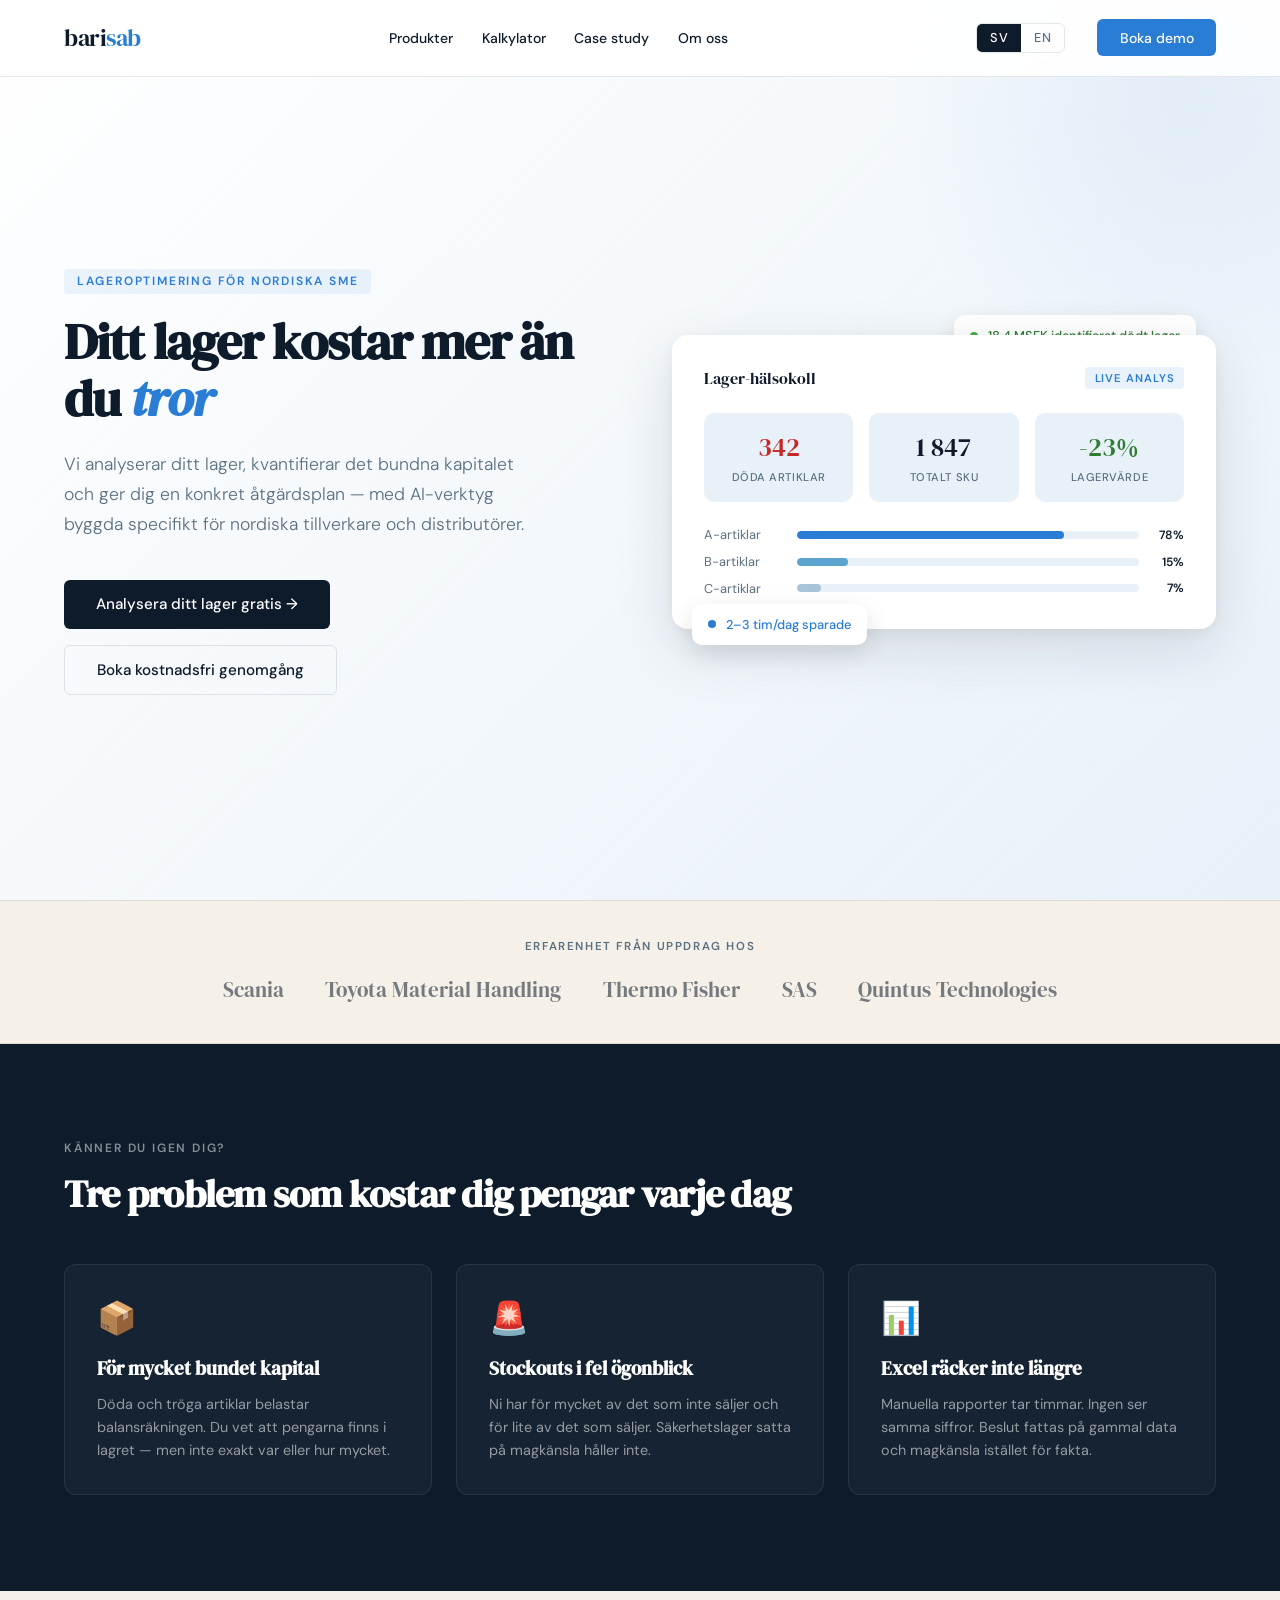
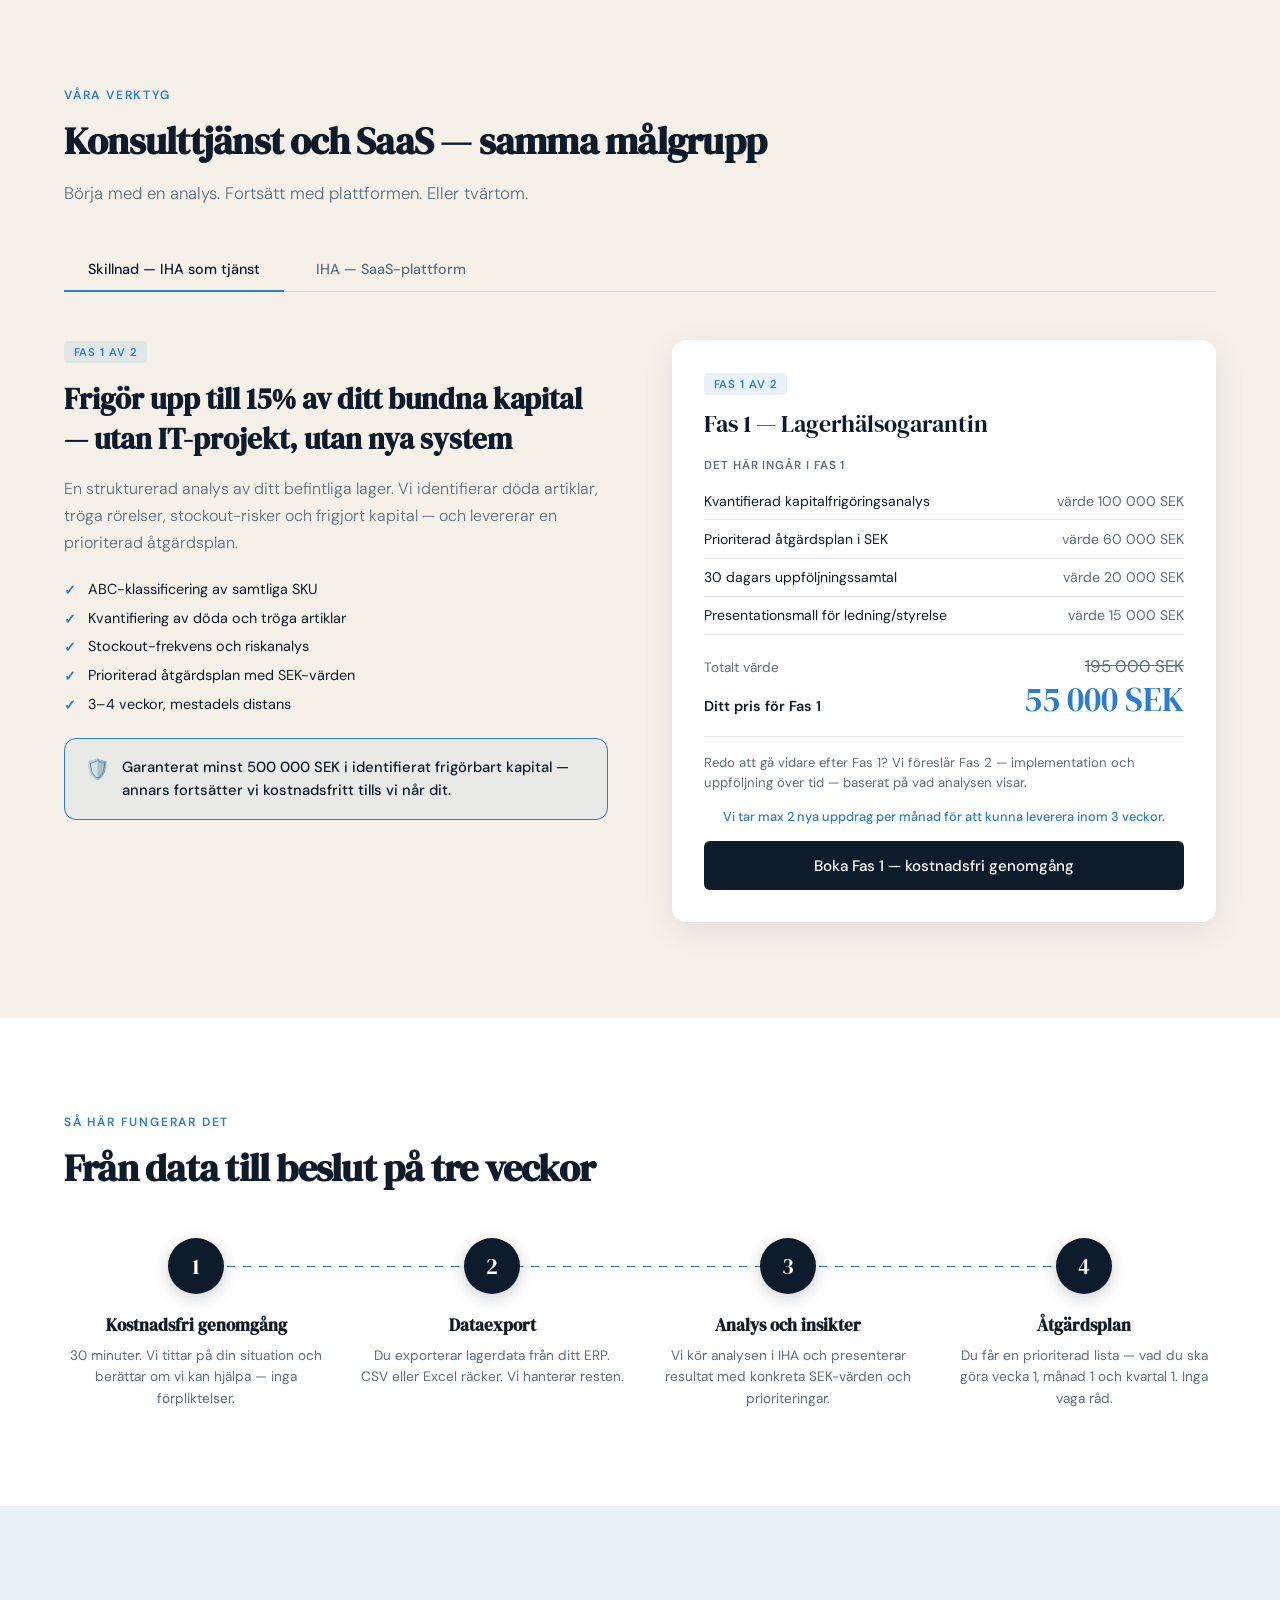
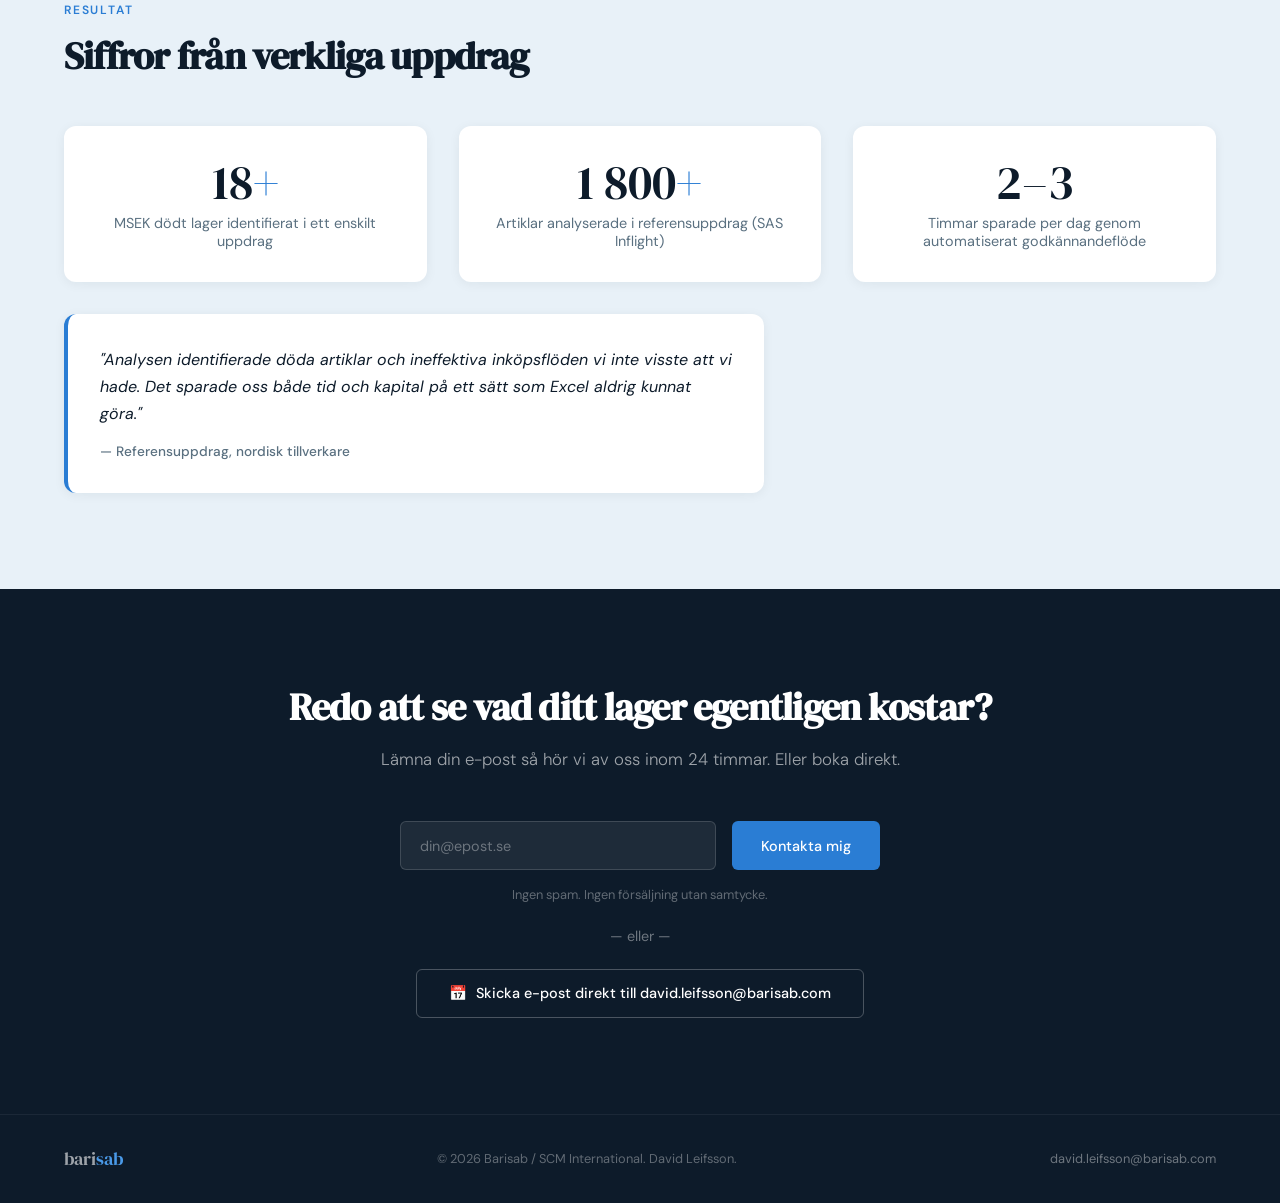
<file: index.html>
<!DOCTYPE html>
<html lang="sv">
<head>
<meta charset="UTF-8">
<meta name="viewport" content="width=device-width, initial-scale=1.0">
<title>Lageroptimering & analys av dött lager för SME | IHA – Barisab</title>
<meta name="description" content="IHA visar vad ditt lager kostar dig – dött och trögt lager, stockout-risk och ABC-analys på minuter. Analysverktyg och supply chain-konsult för nordiska SME. Gratis provperiod.">
<link rel="canonical" href="https://barisab.com/">
<meta name="robots" content="index, follow">
<meta name="author" content="Barisab / SCM International">
<meta property="og:type" content="website">
<meta property="og:site_name" content="Barisab">
<meta property="og:locale" content="sv_SE">
<meta property="og:title" content="Vad kostar ditt lager dig? | IHA – Inventory Health Assessment">
<meta property="og:description" content="IHA analyserar din lagerdata och visar dött/trögt lager, stockout-risk och bundet kapital – på minuter. Gratis provperiod.">
<meta property="og:url" content="https://barisab.com/">
<meta property="og:image" content="https://barisab.com/og-image.png">
<meta property="og:image:width" content="1200">
<meta property="og:image:height" content="630">
<meta name="twitter:card" content="summary_large_image">
<meta name="twitter:title" content="Vad kostar ditt lager dig? | IHA – Barisab">
<meta name="twitter:description" content="Dött lager, stockout-risk och bundet kapital – analyserat på minuter.">
<meta name="twitter:image" content="https://barisab.com/og-image.png">
<link rel="icon" type="image/svg+xml" href="/favicon.svg">
<link rel="apple-touch-icon" href="/apple-touch-icon.png">
<script type="application/ld+json">
{
  "@context": "https://schema.org",
  "@graph": [
    {
      "@type": "Organization",
      "@id": "https://barisab.com/#org",
      "name": "Barisab",
      "alternateName": "SCM International",
      "url": "https://barisab.com/",
      "email": "david.leifsson@barisab.com",
      "logo": "https://barisab.com/apple-touch-icon.png",
      "image": "https://barisab.com/og-image.png",
      "description": "Lageroptimering och supply chain-rådgivning för nordiska SME-tillverkare och distributörer.",
      "founder": { "@type": "Person", "name": "David Leifsson" },
      "areaServed": ["SE", "NO", "DK", "FI"],
      "address": { "@type": "PostalAddress", "addressLocality": "Västerås", "addressCountry": "SE" }
    },
    {
      "@type": "SoftwareApplication",
      "name": "IHA – Inventory Health Assessment",
      "applicationCategory": "BusinessApplication",
      "operatingSystem": "Web",
      "url": "https://barisab.com/",
      "description": "SaaS som analyserar lagerdata och identifierar dött och trögt lager, stockout-risk, ABC-klassificering och bundet kapital.",
      "offers": [
        { "@type": "Offer", "name": "Premium Core", "price": "199", "priceCurrency": "EUR" },
        { "@type": "Offer", "name": "Premium Advance", "price": "399", "priceCurrency": "EUR" }
      ],
      "publisher": { "@id": "https://barisab.com/#org" }
    },
    {
      "@type": "ProfessionalService",
      "name": "Barisab – Supply chain- och lagerkonsult",
      "url": "https://barisab.com/",
      "description": "Inventory Health Assessment som konsulttjänst samt Fractional Head of Supply Chain för nordiska SME.",
      "provider": { "@id": "https://barisab.com/#org" },
      "areaServed": ["SE", "NO", "DK", "FI"],
      "serviceType": "Supply chain- och lageroptimering"
    }
  ]
}
</script>
<link rel="preconnect" href="https://fonts.googleapis.com">
<link href="https://fonts.googleapis.com/css2?family=DM+Serif+Display:ital@0;1&family=DM+Sans:wght@300;400;500;600&display=swap" rel="stylesheet">
<link rel="stylesheet" href="css/style.css">
<style>
  /* ── HERO ── */
  .hero {
    min-height: 100vh;
    display: grid;
    grid-template-columns: 1fr 1fr;
    align-items: center;
    padding: 8rem 4rem 4rem;
    gap: 4rem;
    background: linear-gradient(135deg, var(--white) 0%, var(--ice) 100%);
    position: relative;
    overflow: hidden;
  }
  .hero::before {
    content: '';
    position: absolute; top: -200px; right: -200px;
    width: 600px; height: 600px;
    background: radial-gradient(circle, rgba(42,125,212,0.08) 0%, transparent 70%);
    pointer-events: none;
  }
  .hero h1 {
    font-family: 'DM Serif Display', serif;
    font-size: clamp(2.4rem, 4vw, 3.6rem);
    line-height: 1.1;
    letter-spacing: -0.02em;
    color: var(--navy);
    margin-bottom: 1.5rem;
  }
  .hero h1 em { font-style: italic; color: var(--accent); }
  .hero-sub {
    font-size: 1.1rem;
    line-height: 1.7;
    color: var(--muted);
    max-width: 480px;
    margin-bottom: 2.5rem;
    font-weight: 300;
  }
  .hero-actions { display: flex; gap: 1rem; flex-wrap: wrap; }

  /* hero visual */
  .hero-visual {
    position: relative;
    animation: fadeInUp 0.8s ease 0.3s both;
  }
  .dashboard-card {
    background: white;
    border-radius: 16px;
    box-shadow: 0 20px 60px rgba(13,27,42,0.12), 0 4px 16px rgba(13,27,42,0.06);
    padding: 2rem;
    position: relative;
  }
  .card-header {
    display: flex; align-items: center; justify-content: space-between;
    margin-bottom: 1.5rem;
  }
  .card-title {
    font-family: 'DM Serif Display', serif;
    font-size: 1rem;
    color: var(--navy);
  }
  .metric-row {
    display: grid; grid-template-columns: 1fr 1fr 1fr;
    gap: 1rem; margin-bottom: 1.5rem;
  }
  .metric {
    background: var(--ice);
    border-radius: 10px;
    padding: 1rem;
    text-align: center;
  }
  .metric-val {
    font-family: 'DM Serif Display', serif;
    font-size: 1.6rem;
    color: var(--navy);
    display: block;
  }
  .metric-label {
    font-size: 0.7rem; color: var(--muted);
    font-weight: 500; letter-spacing: 0.05em;
    text-transform: uppercase;
  }
  .metric-val.red { color: #C62828; }
  .metric-val.green { color: #2E7D32; }

  .bar-list { display: flex; flex-direction: column; gap: 0.6rem; }
  .bar-item { display: flex; align-items: center; gap: 0.8rem; }
  .bar-label { font-size: 0.8rem; color: var(--muted); min-width: 80px; }
  .bar-track {
    flex: 1; height: 8px;
    background: var(--ice); border-radius: 4px; overflow: hidden;
  }
  .bar-fill {
    height: 100%; border-radius: 4px;
    animation: barGrow 1.2s ease 0.8s both;
  }
  .bar-fill.a { background: var(--accent); width: 78%; }
  .bar-fill.b { background: #5BA4CF; width: 15%; }
  .bar-fill.c { background: #A8C4D8; width: 7%; }
  .bar-pct { font-size: 0.75rem; font-weight: 600; color: var(--navy); min-width: 32px; text-align: right; }

  .floating-badge {
    position: absolute;
    background: white;
    border-radius: 10px;
    box-shadow: 0 8px 24px rgba(13,27,42,0.12);
    padding: 0.75rem 1rem;
    display: flex; align-items: center; gap: 0.6rem;
    font-size: 0.8rem; font-weight: 500;
    animation: float 3s ease-in-out infinite;
  }
  .floating-badge.top { top: -20px; right: 20px; color: #2E7D32; }
  .floating-badge.bottom { bottom: -16px; left: 20px; color: var(--accent); }
  .dot { width: 8px; height: 8px; border-radius: 50%; }
  .dot-green { background: #4CAF50; }
  .dot-blue { background: var(--accent); }

  /* ── PROBLEMS ── */
  .problems { background: var(--navy); }
  .problems .section-label { color: rgba(255,255,255,0.5); }
  .problems .section-title { color: white; }
  .problems .section-sub { color: rgba(255,255,255,0.6); }
  .problem-grid {
    display: grid; grid-template-columns: repeat(3, 1fr);
    gap: 1.5rem; margin-top: 3rem;
  }
  .problem-card {
    background: rgba(255,255,255,0.04);
    border: 1px solid rgba(255,255,255,0.08);
    border-radius: 12px;
    padding: 2rem;
    transition: background 0.2s;
  }
  .problem-card:hover { background: rgba(255,255,255,0.07); }
  .problem-icon { font-size: 2rem; margin-bottom: 1rem; }
  .problem-card h3 {
    font-family: 'DM Serif Display', serif;
    font-size: 1.2rem; color: white;
    margin-bottom: 0.75rem;
  }
  .problem-card p { font-size: 0.9rem; color: rgba(255,255,255,0.55); line-height: 1.6; }

  /* ── PRODUCTS ── */
  .products { background: var(--warm); }
  .product-tabs {
    display: flex; gap: 0.5rem;
    margin-bottom: 3rem; margin-top: 2.5rem;
    border-bottom: 1px solid var(--border);
    padding-bottom: 0;
  }
  .tab-btn {
    padding: 0.75rem 1.5rem;
    font-family: 'DM Sans', sans-serif;
    font-size: 0.9rem; font-weight: 500;
    cursor: pointer; border: none;
    background: transparent;
    color: var(--muted);
    border-bottom: 2px solid transparent;
    margin-bottom: -1px;
    transition: all 0.2s;
  }
  .tab-btn.active {
    color: var(--navy);
    border-bottom-color: var(--accent);
  }
  .tab-content { display: none; }
  .tab-content.active { display: grid; grid-template-columns: 1fr 1fr; gap: 4rem; align-items: start; }
  .product-desc h3 {
    font-family: 'DM Serif Display', serif;
    font-size: 1.8rem; color: var(--navy);
    margin-bottom: 1rem;
  }
  .product-desc p { color: var(--muted); line-height: 1.7; margin-bottom: 1.5rem; font-weight: 300; }
  .feature-list { list-style: none; display: flex; flex-direction: column; gap: 0.6rem; }
  .feature-list li {
    display: flex; align-items: flex-start; gap: 0.75rem;
    font-size: 0.9rem; color: var(--text);
  }
  .feature-list li::before {
    content: '✓';
    color: var(--accent); font-weight: 700;
    margin-top: 1px; flex-shrink: 0;
  }
  .product-price-card {
    background: white;
    border-radius: 14px;
    box-shadow: 0 8px 32px rgba(13,27,42,0.08);
    padding: 2rem;
  }
  .price-tier {
    padding: 1.2rem;
    border-radius: 10px;
    margin-bottom: 1rem;
    border: 1.5px solid var(--border);
    cursor: pointer;
    transition: all 0.2s;
  }
  .price-tier:hover { border-color: var(--accent); }
  .price-tier.featured {
    border-color: var(--accent);
    background: rgba(42,125,212,0.04);
  }
  .tier-header { display: flex; justify-content: space-between; align-items: center; margin-bottom: 0.4rem; }
  .tier-name { font-weight: 600; font-size: 0.9rem; color: var(--navy); }
  .tier-price { font-family: 'DM Serif Display', serif; font-size: 1.2rem; color: var(--navy); }
  .tier-price span { font-family: 'DM Sans', sans-serif; font-size: 0.75rem; color: var(--muted); }
  .tier-desc { font-size: 0.8rem; color: var(--muted); }

  /* ── HOW IT WORKS ── */
  .how { background: white; }
  .steps {
    display: grid; grid-template-columns: repeat(4, 1fr);
    gap: 2rem; margin-top: 3rem;
    position: relative;
  }
  .steps::before {
    content: '';
    position: absolute;
    top: 28px; left: 10%; right: 10%;
    height: 1px;
    background: repeating-linear-gradient(90deg, var(--accent) 0, var(--accent) 8px, transparent 8px, transparent 16px);
    z-index: 0;
  }
  .step { text-align: center; position: relative; z-index: 1; }
  .step-num {
    width: 56px; height: 56px;
    background: var(--navy);
    color: white;
    border-radius: 50%;
    display: flex; align-items: center; justify-content: center;
    font-family: 'DM Serif Display', serif;
    font-size: 1.4rem;
    margin: 0 auto 1.2rem;
    box-shadow: 0 4px 16px rgba(13,27,42,0.2);
  }
  .step h4 {
    font-family: 'DM Serif Display', serif;
    font-size: 1.05rem; color: var(--navy);
    margin-bottom: 0.5rem;
  }
  .step p { font-size: 0.85rem; color: var(--muted); line-height: 1.6; }

  /* ── SOCIAL PROOF ── */
  .proof { background: var(--ice); }
  .proof-grid { display: grid; grid-template-columns: repeat(3, 1fr); gap: 2rem; margin-top: 3rem; }
  .proof-stat {
    text-align: center; padding: 2rem;
    background: white; border-radius: 12px;
    box-shadow: 0 2px 12px rgba(13,27,42,0.06);
  }
  .proof-stat .num {
    font-family: 'DM Serif Display', serif;
    font-size: 3rem; color: var(--navy);
    display: block; line-height: 1;
    margin-bottom: 0.5rem;
  }
  .proof-stat .num span { color: var(--accent); }
  .proof-stat p { font-size: 0.9rem; color: var(--muted); }
  .case-note {
    background: white;
    border-radius: 12px;
    padding: 2rem;
    margin-top: 2rem;
    border-left: 4px solid var(--accent);
    box-shadow: 0 2px 12px rgba(13,27,42,0.06);
    max-width: 700px;
  }
  .case-note p {
    font-size: 1rem; line-height: 1.7;
    color: var(--text); font-style: italic;
    margin-bottom: 0.75rem;
  }
  .case-note cite { font-size: 0.85rem; color: var(--muted); font-style: normal; font-weight: 500; }

  /* ── CTA / CONTACT ── */
  .cta-section {
    background: var(--navy);
    text-align: center;
    padding: 6rem 4rem;
  }
  .cta-section .section-title { color: white; margin: 0 auto 1rem; }
  .cta-section .section-sub { color: rgba(255,255,255,0.6); margin: 0 auto 3rem; }
  .cta-form {
    display: flex; gap: 1rem;
    max-width: 480px; margin: 0 auto 1rem;
    flex-wrap: wrap; justify-content: center;
  }
  .cta-form input {
    flex: 1; min-width: 220px;
    padding: 0.9rem 1.2rem;
    border: 1.5px solid rgba(255,255,255,0.15);
    background: rgba(255,255,255,0.07);
    color: white;
    border-radius: 6px;
    font-family: 'DM Sans', sans-serif;
    font-size: 0.9rem;
    outline: none;
    transition: border-color 0.2s;
  }
  .cta-form input::placeholder { color: rgba(255,255,255,0.35); }
  .cta-form input:focus { border-color: var(--accent-light); }
  .cta-form button {
    padding: 0.9rem 1.8rem;
    background: var(--accent);
    color: white; border: none;
    border-radius: 6px;
    font-family: 'DM Sans', sans-serif;
    font-size: 0.9rem; font-weight: 500;
    cursor: pointer;
    transition: background 0.2s;
    white-space: nowrap;
  }
  .cta-form button:hover { background: var(--accent-light); }
  .cta-note { font-size: 0.8rem; color: rgba(255,255,255,0.35); }
  .or-divider { color: rgba(255,255,255,0.4); margin: 1.5rem 0; font-size: 0.9rem; }
  .calendar-btn {
    display: inline-flex; align-items: center; gap: 0.6rem;
    padding: 0.9rem 2rem;
    border: 1.5px solid rgba(255,255,255,0.25);
    color: white; border-radius: 6px;
    font-family: 'DM Sans', sans-serif;
    font-size: 0.9rem; font-weight: 500;
    cursor: pointer; background: transparent;
    transition: all 0.2s; text-decoration: none;
  }
  .calendar-btn:hover { border-color: white; }

  .hero-left { animation: fadeInUp 0.7s ease both; }

  /* ── RESPONSIV ── */
  @media (max-width: 900px) {
    .hero { grid-template-columns: 1fr; padding: 7rem 1.5rem 3rem; }
    .hero-visual { display: none; }
    .problem-grid, .proof-grid { grid-template-columns: 1fr; }
    .steps { grid-template-columns: 1fr 1fr; }
    .steps::before { display: none; }
    .tab-content.active { grid-template-columns: 1fr; }
  }
</style>
</head>
<body>

<!-- NAV -->
<nav>
  <a href="index.html" class="nav-logo">bari<span>sab</span></a>
  <div class="nav-links">
    <a href="index.html#products" data-sv="Produkter" data-en="Products">Produkter</a>
    <a href="kalkylator.html" data-sv="Kalkylator" data-en="Calculator">Kalkylator</a>
    <a href="case-study.html" data-sv="Case study" data-en="Case study">Case study</a>
    <a href="om-oss.html" data-sv="Om oss" data-en="About">Om oss</a>
  </div>
  <div class="nav-right">
    <div class="lang-toggle">
      <button class="lang-btn active" onclick="setLang('sv')" id="btn-sv">SV</button>
      <button class="lang-btn" onclick="setLang('en')" id="btn-en">EN</button>
    </div>
    <a href="https://calendly.com/david-leifsson-barisab/30min" target="_blank" rel="noopener" class="nav-cta" data-sv="Boka demo" data-en="Book demo">Boka demo</a>
  </div>
</nav>

<!-- HERO -->
<section class="hero">
  <div class="hero-left">
    <span class="hero-eyebrow" data-sv="Lageroptimering för nordiska SME" data-en="Inventory optimization for Nordic SMEs">Lageroptimering för nordiska SME</span>
    <h1 data-sv="Ditt lager kostar mer än du <em>tror</em>" data-en="Your inventory costs more than you <em>think</em>">Ditt lager kostar mer än du <em>tror</em></h1>
    <p class="hero-sub" data-sv="Vi analyserar ditt lager, kvantifierar det bundna kapitalet och ger dig en konkret åtgärdsplan — med AI-verktyg byggda specifikt för nordiska tillverkare och distributörer." data-en="We analyze your inventory, quantify tied-up capital and give you a concrete action plan — with AI tools built specifically for Nordic manufacturers and distributors.">Vi analyserar ditt lager, kvantifierar det bundna kapitalet och ger dig en konkret åtgärdsplan — med AI-verktyg byggda specifikt för nordiska tillverkare och distributörer.</p>
    <div class="hero-actions">
      <a href="https://iha-saas-dbjs4i4w48rg7cgc48zghs.streamlit.app/" target="_blank" rel="noopener" class="btn-primary" data-sv="Analysera ditt lager gratis →" data-en="Analyze your inventory free →">Analysera ditt lager gratis →</a>
      <a href="https://calendly.com/david-leifsson-barisab/30min" target="_blank" rel="noopener" class="btn-secondary" data-sv="Boka kostnadsfri genomgång" data-en="Book a free review">Boka kostnadsfri genomgång</a>
    </div>
  </div>
  <div class="hero-visual">
    <div class="floating-badge top">
      <div class="dot dot-green"></div>
      <span data-sv="18,4 MSEK identifierat dödt lager" data-en="18.4 MSEK dead stock identified">18,4 MSEK identifierat dödt lager</span>
    </div>
    <div class="dashboard-card">
      <div class="card-header">
        <span class="card-title" data-sv="Lager-hälsokoll" data-en="Inventory Health Check">Lager-hälsokoll</span>
        <span class="badge badge-blue" data-sv="Live analys" data-en="Live analysis">Live analys</span>
      </div>
      <div class="metric-row">
        <div class="metric">
          <span class="metric-val red">342</span>
          <span class="metric-label" data-sv="Döda artiklar" data-en="Dead items">Döda artiklar</span>
        </div>
        <div class="metric">
          <span class="metric-val">1 847</span>
          <span class="metric-label" data-sv="Totalt SKU" data-en="Total SKUs">Totalt SKU</span>
        </div>
        <div class="metric">
          <span class="metric-val green">-23%</span>
          <span class="metric-label" data-sv="Lagervärde" data-en="Stock value">Lagervärde</span>
        </div>
      </div>
      <div class="bar-list">
        <div class="bar-item">
          <span class="bar-label">A-artiklar</span>
          <div class="bar-track"><div class="bar-fill a"></div></div>
          <span class="bar-pct">78%</span>
        </div>
        <div class="bar-item">
          <span class="bar-label">B-artiklar</span>
          <div class="bar-track"><div class="bar-fill b"></div></div>
          <span class="bar-pct">15%</span>
        </div>
        <div class="bar-item">
          <span class="bar-label">C-artiklar</span>
          <div class="bar-track"><div class="bar-fill c"></div></div>
          <span class="bar-pct">7%</span>
        </div>
      </div>
    </div>
    <div class="floating-badge bottom">
      <div class="dot dot-blue"></div>
      <span data-sv="2–3 tim/dag sparade" data-en="2–3 hrs/day saved">2–3 tim/dag sparade</span>
    </div>
  </div>
</section>

<!-- TRUST BAR — experience from assignments -->
<section style="background:var(--warm);padding:2.4rem 2rem;border-top:1px solid var(--border);border-bottom:1px solid var(--border)">
  <p style="text-align:center;font-size:0.72rem;font-weight:600;letter-spacing:0.14em;text-transform:uppercase;color:var(--muted);margin:0 0 1.3rem" data-sv="Erfarenhet från uppdrag hos" data-en="Experience from assignments at">Erfarenhet från uppdrag hos</p>
  <div style="display:flex;flex-wrap:wrap;justify-content:center;align-items:center;gap:1.1rem 2.6rem;max-width:940px;margin:0 auto">
    <span style="font-family:'DM Serif Display',serif;font-size:1.3rem;color:var(--navy);opacity:0.55;white-space:nowrap">Scania</span>
    <span style="font-family:'DM Serif Display',serif;font-size:1.3rem;color:var(--navy);opacity:0.55;white-space:nowrap">Toyota Material Handling</span>
    <span style="font-family:'DM Serif Display',serif;font-size:1.3rem;color:var(--navy);opacity:0.55;white-space:nowrap">Thermo Fisher</span>
    <span style="font-family:'DM Serif Display',serif;font-size:1.3rem;color:var(--navy);opacity:0.55;white-space:nowrap">SAS</span>
    <span style="font-family:'DM Serif Display',serif;font-size:1.3rem;color:var(--navy);opacity:0.55;white-space:nowrap">Quintus Technologies</span>
  </div>
</section>

<!-- PROBLEMS -->
<section class="problems">
  <div class="section-label" data-sv="Känner du igen dig?" data-en="Sound familiar?">Känner du igen dig?</div>
  <h2 class="section-title" data-sv="Tre problem som kostar dig pengar varje dag" data-en="Three problems costing you money every day">Tre problem som kostar dig pengar varje dag</h2>
  <div class="problem-grid">
    <div class="problem-card">
      <div class="problem-icon">📦</div>
      <h3 data-sv="För mycket bundet kapital" data-en="Too much tied-up capital">För mycket bundet kapital</h3>
      <p data-sv="Döda och tröga artiklar belastar balansräkningen. Du vet att pengarna finns i lagret — men inte exakt var eller hur mycket." data-en="Dead and slow-moving items burden your balance sheet. You know the money is in the inventory — but not exactly where or how much.">Döda och tröga artiklar belastar balansräkningen. Du vet att pengarna finns i lagret — men inte exakt var eller hur mycket.</p>
    </div>
    <div class="problem-card">
      <div class="problem-icon">🚨</div>
      <h3 data-sv="Stockouts i fel ögonblick" data-en="Stockouts at the wrong moment">Stockouts i fel ögonblick</h3>
      <p data-sv="Ni har för mycket av det som inte säljer och för lite av det som säljer. Säkerhetslager satta på magkänsla håller inte." data-en="You have too much of what doesn't sell and too little of what does. Safety stock set on gut feeling doesn't hold up.">Ni har för mycket av det som inte säljer och för lite av det som säljer. Säkerhetslager satta på magkänsla håller inte.</p>
    </div>
    <div class="problem-card">
      <div class="problem-icon">📊</div>
      <h3 data-sv="Excel räcker inte längre" data-en="Excel isn't enough anymore">Excel räcker inte längre</h3>
      <p data-sv="Manuella rapporter tar timmar. Ingen ser samma siffror. Beslut fattas på gammal data och magkänsla istället för fakta." data-en="Manual reports take hours. No one sees the same numbers. Decisions are made on old data and gut feel instead of facts.">Manuella rapporter tar timmar. Ingen ser samma siffror. Beslut fattas på gammal data och magkänsla istället för fakta.</p>
    </div>
  </div>
</section>

<!-- PRODUCTS -->
<section class="products" id="products">
  <div class="section-label" data-sv="Våra verktyg" data-en="Our tools">Våra verktyg</div>
  <h2 class="section-title" data-sv="Konsulttjänst och SaaS — samma målgrupp" data-en="Consulting service and SaaS — same target">Konsulttjänst och SaaS — samma målgrupp</h2>
  <p class="section-sub" data-sv="Börja med en analys. Fortsätt med plattformen. Eller tvärtom." data-en="Start with an analysis. Continue with the platform. Or the other way around.">Börja med en analys. Fortsätt med plattformen. Eller tvärtom.</p>

  <div class="product-tabs">
    <button class="tab-btn active" onclick="switchTab('skillnad')" data-sv="Skillnad — IHA som tjänst" data-en="Skillnad — IHA as a service">Skillnad — IHA som tjänst</button>
    <button class="tab-btn" onclick="switchTab('iha')" data-sv="IHA — SaaS-plattform" data-en="IHA — SaaS Platform">IHA — SaaS-plattform</button>
  </div>

  <div class="tab-content active" id="tab-skillnad">
    <div class="product-desc">
      <span class="badge badge-blue" style="margin-bottom:1rem;display:inline-block" data-sv="FAS 1 AV 2" data-en="PHASE 1 OF 2">FAS 1 AV 2</span>
      <h3 data-sv="Frigör upp till 15% av ditt bundna kapital — utan IT-projekt, utan nya system" data-en="Free up to 15% of your tied-up capital — no IT project, no new systems">Frigör upp till 15% av ditt bundna kapital — utan IT-projekt, utan nya system</h3>
      <p data-sv="En strukturerad analys av ditt befintliga lager. Vi identifierar döda artiklar, tröga rörelser, stockout-risker och frigjort kapital — och levererar en prioriterad åtgärdsplan." data-en="A structured analysis of your existing inventory. We identify dead items, slow movers, stockout risks and released capital — and deliver a prioritized action plan.">En strukturerad analys av ditt befintliga lager. Vi identifierar döda artiklar, tröga rörelser, stockout-risker och frigjort kapital — och levererar en prioriterad åtgärdsplan.</p>
      <ul class="feature-list">
        <li data-sv="ABC-klassificering av samtliga SKU" data-en="ABC classification of all SKUs">ABC-klassificering av samtliga SKU</li>
        <li data-sv="Kvantifiering av döda och tröga artiklar" data-en="Quantification of dead and slow-moving items">Kvantifiering av döda och tröga artiklar</li>
        <li data-sv="Stockout-frekvens och riskanalys" data-en="Stockout frequency and risk analysis">Stockout-frekvens och riskanalys</li>
        <li data-sv="Prioriterad åtgärdsplan med SEK-värden" data-en="Prioritized action plan with SEK values">Prioriterad åtgärdsplan med SEK-värden</li>
        <li data-sv="3–4 veckor, mestadels distans" data-en="3–4 weeks, mostly remote">3–4 veckor, mestadels distans</li>
      </ul>
      <div style="margin-top:1.5rem;background:rgba(42,125,212,0.06);border:1.5px solid var(--accent);border-radius:12px;padding:1.1rem 1.25rem;display:flex;gap:0.75rem;align-items:flex-start">
        <span style="font-size:1.25rem;line-height:1.3">🛡️</span>
        <p style="font-size:0.92rem;line-height:1.55;color:var(--navy);font-weight:500;margin:0" data-sv="Garanterat minst 500 000 SEK i identifierat frigörbart kapital — annars fortsätter vi kostnadsfritt tills vi når dit." data-en="Guaranteed at least 500,000 SEK in identified releasable capital — otherwise we continue free of charge until we get there.">Garanterat minst 500 000 SEK i identifierat frigörbart kapital — annars fortsätter vi kostnadsfritt tills vi når dit.</p>
      </div>
    </div>
    <div class="product-price-card">
      <div style="margin-bottom:0.9rem">
        <span class="badge badge-blue" data-sv="Fas 1 av 2" data-en="Phase 1 of 2">Fas 1 av 2</span>
      </div>
      <div class="tier-header" style="margin-bottom:1.1rem">
        <span style="font-family:'DM Serif Display',serif;font-size:1.5rem;color:var(--navy)" data-sv="Fas 1 — Lagerhälsogarantin" data-en="Phase 1 — The Inventory Health Guarantee">Fas 1 — Lagerhälsogarantin</span>
      </div>
      <div style="font-size:0.72rem;font-weight:600;letter-spacing:0.08em;text-transform:uppercase;color:var(--muted);margin-bottom:0.6rem" data-sv="Det här ingår i Fas 1" data-en="What's included in Phase 1">Det här ingår i Fas 1</div>
      <div style="margin-bottom:1.25rem">
        <div style="display:flex;justify-content:space-between;gap:1rem;padding:0.6rem 0;border-bottom:1px solid var(--border);font-size:0.875rem">
          <span style="color:var(--navy)" data-sv="Kvantifierad kapitalfrigöringsanalys" data-en="Quantified capital-release analysis">Kvantifierad kapitalfrigöringsanalys</span>
          <span style="color:var(--muted);white-space:nowrap" data-sv="värde 100 000 SEK" data-en="value 100,000 SEK">värde 100 000 SEK</span>
        </div>
        <div style="display:flex;justify-content:space-between;gap:1rem;padding:0.6rem 0;border-bottom:1px solid var(--border);font-size:0.875rem">
          <span style="color:var(--navy)" data-sv="Prioriterad åtgärdsplan i SEK" data-en="Prioritized action plan in SEK">Prioriterad åtgärdsplan i SEK</span>
          <span style="color:var(--muted);white-space:nowrap" data-sv="värde 60 000 SEK" data-en="value 60,000 SEK">värde 60 000 SEK</span>
        </div>
        <div style="display:flex;justify-content:space-between;gap:1rem;padding:0.6rem 0;border-bottom:1px solid var(--border);font-size:0.875rem">
          <span style="color:var(--navy)" data-sv="30 dagars uppföljningssamtal" data-en="30-day follow-up call">30 dagars uppföljningssamtal</span>
          <span style="color:var(--muted);white-space:nowrap" data-sv="värde 20 000 SEK" data-en="value 20,000 SEK">värde 20 000 SEK</span>
        </div>
        <div style="display:flex;justify-content:space-between;gap:1rem;padding:0.6rem 0;border-bottom:1px solid var(--border);font-size:0.875rem">
          <span style="color:var(--navy)" data-sv="Presentationsmall för ledning/styrelse" data-en="Presentation template for management/board">Presentationsmall för ledning/styrelse</span>
          <span style="color:var(--muted);white-space:nowrap" data-sv="värde 15 000 SEK" data-en="value 15,000 SEK">värde 15 000 SEK</span>
        </div>
      </div>
      <div style="display:flex;align-items:baseline;justify-content:space-between;gap:1rem;margin-bottom:0.35rem">
        <span style="font-size:0.85rem;color:var(--muted)" data-sv="Totalt värde" data-en="Total value">Totalt värde</span>
        <span style="font-size:1.05rem;color:var(--muted);text-decoration:line-through">195 000 SEK</span>
      </div>
      <div style="display:flex;align-items:baseline;justify-content:space-between;gap:1rem;margin-bottom:1.25rem">
        <span style="font-size:0.9rem;color:var(--navy);font-weight:600" data-sv="Ditt pris för Fas 1" data-en="Your price for Phase 1">Ditt pris för Fas 1</span>
        <span style="font-family:'DM Serif Display',serif;font-size:2.1rem;color:var(--accent);line-height:1">55 000 SEK</span>
      </div>
      <p style="font-size:0.82rem;color:var(--muted);line-height:1.5;margin:0 0 1rem;padding-top:1rem;border-top:1px solid var(--border)" data-sv="Redo att gå vidare efter Fas 1? Vi föreslår Fas 2 — implementation och uppföljning över tid — baserat på vad analysen visar." data-en="Ready to go further after Phase 1? We propose Phase 2 — implementation and follow-up over time — based on what the analysis shows.">Redo att gå vidare efter Fas 1? Vi föreslår Fas 2 — implementation och uppföljning över tid — baserat på vad analysen visar.</p>
      <p style="font-size:0.8rem;color:var(--accent);font-weight:500;line-height:1.45;margin:0 0 0.9rem;text-align:center" data-sv="Vi tar max 2 nya uppdrag per månad för att kunna leverera inom 3 veckor." data-en="We take on max 2 new engagements per month to be able to deliver within 3 weeks.">Vi tar max 2 nya uppdrag per månad för att kunna leverera inom 3 veckor.</p>
      <a href="https://calendly.com/david-leifsson-barisab/30min" target="_blank" rel="noopener" class="btn-primary" style="width:100%;text-align:center;display:block" data-sv="Boka Fas 1 — kostnadsfri genomgång" data-en="Book Phase 1 — free review">Boka Fas 1 — kostnadsfri genomgång</a>
    </div>
  </div>

  <div class="tab-content" id="tab-iha">
    <div class="product-desc">
      <span class="badge badge-blue" style="margin-bottom:1rem;display:inline-block" data-sv="SJÄLVSERVICE — LÖPANDE" data-en="SELF-SERVICE — ONGOING">SJÄLVSERVICE — LÖPANDE</span>
      <h3 data-sv="Kör samma lagerhälsoanalys själv — på minuter, inte veckor" data-en="Run the same inventory health analysis yourself — in minutes, not weeks">Kör samma lagerhälsoanalys själv — på minuter, inte veckor</h3>
      <p data-sv="IHA är en SaaS-plattform för nordiska SME-tillverkare och distributörer. Du laddar upp din lagerexport, IHA analyserar den halvautomatiskt och du får färdiga insikter och en åtgärdsplan på minuter — utan IT-projekt." data-en="IHA is a SaaS platform for Nordic SME manufacturers and distributors. You upload your inventory export, IHA analyzes it semi-automatically, and you get ready insights and an action plan in minutes — no IT project required.">IHA är en SaaS-plattform för nordiska SME-tillverkare och distributörer. Du laddar upp din lagerexport, IHA analyserar den halvautomatiskt och du får färdiga insikter och en åtgärdsplan på minuter — utan IT-projekt.</p>
      <ul class="feature-list">
        <li data-sv="Import av Excel/CSV — en eller flera filer" data-en="Import Excel/CSV — single or multiple files">Import av Excel/CSV — en eller flera filer</li>
        <li data-sv="ABC, DOS, döda artiklar och stockout-analys" data-en="ABC, DOS, dead stock and stockout analysis">ABC, DOS, döda artiklar och stockout-analys</li>
        <li data-sv="AI-skrivna rapporter — PowerPoint, Excel och 1-sidig PDF" data-en="AI-written reports — PowerPoint, Excel and 1-page PDF">AI-skrivna rapporter — PowerPoint, Excel och 1-sidig PDF</li>
        <li data-sv="Läser export från Visma, Monitor, Pyramid, Navision" data-en="Reads exports from Visma, Monitor, Pyramid, Navision">Läser export från Visma, Monitor, Pyramid, Navision</li>
        <li data-sv="Halvautomatiskt idag — på väg mot full automatisering" data-en="Semi-automatic today — moving toward full automation">Halvautomatiskt idag — på väg mot full automatisering</li>
      </ul>
      <div style="margin-top:1.5rem;background:rgba(42,125,212,0.06);border:1.5px solid var(--accent);border-radius:12px;padding:1.1rem 1.25rem;display:flex;gap:0.75rem;align-items:flex-start">
        <span style="font-size:1.25rem;line-height:1.3">✓</span>
        <p style="font-size:0.92rem;line-height:1.55;color:var(--navy);font-weight:500;margin:0" data-sv="Gratis provperiod utan kort. Ingen bindningstid — avsluta när du vill, direkt i appen." data-en="Free trial, no card. No lock-in — cancel anytime, right in the app.">Gratis provperiod utan kort. Ingen bindningstid — avsluta när du vill, direkt i appen.</p>
      </div>
    </div>
    <div class="product-price-card">
      <div style="margin-bottom:1rem">
        <span class="badge badge-blue" data-sv="Gratis provperiod — inget kort krävs" data-en="Free trial — no card required">Gratis provperiod — inget kort krävs</span>
      </div>
      <div style="display:flex;align-items:baseline;justify-content:space-between;gap:1rem;margin-bottom:0.35rem">
        <span style="font-size:0.85rem;color:var(--muted)" data-sv="Motsvarande konsultanalys (Fas 1)" data-en="Equivalent consulting analysis (Phase 1)">Motsvarande konsultanalys (Fas 1)</span>
        <span style="font-size:1.05rem;color:var(--muted);text-decoration:line-through">55 000 SEK</span>
      </div>
      <div style="display:flex;align-items:baseline;justify-content:space-between;gap:1rem;margin-bottom:0.5rem">
        <span style="font-size:0.9rem;color:var(--navy);font-weight:600" data-sv="Med IHA" data-en="With IHA">Med IHA</span>
        <span style="font-family:'DM Serif Display',serif;font-size:1.7rem;color:var(--accent);line-height:1" data-sv="från 199 €/mån" data-en="from €199/mo">från 199 €/mån</span>
      </div>
      <p style="font-size:0.8rem;color:var(--muted);line-height:1.5;margin:0 0 1.2rem" data-sv="Obegränsat antal analyser — kör den så ofta ditt lager förändras." data-en="Unlimited analyses — run it as often as your inventory changes.">Obegränsat antal analyser — kör den så ofta ditt lager förändras.</p>
      <p style="font-size:0.85rem;color:var(--muted);margin-bottom:1.2rem" data-sv="Båda planerna inkluderar de fullständiga AI-rapporterna (PowerPoint, Excel, PDF). Advance lägger till IHA Advisor-chatt och Memory." data-en="Both plans include the full AI reports (PowerPoint, Excel, PDF). Advance adds the IHA Advisor chat and Memory.">Båda planerna inkluderar de fullständiga AI-rapporterna (PowerPoint, Excel, PDF). Advance lägger till IHA Advisor-chatt och Memory.</p>
      <div class="price-tier featured">
        <div class="tier-header">
          <span class="tier-name">Premium Core ⭐</span>
          <span class="tier-price">199 <span data-sv="€/mån" data-en="€/mo">€/mån</span></span>
        </div>
        <div class="tier-desc" data-sv="Import, ABC/DOS/dead stock/stockout, AI-rapporter och full analyshistorik" data-en="Import, ABC/DOS/dead stock/stockout, AI reports and full analysis history">Import, ABC/DOS/dead stock/stockout, AI-rapporter och full analyshistorik</div>
      </div>
      <div class="price-tier">
        <div class="tier-header">
          <span class="tier-name">Premium Advance</span>
          <span class="tier-price">399 <span data-sv="€/mån" data-en="€/mo">€/mån</span></span>
        </div>
        <div class="tier-desc" data-sv="Allt i Core + IHA Advisor (AI-agentchatt) och Memory (noter, alerts & kontext mellan sessioner)" data-en="Everything in Core + IHA Advisor (AI agent chat) and Memory (notes, alerts & context across sessions)">Allt i Core + IHA Advisor (AI-agentchatt) och Memory (noter, alerts & kontext mellan sessioner)</div>
      </div>
      <a href="https://iha-saas-dbjs4i4w48rg7cgc48zghs.streamlit.app/" target="_blank" rel="noopener" class="btn-primary" style="width:100%;text-align:center;display:block;margin-top:0.5rem" data-sv="Analysera ditt lager gratis →" data-en="Analyze your inventory free →">Analysera ditt lager gratis →</a>
      <div class="founder-note" data-sv="✦ Säker återkommande betalning via Stripe — kortuppgifter lagras aldrig hos oss." data-en="✦ Secure recurring payment via Stripe — card details are never stored on our servers.">✦ Säker återkommande betalning via Stripe — kortuppgifter lagras aldrig hos oss.</div>
    </div>
  </div>
</section>

<!-- HOW IT WORKS -->
<section class="how">
  <div class="section-label" data-sv="Så här fungerar det" data-en="How it works">Så här fungerar det</div>
  <h2 class="section-title" data-sv="Från data till beslut på tre veckor" data-en="From data to decision in three weeks">Från data till beslut på tre veckor</h2>
  <div class="steps">
    <div class="step">
      <div class="step-num">1</div>
      <h4 data-sv="Kostnadsfri genomgång" data-en="Free review">Kostnadsfri genomgång</h4>
      <p data-sv="30 minuter. Vi tittar på din situation och berättar om vi kan hjälpa — inga förpliktelser." data-en="30 minutes. We look at your situation and tell you if we can help — no obligations.">30 minuter. Vi tittar på din situation och berättar om vi kan hjälpa — inga förpliktelser.</p>
    </div>
    <div class="step">
      <div class="step-num">2</div>
      <h4 data-sv="Dataexport" data-en="Data export">Dataexport</h4>
      <p data-sv="Du exporterar lagerdata från ditt ERP. CSV eller Excel räcker. Vi hanterar resten." data-en="You export inventory data from your ERP. CSV or Excel is enough. We handle the rest.">Du exporterar lagerdata från ditt ERP. CSV eller Excel räcker. Vi hanterar resten.</p>
    </div>
    <div class="step">
      <div class="step-num">3</div>
      <h4 data-sv="Analys och insikter" data-en="Analysis and insights">Analys och insikter</h4>
      <p data-sv="Vi kör analysen i IHA och presenterar resultat med konkreta SEK-värden och prioriteringar." data-en="We run the analysis in IHA and present results with concrete SEK values and priorities.">Vi kör analysen i IHA och presenterar resultat med konkreta SEK-värden och prioriteringar.</p>
    </div>
    <div class="step">
      <div class="step-num">4</div>
      <h4 data-sv="Åtgärdsplan" data-en="Action plan">Åtgärdsplan</h4>
      <p data-sv="Du får en prioriterad lista — vad du ska göra vecka 1, månad 1 och kvartal 1. Inga vaga råd." data-en="You get a prioritized list — what to do week 1, month 1 and quarter 1. No vague advice.">Du får en prioriterad lista — vad du ska göra vecka 1, månad 1 och kvartal 1. Inga vaga råd.</p>
    </div>
  </div>
</section>

<!-- PROOF -->
<section class="proof">
  <div class="section-label" data-sv="Resultat" data-en="Results">Resultat</div>
  <h2 class="section-title" data-sv="Siffror från verkliga uppdrag" data-en="Numbers from real assignments">Siffror från verkliga uppdrag</h2>
  <div class="proof-grid">
    <div class="proof-stat">
      <span class="num">18<span>+</span></span>
      <p data-sv="MSEK dödt lager identifierat i ett enskilt uppdrag" data-en="MSEK dead stock identified in a single assignment">MSEK dödt lager identifierat i ett enskilt uppdrag</p>
    </div>
    <div class="proof-stat">
      <span class="num">1 800<span>+</span></span>
      <p data-sv="Artiklar analyserade i referensuppdrag (SAS Inflight)" data-en="Items analyzed in reference assignment (SAS Inflight)">Artiklar analyserade i referensuppdrag (SAS Inflight)</p>
    </div>
    <div class="proof-stat">
      <span class="num">2–3</span>
      <p data-sv="Timmar sparade per dag genom automatiserat godkännandeflöde" data-en="Hours saved per day through automated approval workflow">Timmar sparade per dag genom automatiserat godkännandeflöde</p>
    </div>
  </div>
  <div class="case-note">
    <p data-sv="\"Analysen identifierade döda artiklar och ineffektiva inköpsflöden vi inte visste att vi hade. Det sparade oss både tid och kapital på ett sätt som Excel aldrig kunnat göra.\"" data-en="\"The analysis identified dead items and inefficient purchasing flows we didn't know we had. It saved us both time and capital in a way Excel could never do.\"">
      "Analysen identifierade döda artiklar och ineffektiva inköpsflöden vi inte visste att vi hade. Det sparade oss både tid och kapital på ett sätt som Excel aldrig kunnat göra."
    </p>
    <cite data-sv="— Referensuppdrag, nordisk tillverkare" data-en="— Reference assignment, Nordic manufacturer">— Referensuppdrag, nordisk tillverkare</cite>
  </div>
</section>

<!-- CTA / CONTACT -->
<section class="cta-section" id="contact">
  <h2 class="section-title" data-sv="Redo att se vad ditt lager egentligen kostar?" data-en="Ready to see what your inventory is really costing?">Redo att se vad ditt lager egentligen kostar?</h2>
  <p class="section-sub" data-sv="Lämna din e-post så hör vi av oss inom 24 timmar. Eller boka direkt." data-en="Leave your email and we'll be in touch within 24 hours. Or book directly.">Lämna din e-post så hör vi av oss inom 24 timmar. Eller boka direkt.</p>
  <div class="cta-form">
    <input type="email" id="email-input" placeholder="din@epost.se">
    <button onclick="handleSubmit()" data-sv="Kontakta mig" data-en="Contact me">Kontakta mig</button>
  </div>
  <div class="success-msg" id="success-msg">✓ Tack! Vi hör av oss inom 24 timmar.</div>
  <p class="cta-note" data-sv="Ingen spam. Ingen försäljning utan samtycke." data-en="No spam. No sales without consent.">Ingen spam. Ingen försäljning utan samtycke.</p>
  <div class="or-divider" data-sv="— eller —" data-en="— or —">— eller —</div>
  <a href="mailto:david.leifsson@barisab.com" class="calendar-btn">
    <span>📅</span>
    <span data-sv="Skicka e-post direkt till david.leifsson@barisab.com" data-en="Send email directly to david.leifsson@barisab.com">Skicka e-post direkt till david.leifsson@barisab.com</span>
  </a>
</section>

<!-- FOOTER -->
<footer>
  <div class="footer-logo">bari<span>sab</span></div>
  <p data-sv="© 2026 Barisab / SCM International. David Leifsson." data-en="© 2026 Barisab / SCM International. David Leifsson.">© 2026 Barisab / SCM International. David Leifsson.</p>
  <p><a href="mailto:david.leifsson@barisab.com" style="color:rgba(255,255,255,0.4);text-decoration:none">david.leifsson@barisab.com</a></p>
</footer>

<script>
  let currentLang = 'sv';

  function setLang(lang) {
    currentLang = lang;
    document.documentElement.lang = lang;
    document.getElementById('btn-sv').classList.toggle('active', lang === 'sv');
    document.getElementById('btn-en').classList.toggle('active', lang === 'en');

    document.querySelectorAll('[data-sv]').forEach(el => {
      const txt = el.getAttribute('data-' + lang);
      if (!txt) return;
      if (el.tagName === 'H1') {
        el.innerHTML = txt;
      } else {
        el.textContent = txt;
      }
    });

    const emailInput = document.getElementById('email-input');
    if (emailInput) {
      emailInput.placeholder = lang === 'sv' ? 'din@epost.se' : 'your@email.com';
    }
  }

  function switchTab(tab) {
    document.querySelectorAll('.tab-btn').forEach((btn, i) => {
      btn.classList.toggle('active', (i === 0 && tab === 'skillnad') || (i === 1 && tab === 'iha'));
    });
    document.getElementById('tab-skillnad').classList.toggle('active', tab === 'skillnad');
    document.getElementById('tab-iha').classList.toggle('active', tab === 'iha');
  }

  function handleSubmit() {
    const val = document.getElementById('email-input').value;
    if (!val || !val.includes('@')) return;
    document.getElementById('success-msg').style.display = 'block';
    document.getElementById('email-input').value = '';
    const msg = document.getElementById('success-msg');
    msg.textContent = currentLang === 'sv'
      ? '✓ Tack! Vi hör av oss inom 24 timmar.'
      : '✓ Thanks! We\'ll be in touch within 24 hours.';
  }
</script>
</body>
</html>
</file>
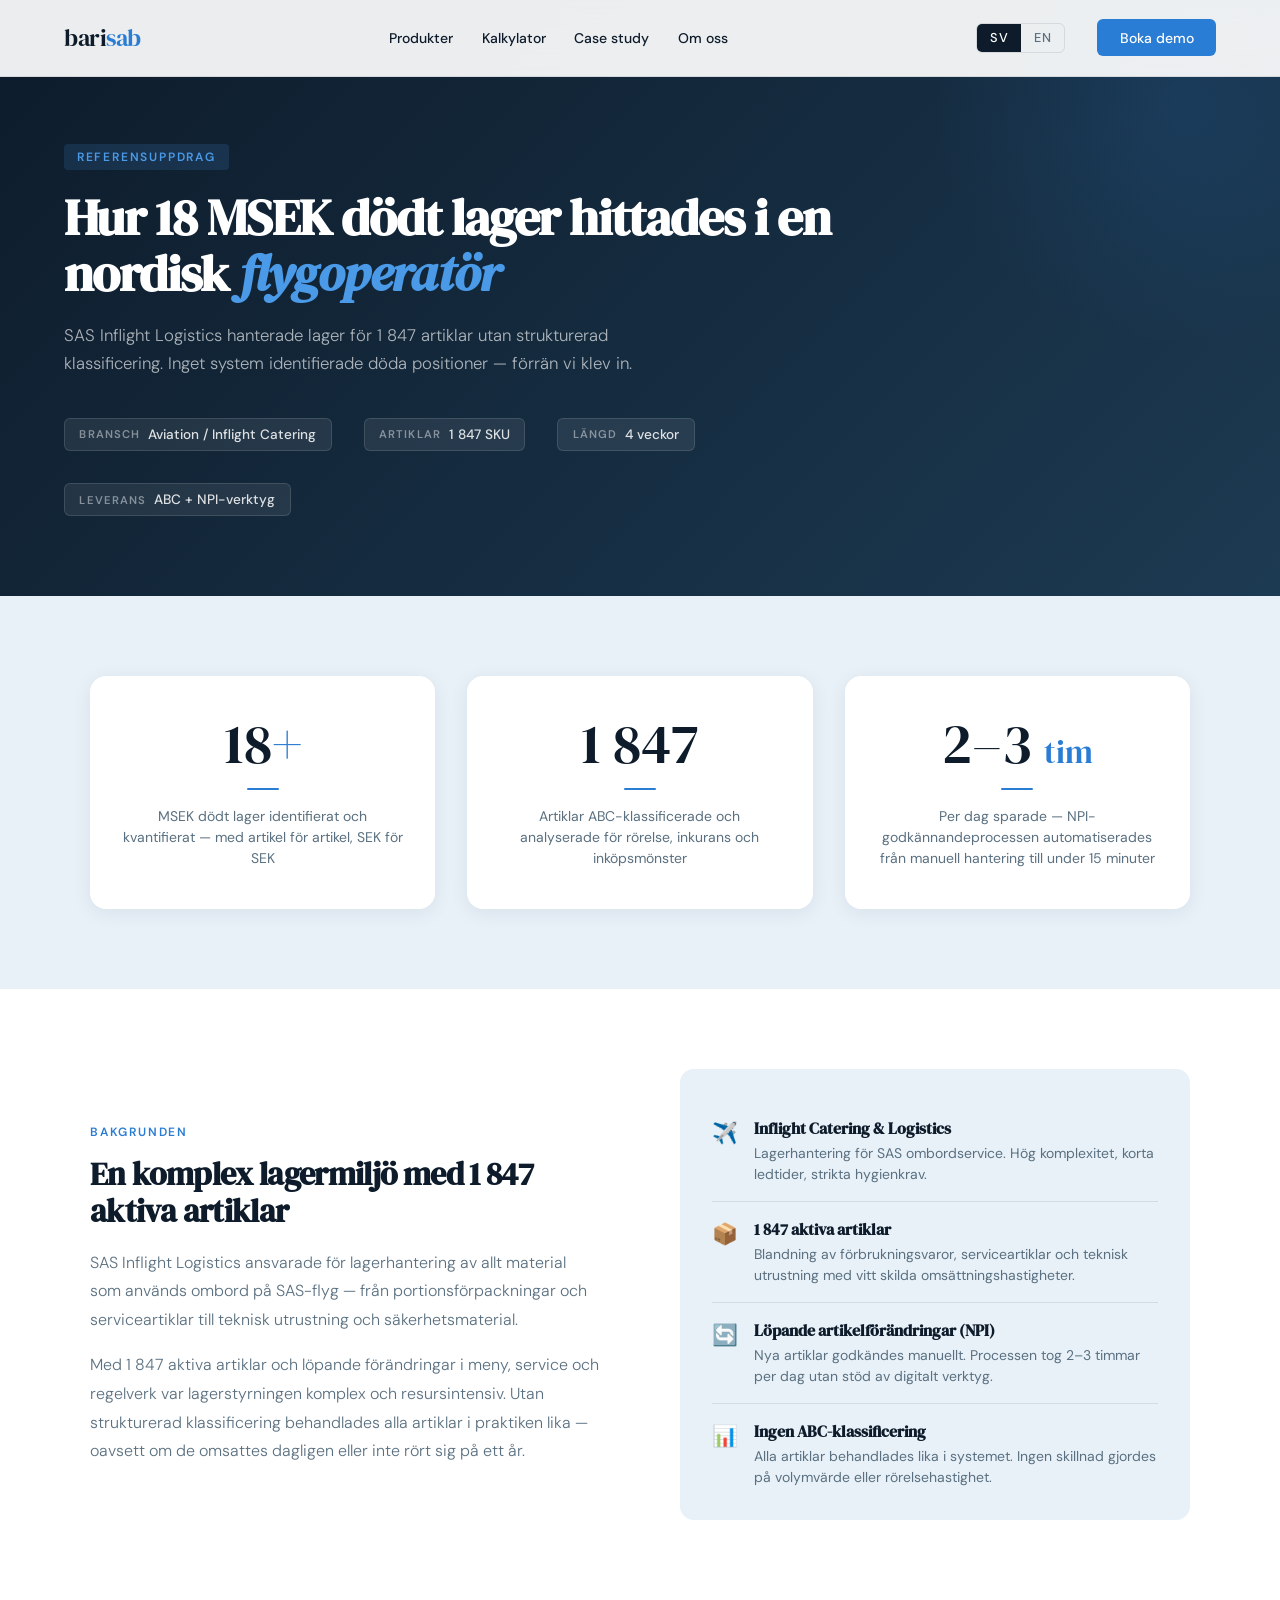
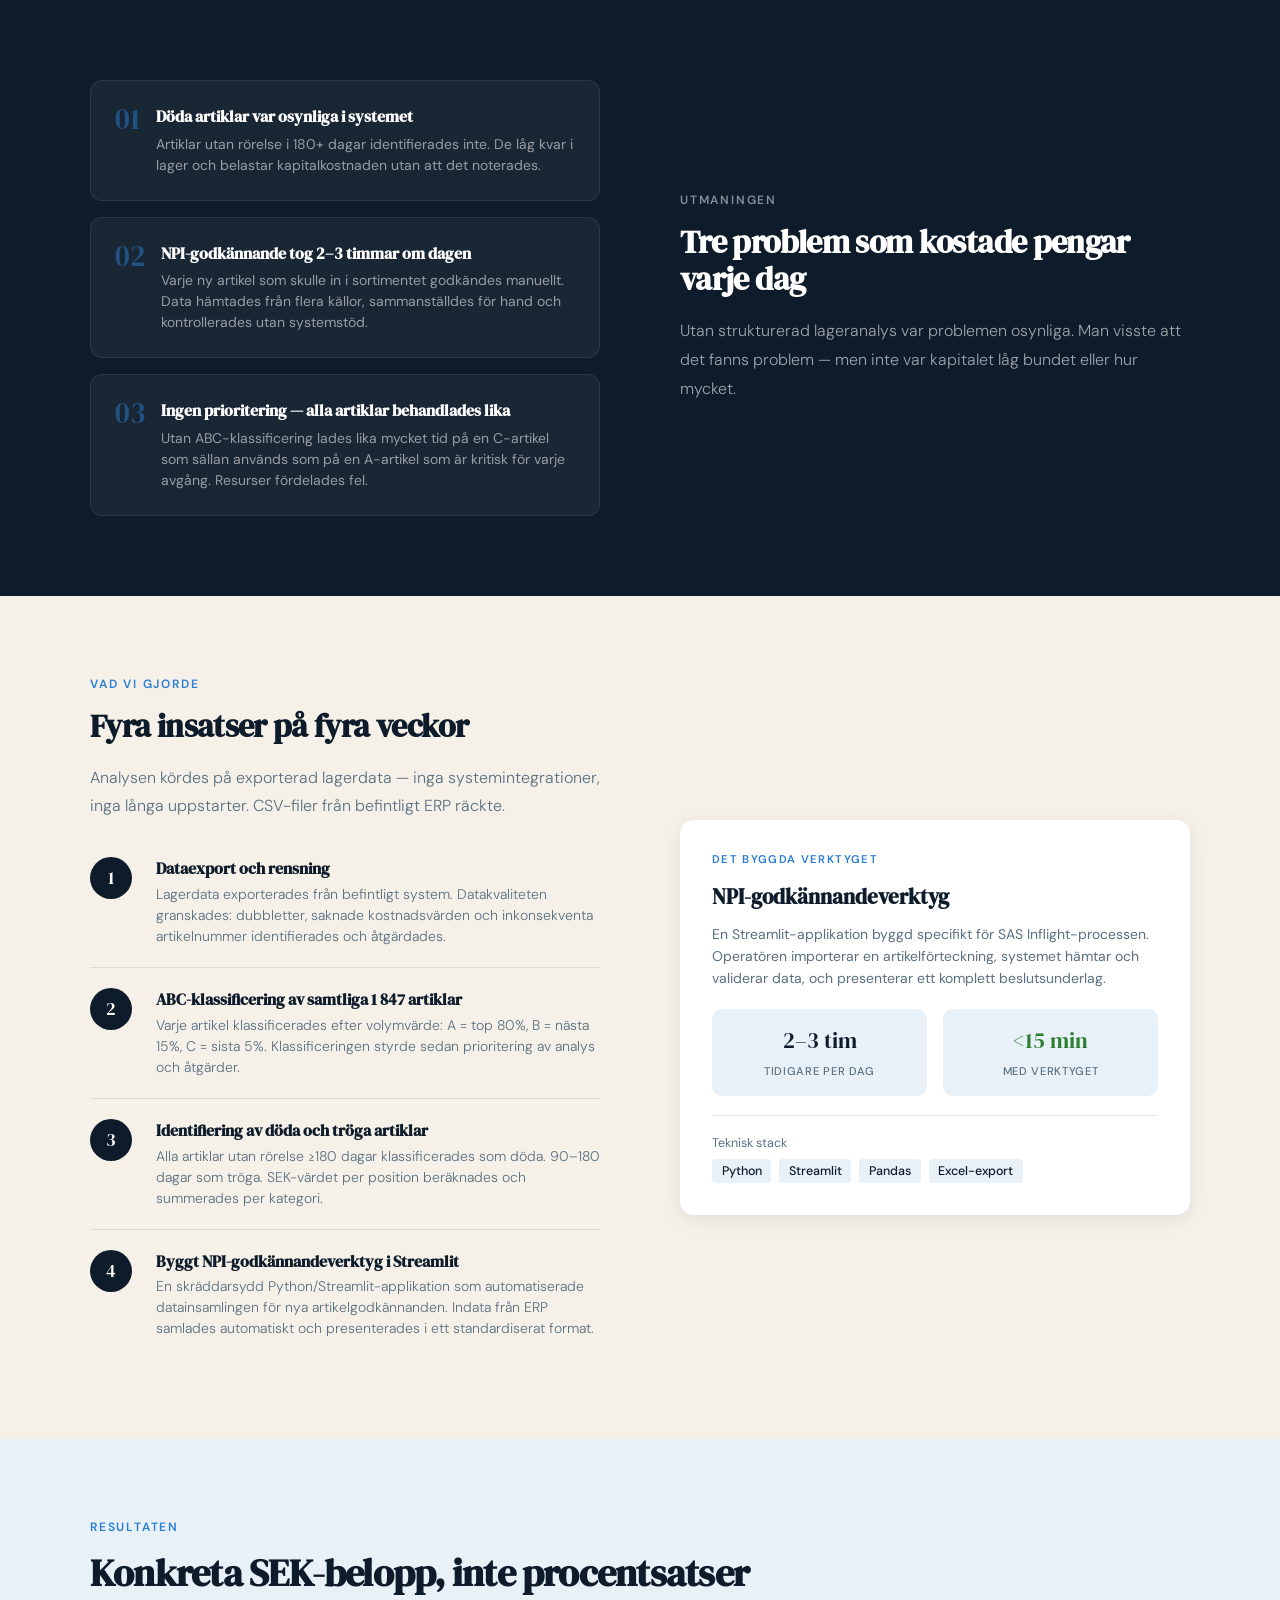
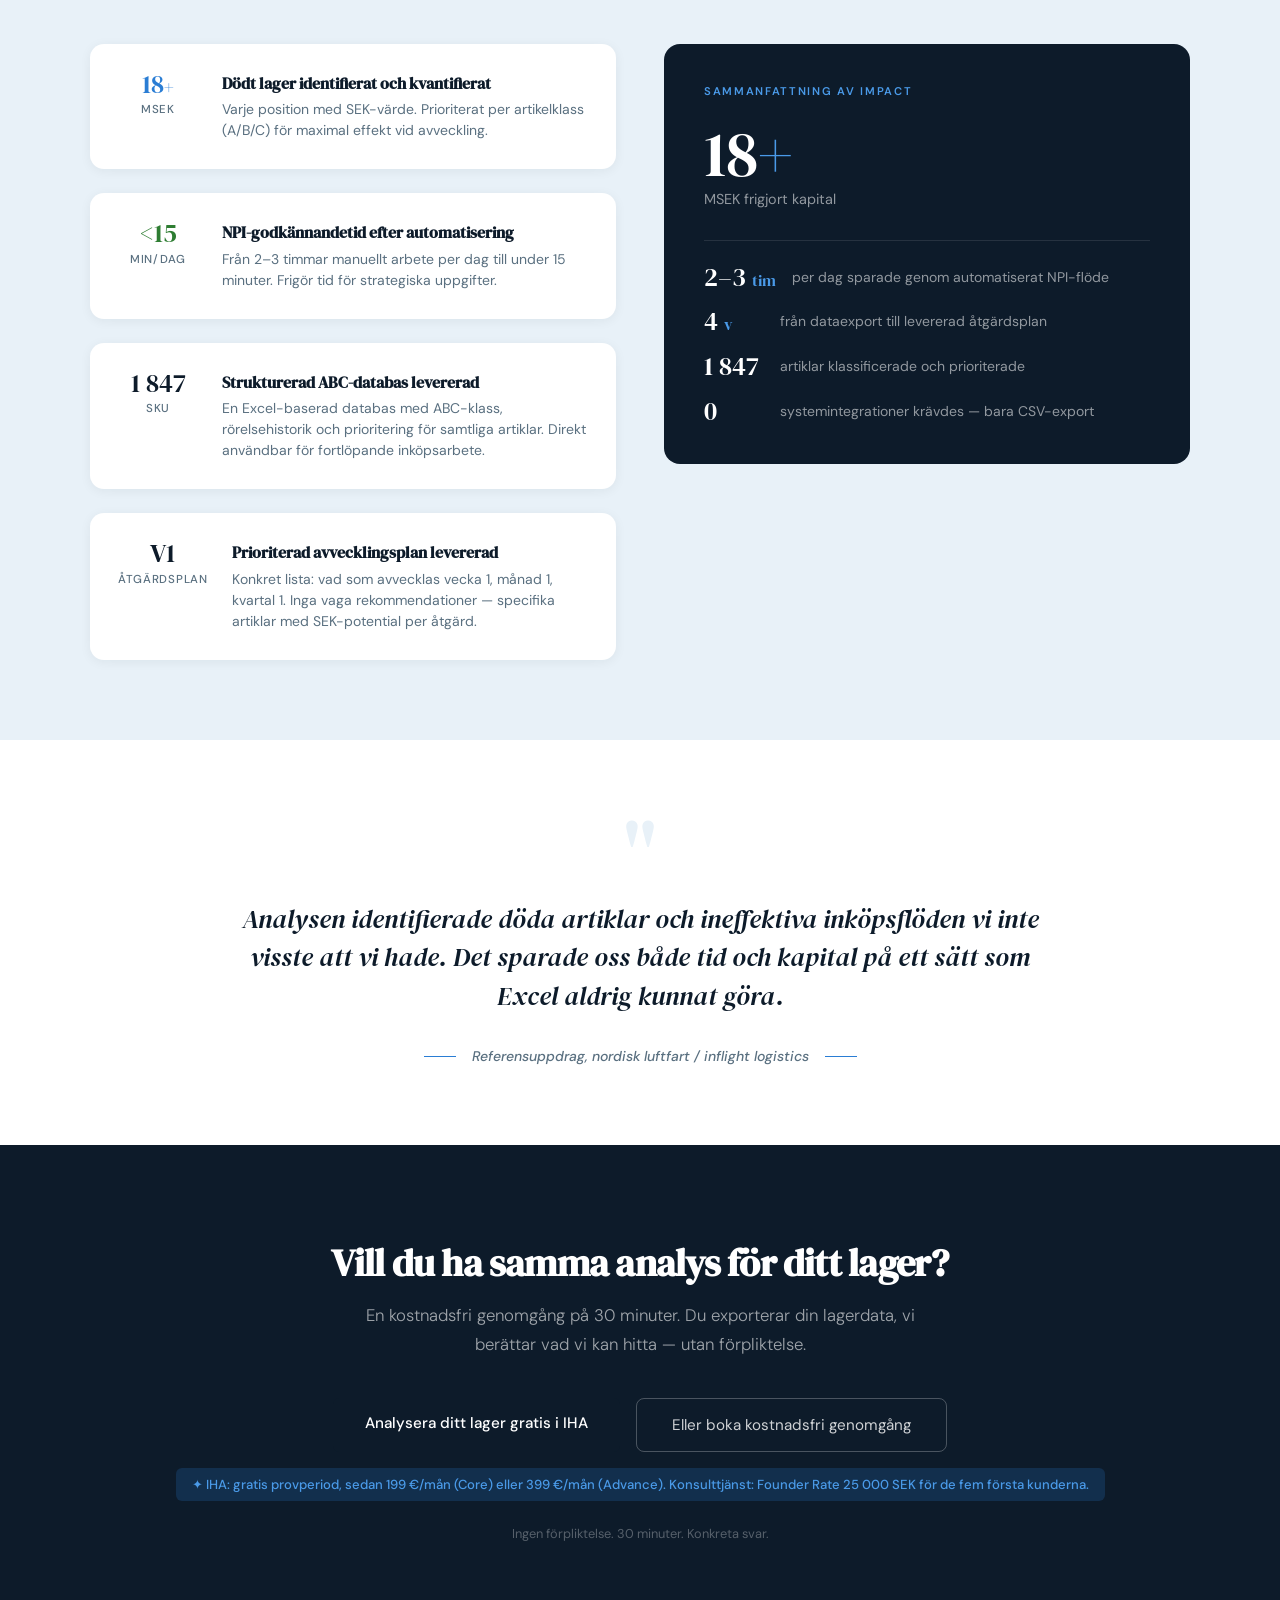
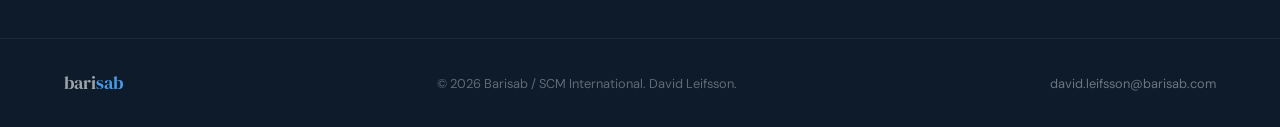
<file: case-study.html>
<!DOCTYPE html>
<html lang="sv">
<head>
<meta charset="UTF-8">
<meta name="viewport" content="width=device-width, initial-scale=1.0">
<title>Case: 18 MSEK dött lager identifierat – SAS Inflight | Barisab</title>
<meta name="description" content="Referensuppdrag SAS Inflight Logistics: IHA identifierade 18+ MSEK dött lager i ~1 800 artiklar och sparade 2–3 timmar per dag. Läs hela lageranalys-caset.">
<link rel="canonical" href="https://barisab.com/case-study.html">
<meta name="robots" content="index, follow">
<meta property="og:type" content="article">
<meta property="og:site_name" content="Barisab">
<meta property="og:locale" content="sv_SE">
<meta property="og:title" content="18+ MSEK dött lager identifierat – referenscase SAS Inflight">
<meta property="og:description" content="Hur IHA hittade 18+ MSEK dött lager i ~1 800 artiklar och sparade 2–3 timmar per dag.">
<meta property="og:url" content="https://barisab.com/case-study.html">
<meta property="og:image" content="https://barisab.com/og-image.png">
<meta property="og:image:width" content="1200">
<meta property="og:image:height" content="630">
<meta name="twitter:card" content="summary_large_image">
<meta name="twitter:title" content="18+ MSEK dött lager identifierat – referenscase">
<meta name="twitter:description" content="Hur IHA hittade 18+ MSEK dött lager i ~1 800 artiklar.">
<meta name="twitter:image" content="https://barisab.com/og-image.png">
<link rel="icon" type="image/svg+xml" href="/favicon.svg">
<link rel="apple-touch-icon" href="/apple-touch-icon.png">
<script type="application/ld+json">
{
  "@context": "https://schema.org",
  "@graph": [
    {
      "@type": "Article",
      "headline": "18+ MSEK dött lager identifierat – referensuppdrag SAS Inflight Logistics",
      "description": "Hur Inventory Health Assessment identifierade 18+ MSEK dött lager i ~1 800 artiklar och sparade 2–3 timmar per dag.",
      "image": "https://barisab.com/og-image.png",
      "author": { "@type": "Person", "name": "David Leifsson" },
      "publisher": {
        "@type": "Organization",
        "name": "Barisab",
        "logo": { "@type": "ImageObject", "url": "https://barisab.com/apple-touch-icon.png" }
      },
      "mainEntityOfPage": "https://barisab.com/case-study.html"
    },
    {
      "@type": "BreadcrumbList",
      "itemListElement": [
        { "@type": "ListItem", "position": 1, "name": "Hem", "item": "https://barisab.com/" },
        { "@type": "ListItem", "position": 2, "name": "Referenscase: SAS Inflight", "item": "https://barisab.com/case-study.html" }
      ]
    }
  ]
}
</script>
<link rel="preconnect" href="https://fonts.googleapis.com">
<link href="https://fonts.googleapis.com/css2?family=DM+Serif+Display:ital@0;1&family=DM+Sans:wght@300;400;500;600&display=swap" rel="stylesheet">
<link rel="stylesheet" href="css/style.css">
<style>
  /* ── PAGE HEADER ── */
  .page-header {
    background: linear-gradient(135deg, var(--navy) 0%, var(--steel) 100%);
    padding: 9rem 4rem 5rem;
    position: relative; overflow: hidden;
  }
  .page-header::before {
    content: '';
    position: absolute; top: -150px; right: -150px;
    width: 500px; height: 500px;
    background: radial-gradient(circle, rgba(42,125,212,0.15) 0%, transparent 70%);
    pointer-events: none;
  }
  .page-header-inner { max-width: 780px; }
  .page-header .hero-eyebrow {
    color: var(--accent-light);
    background: rgba(74,154,232,0.15);
  }
  .page-header h1 {
    font-family: 'DM Serif Display', serif;
    font-size: clamp(2rem, 4vw, 3.2rem);
    line-height: 1.1; letter-spacing: -0.02em;
    color: white; margin-bottom: 1.2rem;
  }
  .page-header h1 em { font-style: italic; color: var(--accent-light); }
  .page-header p {
    font-size: 1.05rem; line-height: 1.7;
    color: rgba(255,255,255,0.65); max-width: 580px; font-weight: 300;
    margin-bottom: 2.5rem;
  }

  /* ── META ROW ── */
  .meta-row {
    display: flex; gap: 2rem; flex-wrap: wrap;
  }
  .meta-pill {
    display: flex; align-items: center; gap: 0.5rem;
    background: rgba(255,255,255,0.08);
    border: 1px solid rgba(255,255,255,0.12);
    border-radius: 6px; padding: 0.45rem 0.9rem;
  }
  .meta-pill-label {
    font-size: 0.7rem; font-weight: 600; letter-spacing: 0.1em;
    text-transform: uppercase; color: rgba(255,255,255,0.45);
  }
  .meta-pill-val {
    font-size: 0.85rem; font-weight: 500; color: rgba(255,255,255,0.85);
  }

  /* ── STATS SECTION ── */
  .stats-section { background: var(--ice); padding: 5rem 4rem; }
  .stats-inner { max-width: 1100px; margin: 0 auto; }
  .stats-grid { display: grid; grid-template-columns: repeat(3, 1fr); gap: 2rem; }
  .stat-card {
    background: white; border-radius: 16px;
    box-shadow: 0 4px 20px rgba(13,27,42,0.07);
    padding: 2.5rem 2rem; text-align: center;
    animation: fadeInUp 0.6s ease both;
  }
  .stat-card:nth-child(2) { animation-delay: 0.1s; }
  .stat-card:nth-child(3) { animation-delay: 0.2s; }
  .stat-num {
    font-family: 'DM Serif Display', serif;
    font-size: 3.5rem; line-height: 1; color: var(--navy);
    display: block; margin-bottom: 0.5rem;
  }
  .stat-num span { color: var(--accent); }
  .stat-label {
    font-size: 0.875rem; color: var(--muted); line-height: 1.5;
  }
  .stat-divider {
    width: 32px; height: 2px; background: var(--accent);
    margin: 1rem auto; border-radius: 1px;
  }

  /* ── STORY SECTION COMMONS ── */
  .story-section { padding: 5rem 4rem; }
  .story-inner { max-width: 1100px; margin: 0 auto; }
  .story-grid {
    display: grid; grid-template-columns: 1fr 1fr;
    gap: 5rem; align-items: center;
  }
  .story-grid.reverse { direction: rtl; }
  .story-grid.reverse > * { direction: ltr; }
  .story-text h2 {
    font-family: 'DM Serif Display', serif;
    font-size: clamp(1.6rem, 2.5vw, 2.2rem);
    line-height: 1.15; letter-spacing: -0.02em;
    color: var(--navy); margin-bottom: 1.2rem;
  }
  .story-text p {
    font-size: 1rem; line-height: 1.8; color: var(--muted);
    font-weight: 300; margin-bottom: 1rem;
  }
  .story-text p:last-child { margin-bottom: 0; }

  /* ── BACKGROUND SECTION ── */
  .background-section { background: white; }
  .context-card {
    background: var(--ice); border-radius: 14px; padding: 2rem;
  }
  .context-row {
    display: flex; align-items: flex-start; gap: 1rem;
    padding: 1rem 0; border-bottom: 1px solid var(--border);
  }
  .context-row:last-child { border-bottom: none; padding-bottom: 0; }
  .context-icon { font-size: 1.3rem; flex-shrink: 0; margin-top: 0.1rem; }
  .context-row h4 {
    font-family: 'DM Serif Display', serif;
    font-size: 1rem; color: var(--navy); margin-bottom: 0.25rem;
  }
  .context-row p { font-size: 0.875rem; color: var(--muted); line-height: 1.5; }

  /* ── CHALLENGE SECTION (dark) ── */
  .challenge-section { background: var(--navy); }
  .challenge-section .section-label { color: rgba(255,255,255,0.5); }
  .challenge-section .story-text h2 { color: white; }
  .challenge-section .story-text p   { color: rgba(255,255,255,0.6); }
  .problem-cards { display: flex; flex-direction: column; gap: 1rem; }
  .problem-card-cs {
    background: rgba(255,255,255,0.05);
    border: 1px solid rgba(255,255,255,0.08);
    border-radius: 12px; padding: 1.5rem;
    display: flex; gap: 1rem; align-items: flex-start;
    transition: background 0.2s;
  }
  .problem-card-cs:hover { background: rgba(255,255,255,0.08); }
  .problem-num {
    font-family: 'DM Serif Display', serif;
    font-size: 1.8rem; color: rgba(42,125,212,0.5);
    flex-shrink: 0; line-height: 1;
  }
  .problem-card-cs h4 {
    font-family: 'DM Serif Display', serif;
    font-size: 1rem; color: white; margin-bottom: 0.4rem;
  }
  .problem-card-cs p { font-size: 0.875rem; color: rgba(255,255,255,0.55); line-height: 1.5; }

  /* ── ANALYSIS SECTION ── */
  .analysis-section { background: var(--warm); }
  .steps-cs { display: flex; flex-direction: column; gap: 0; }
  .step-cs {
    display: flex; gap: 1.5rem; align-items: flex-start;
    padding: 1.25rem 0;
    border-bottom: 1px solid var(--border);
    position: relative;
  }
  .step-cs:last-child { border-bottom: none; }
  .step-cs-num {
    width: 42px; height: 42px; flex-shrink: 0;
    background: var(--navy); color: white;
    border-radius: 50%;
    display: flex; align-items: center; justify-content: center;
    font-family: 'DM Serif Display', serif; font-size: 1.1rem;
  }
  .step-cs-content h4 {
    font-family: 'DM Serif Display', serif;
    font-size: 1rem; color: var(--navy); margin-bottom: 0.3rem;
  }
  .step-cs-content p { font-size: 0.875rem; color: var(--muted); line-height: 1.5; }

  .tool-highlight {
    background: white; border-radius: 14px;
    padding: 2rem;
    box-shadow: 0 4px 20px rgba(13,27,42,0.08);
  }
  .tool-highlight-label {
    font-size: 0.7rem; font-weight: 600; letter-spacing: 0.12em;
    text-transform: uppercase; color: var(--accent); margin-bottom: 1rem;
  }
  .tool-highlight h3 {
    font-family: 'DM Serif Display', serif;
    font-size: 1.3rem; color: var(--navy); margin-bottom: 0.75rem;
  }
  .tool-highlight p {
    font-size: 0.875rem; color: var(--muted); line-height: 1.6; margin-bottom: 1.2rem;
  }
  .tool-metric-row {
    display: grid; grid-template-columns: 1fr 1fr; gap: 1rem;
  }
  .tool-metric {
    background: var(--ice); border-radius: 10px; padding: 1rem; text-align: center;
  }
  .tool-metric-val {
    font-family: 'DM Serif Display', serif; font-size: 1.4rem; color: var(--navy); display: block; margin-bottom: 0.2rem;
  }
  .tool-metric-label { font-size: 0.7rem; text-transform: uppercase; letter-spacing: 0.06em; color: var(--muted); font-weight: 500; }
  .tool-metric-val.green { color: #2E7D32; }

  /* ── RESULTS SECTION ── */
  .results-section { background: var(--ice); padding: 5rem 4rem; }
  .results-inner { max-width: 1100px; margin: 0 auto; }
  .results-grid { display: grid; grid-template-columns: 1fr 1fr; gap: 3rem; margin-top: 3rem; align-items: start; }
  .result-items { display: flex; flex-direction: column; gap: 1.5rem; }
  .result-item {
    background: white; border-radius: 14px;
    padding: 1.75rem;
    box-shadow: 0 2px 12px rgba(13,27,42,0.06);
    display: flex; gap: 1.5rem; align-items: flex-start;
  }
  .result-item-stat {
    flex-shrink: 0; text-align: center; min-width: 80px;
  }
  .result-item-num {
    font-family: 'DM Serif Display', serif;
    font-size: 1.6rem; color: var(--navy); display: block; line-height: 1;
  }
  .result-item-num.accent { color: var(--accent); }
  .result-item-num.green  { color: #2E7D32; }
  .result-item-unit { font-size: 0.72rem; color: var(--muted); text-transform: uppercase; letter-spacing: 0.06em; font-weight: 500; }
  .result-item-text h4 {
    font-family: 'DM Serif Display', serif;
    font-size: 1rem; color: var(--navy); margin-bottom: 0.35rem;
  }
  .result-item-text p { font-size: 0.875rem; color: var(--muted); line-height: 1.5; }

  /* Big impact callout */
  .impact-callout {
    background: var(--navy); border-radius: 16px; padding: 2.5rem;
    color: white; position: sticky; top: 6rem;
  }
  .impact-callout-label {
    font-size: 0.7rem; font-weight: 600; letter-spacing: 0.15em;
    text-transform: uppercase; color: var(--accent-light); margin-bottom: 1.5rem;
  }
  .impact-main {
    font-family: 'DM Serif Display', serif;
    font-size: 4rem; line-height: 1; color: white; margin-bottom: 0.25rem;
  }
  .impact-main span { color: var(--accent-light); }
  .impact-main-label { font-size: 0.9rem; color: rgba(255,255,255,0.55); margin-bottom: 2rem; }
  .impact-divider { height: 1px; background: rgba(255,255,255,0.1); margin-bottom: 1.5rem; }
  .impact-sub { display: flex; flex-direction: column; gap: 1.2rem; }
  .impact-sub-item { display: flex; gap: 1rem; align-items: center; }
  .impact-sub-num {
    font-family: 'DM Serif Display', serif;
    font-size: 1.6rem; color: white; flex-shrink: 0; min-width: 60px; line-height: 1;
  }
  .impact-sub-num span { color: var(--accent-light); font-size: 1rem; }
  .impact-sub-text { font-size: 0.875rem; color: rgba(255,255,255,0.55); line-height: 1.4; }

  /* ── QUOTE ── */
  .quote-section { background: white; padding: 5rem 4rem; }
  .quote-inner { max-width: 800px; margin: 0 auto; text-align: center; }
  .quote-mark {
    font-family: 'DM Serif Display', serif;
    font-size: 5rem; color: var(--ice); line-height: 0.8;
    margin-bottom: 1rem; display: block;
  }
  .quote-text {
    font-family: 'DM Serif Display', serif;
    font-size: clamp(1.2rem, 2vw, 1.6rem);
    line-height: 1.5; color: var(--navy);
    font-style: italic; margin-bottom: 2rem;
  }
  .quote-source {
    display: flex; align-items: center; justify-content: center; gap: 1rem;
  }
  .quote-line { width: 32px; height: 1px; background: var(--accent); }
  .quote-cite { font-size: 0.875rem; color: var(--muted); font-weight: 500; }

  /* ── CTA SECTION ── */
  .cta-section { background: var(--navy); padding: 6rem 4rem; text-align: center; }
  .cta-section .section-title { color: white; margin: 0 auto 1rem; }
  .cta-section .section-sub { color: rgba(255,255,255,0.6); margin: 0 auto 2.5rem; }
  .cta-actions { display: flex; gap: 1rem; justify-content: center; flex-wrap: wrap; }
  .cta-note { margin-top: 1.5rem; font-size: 0.8rem; color: rgba(255,255,255,0.3); }
  .founder-cta-note {
    display: inline-block; margin-top: 1rem;
    background: rgba(42,125,212,0.2); border-radius: 6px; padding: 0.5rem 1rem;
    font-size: 0.82rem; color: var(--accent-light); font-weight: 500;
  }

  /* ── RESPONSIV ── */
  @media (max-width: 900px) {
    .page-header { padding: 7rem 1.5rem 3.5rem; }
    .meta-row { gap: 0.75rem; }
    .stats-section, .story-section, .results-section, .quote-section, .cta-section { padding: 3.5rem 1.5rem; }
    .stats-grid { grid-template-columns: 1fr; gap: 1rem; }
    .story-grid { grid-template-columns: 1fr; gap: 2.5rem; }
    .story-grid.reverse { direction: ltr; }
    .results-grid { grid-template-columns: 1fr; }
    .impact-callout { position: static; }
    .tool-metric-row { grid-template-columns: 1fr; }
  }
</style>
</head>
<body>

<!-- NAV -->
<nav>
  <a href="index.html" class="nav-logo">bari<span>sab</span></a>
  <div class="nav-links">
    <a href="index.html#products" data-sv="Produkter" data-en="Products">Produkter</a>
    <a href="kalkylator.html" data-sv="Kalkylator" data-en="Calculator">Kalkylator</a>
    <a href="case-study.html" data-sv="Case study" data-en="Case study">Case study</a>
    <a href="om-oss.html" data-sv="Om oss" data-en="About">Om oss</a>
  </div>
  <div class="nav-right">
    <div class="lang-toggle">
      <button class="lang-btn active" onclick="setLang('sv')" id="btn-sv">SV</button>
      <button class="lang-btn" onclick="setLang('en')" id="btn-en">EN</button>
    </div>
    <a href="https://calendly.com/david-leifsson-barisab/30min" target="_blank" rel="noopener" class="nav-cta" data-sv="Boka demo" data-en="Book demo">Boka demo</a>
  </div>
</nav>

<!-- PAGE HEADER -->
<header class="page-header">
  <div class="page-header-inner">
    <span class="hero-eyebrow" data-sv="Referensuppdrag" data-en="Case study">Referensuppdrag</span>
    <h1 data-sv="Hur 18 MSEK dödt lager hittades i en nordisk <em>flygoperatör</em>" data-en="How 18 MSEK in dead stock was found at a Nordic <em>airline operator</em>">Hur 18 MSEK dödt lager hittades i en nordisk <em>flygoperatör</em></h1>
    <p data-sv="SAS Inflight Logistics hanterade lager för 1 847 artiklar utan strukturerad klassificering. Inget system identifierade döda positioner — förrän vi klev in." data-en="SAS Inflight Logistics managed inventory for 1,847 items without structured classification. No system identified dead positions — until we stepped in.">SAS Inflight Logistics hanterade lager för 1 847 artiklar utan strukturerad klassificering. Inget system identifierade döda positioner — förrän vi klev in.</p>
    <div class="meta-row">
      <div class="meta-pill">
        <span class="meta-pill-label" data-sv="Bransch" data-en="Industry">Bransch</span>
        <span class="meta-pill-val" data-sv="Aviation / Inflight Catering" data-en="Aviation / Inflight Catering">Aviation / Inflight Catering</span>
      </div>
      <div class="meta-pill">
        <span class="meta-pill-label" data-sv="Artiklar" data-en="SKUs">Artiklar</span>
        <span class="meta-pill-val">1 847 SKU</span>
      </div>
      <div class="meta-pill">
        <span class="meta-pill-label" data-sv="Längd" data-en="Duration">Längd</span>
        <span class="meta-pill-val" data-sv="4 veckor" data-en="4 weeks">4 veckor</span>
      </div>
      <div class="meta-pill">
        <span class="meta-pill-label" data-sv="Leverans" data-en="Deliverable">Leverans</span>
        <span class="meta-pill-val" data-sv="ABC + NPI-verktyg" data-en="ABC + NPI tool">ABC + NPI-verktyg</span>
      </div>
    </div>
  </div>
</header>

<!-- STATS -->
<section class="stats-section">
  <div class="stats-inner">
    <div class="stats-grid">
      <div class="stat-card">
        <span class="stat-num">18<span>+</span></span>
        <div class="stat-divider"></div>
        <p class="stat-label" data-sv="MSEK dödt lager identifierat och kvantifierat — med artikel för artikel, SEK för SEK" data-en="MSEK dead stock identified and quantified — item by item, SEK by SEK">MSEK dödt lager identifierat och kvantifierat — med artikel för artikel, SEK för SEK</p>
      </div>
      <div class="stat-card">
        <span class="stat-num">1 847</span>
        <div class="stat-divider"></div>
        <p class="stat-label" data-sv="Artiklar ABC-klassificerade och analyserade för rörelse, inkurans och inköpsmönster" data-en="SKUs ABC-classified and analyzed for movement, obsolescence and purchasing patterns">Artiklar ABC-klassificerade och analyserade för rörelse, inkurans och inköpsmönster</p>
      </div>
      <div class="stat-card">
        <span class="stat-num">2–3 <span style="font-size:2rem">tim</span></span>
        <div class="stat-divider"></div>
        <p class="stat-label" data-sv="Per dag sparade — NPI-godkännandeprocessen automatiserades från manuell hantering till under 15 minuter" data-en="Per day saved — the NPI approval process was automated from manual handling to under 15 minutes">Per dag sparade — NPI-godkännandeprocessen automatiserades från manuell hantering till under 15 minuter</p>
      </div>
    </div>
  </div>
</section>

<!-- BACKGROUND -->
<section class="story-section background-section">
  <div class="story-inner">
    <div class="story-grid">
      <div class="story-text">
        <div class="section-label" data-sv="Bakgrunden" data-en="Background">Bakgrunden</div>
        <h2 data-sv="En komplex lagermiljö med 1 847 aktiva artiklar" data-en="A complex inventory environment with 1,847 active items">En komplex lagermiljö med 1 847 aktiva artiklar</h2>
        <p data-sv="SAS Inflight Logistics ansvarade för lagerhantering av allt material som används ombord på SAS-flyg — från portionsförpackningar och serviceartiklar till teknisk utrustning och säkerhetsmaterial." data-en="SAS Inflight Logistics was responsible for inventory management of all materials used onboard SAS flights — from portion packs and service items to technical equipment and safety materials.">SAS Inflight Logistics ansvarade för lagerhantering av allt material som används ombord på SAS-flyg — från portionsförpackningar och serviceartiklar till teknisk utrustning och säkerhetsmaterial.</p>
        <p data-sv="Med 1 847 aktiva artiklar och löpande förändringar i meny, service och regelverk var lagerstyrningen komplex och resursintensiv. Utan strukturerad klassificering behandlades alla artiklar i praktiken lika — oavsett om de omsattes dagligen eller inte rört sig på ett år." data-en="With 1,847 active items and ongoing changes to menus, service and regulations, inventory management was complex and resource-intensive. Without structured classification, all items were treated equally in practice — whether they turned over daily or hadn't moved in a year.">Med 1 847 aktiva artiklar och löpande förändringar i meny, service och regelverk var lagerstyrningen komplex och resursintensiv. Utan strukturerad klassificering behandlades alla artiklar i praktiken lika — oavsett om de omsattes dagligen eller inte rört sig på ett år.</p>
      </div>
      <div>
        <div class="context-card">
          <div class="context-row">
            <div class="context-icon">✈️</div>
            <div>
              <h4 data-sv="Inflight Catering & Logistics" data-en="Inflight Catering & Logistics">Inflight Catering & Logistics</h4>
              <p data-sv="Lagerhantering för SAS ombordservice. Hög komplexitet, korta ledtider, strikta hygienkrav." data-en="Inventory management for SAS onboard service. High complexity, short lead times, strict hygiene requirements.">Lagerhantering för SAS ombordservice. Hög komplexitet, korta ledtider, strikta hygienkrav.</p>
            </div>
          </div>
          <div class="context-row">
            <div class="context-icon">📦</div>
            <div>
              <h4 data-sv="1 847 aktiva artiklar" data-en="1,847 active items">1 847 aktiva artiklar</h4>
              <p data-sv="Blandning av förbrukningsvaror, serviceartiklar och teknisk utrustning med vitt skilda omsättningshastigheter." data-en="Mix of consumables, service items and technical equipment with widely varying turnover rates.">Blandning av förbrukningsvaror, serviceartiklar och teknisk utrustning med vitt skilda omsättningshastigheter.</p>
            </div>
          </div>
          <div class="context-row">
            <div class="context-icon">🔄</div>
            <div>
              <h4 data-sv="Löpande artikelförändringar (NPI)" data-en="Ongoing product changes (NPI)">Löpande artikelförändringar (NPI)</h4>
              <p data-sv="Nya artiklar godkändes manuellt. Processen tog 2–3 timmar per dag utan stöd av digitalt verktyg." data-en="New items were approved manually. The process took 2–3 hours per day without digital tool support.">Nya artiklar godkändes manuellt. Processen tog 2–3 timmar per dag utan stöd av digitalt verktyg.</p>
            </div>
          </div>
          <div class="context-row">
            <div class="context-icon">📊</div>
            <div>
              <h4 data-sv="Ingen ABC-klassificering" data-en="No ABC classification">Ingen ABC-klassificering</h4>
              <p data-sv="Alla artiklar behandlades lika i systemet. Ingen skillnad gjordes på volymvärde eller rörelsehastighet." data-en="All items were treated equally in the system. No distinction was made for volume value or movement speed.">Alla artiklar behandlades lika i systemet. Ingen skillnad gjordes på volymvärde eller rörelsehastighet.</p>
            </div>
          </div>
        </div>
      </div>
    </div>
  </div>
</section>

<!-- CHALLENGE -->
<section class="story-section challenge-section">
  <div class="story-inner">
    <div class="story-grid reverse">
      <div class="story-text">
        <div class="section-label" data-sv="Utmaningen" data-en="The challenge">Utmaningen</div>
        <h2 data-sv="Tre problem som kostade pengar varje dag" data-en="Three problems costing money every day">Tre problem som kostade pengar varje dag</h2>
        <p data-sv="Utan strukturerad lageranalys var problemen osynliga. Man visste att det fanns problem — men inte var kapitalet låg bundet eller hur mycket." data-en="Without structured inventory analysis, the problems were invisible. They knew issues existed — but not where capital was tied up or how much.">Utan strukturerad lageranalys var problemen osynliga. Man visste att det fanns problem — men inte var kapitalet låg bundet eller hur mycket.</p>
      </div>
      <div class="problem-cards">
        <div class="problem-card-cs">
          <span class="problem-num">01</span>
          <div>
            <h4 data-sv="Döda artiklar var osynliga i systemet" data-en="Dead items were invisible in the system">Döda artiklar var osynliga i systemet</h4>
            <p data-sv="Artiklar utan rörelse i 180+ dagar identifierades inte. De låg kvar i lager och belastar kapitalkostnaden utan att det noterades." data-en="Items with no movement for 180+ days were not identified. They remained in inventory, burdening carrying costs without anyone noticing.">Artiklar utan rörelse i 180+ dagar identifierades inte. De låg kvar i lager och belastar kapitalkostnaden utan att det noterades.</p>
          </div>
        </div>
        <div class="problem-card-cs">
          <span class="problem-num">02</span>
          <div>
            <h4 data-sv="NPI-godkännande tog 2–3 timmar om dagen" data-en="NPI approval took 2–3 hours per day">NPI-godkännande tog 2–3 timmar om dagen</h4>
            <p data-sv="Varje ny artikel som skulle in i sortimentet godkändes manuellt. Data hämtades från flera källor, sammanställdes för hand och kontrollerades utan systemstöd." data-en="Each new item entering the assortment was approved manually. Data was fetched from multiple sources, compiled by hand and reviewed without system support.">Varje ny artikel som skulle in i sortimentet godkändes manuellt. Data hämtades från flera källor, sammanställdes för hand och kontrollerades utan systemstöd.</p>
          </div>
        </div>
        <div class="problem-card-cs">
          <span class="problem-num">03</span>
          <div>
            <h4 data-sv="Ingen prioritering — alla artiklar behandlades lika" data-en="No prioritization — all items treated equally">Ingen prioritering — alla artiklar behandlades lika</h4>
            <p data-sv="Utan ABC-klassificering lades lika mycket tid på en C-artikel som sällan används som på en A-artikel som är kritisk för varje avgång. Resurser fördelades fel." data-en="Without ABC classification, as much time was spent on a rarely-used C-item as on an A-item critical for every departure. Resources were misallocated.">Utan ABC-klassificering lades lika mycket tid på en C-artikel som sällan används som på en A-artikel som är kritisk för varje avgång. Resurser fördelades fel.</p>
          </div>
        </div>
      </div>
    </div>
  </div>
</section>

<!-- ANALYSIS -->
<section class="story-section analysis-section">
  <div class="story-inner">
    <div class="story-grid">
      <div class="story-text">
        <div class="section-label" data-sv="Vad vi gjorde" data-en="What we did">Vad vi gjorde</div>
        <h2 data-sv="Fyra insatser på fyra veckor" data-en="Four actions in four weeks">Fyra insatser på fyra veckor</h2>
        <p data-sv="Analysen kördes på exporterad lagerdata — inga systemintegrationer, inga långa uppstarter. CSV-filer från befintligt ERP räckte." data-en="The analysis was run on exported inventory data — no system integrations, no long ramp-ups. CSV files from the existing ERP were sufficient.">Analysen kördes på exporterad lagerdata — inga systemintegrationer, inga långa uppstarter. CSV-filer från befintligt ERP räckte.</p>
        <div class="steps-cs">
          <div class="step-cs">
            <div class="step-cs-num">1</div>
            <div class="step-cs-content">
              <h4 data-sv="Dataexport och rensning" data-en="Data export and cleaning">Dataexport och rensning</h4>
              <p data-sv="Lagerdata exporterades från befintligt system. Datakvaliteten granskades: dubbletter, saknade kostnadsvärden och inkonsekventa artikelnummer identifierades och åtgärdades." data-en="Inventory data was exported from the existing system. Data quality was reviewed: duplicates, missing cost values and inconsistent SKU numbers were identified and resolved.">Lagerdata exporterades från befintligt system. Datakvaliteten granskades: dubbletter, saknade kostnadsvärden och inkonsekventa artikelnummer identifierades och åtgärdades.</p>
            </div>
          </div>
          <div class="step-cs">
            <div class="step-cs-num">2</div>
            <div class="step-cs-content">
              <h4 data-sv="ABC-klassificering av samtliga 1 847 artiklar" data-en="ABC classification of all 1,847 items">ABC-klassificering av samtliga 1 847 artiklar</h4>
              <p data-sv="Varje artikel klassificerades efter volymvärde: A = top 80%, B = nästa 15%, C = sista 5%. Klassificeringen styrde sedan prioritering av analys och åtgärder." data-en="Each item was classified by volume value: A = top 80%, B = next 15%, C = bottom 5%. The classification then guided prioritization of analysis and actions.">Varje artikel klassificerades efter volymvärde: A = top 80%, B = nästa 15%, C = sista 5%. Klassificeringen styrde sedan prioritering av analys och åtgärder.</p>
            </div>
          </div>
          <div class="step-cs">
            <div class="step-cs-num">3</div>
            <div class="step-cs-content">
              <h4 data-sv="Identifiering av döda och tröga artiklar" data-en="Identification of dead and slow-moving items">Identifiering av döda och tröga artiklar</h4>
              <p data-sv="Alla artiklar utan rörelse ≥180 dagar klassificerades som döda. 90–180 dagar som tröga. SEK-värdet per position beräknades och summerades per kategori." data-en="All items with no movement ≥180 days were classified as dead. 90–180 days as slow-moving. The SEK value per position was calculated and summed per category.">Alla artiklar utan rörelse ≥180 dagar klassificerades som döda. 90–180 dagar som tröga. SEK-värdet per position beräknades och summerades per kategori.</p>
            </div>
          </div>
          <div class="step-cs">
            <div class="step-cs-num">4</div>
            <div class="step-cs-content">
              <h4 data-sv="Byggt NPI-godkännandeverktyg i Streamlit" data-en="Built NPI approval tool in Streamlit">Byggt NPI-godkännandeverktyg i Streamlit</h4>
              <p data-sv="En skräddarsydd Python/Streamlit-applikation som automatiserade datainsamlingen för nya artikelgodkännanden. Indata från ERP samlades automatiskt och presenterades i ett standardiserat format." data-en="A custom Python/Streamlit application that automated data collection for new item approvals. Input from ERP was collected automatically and presented in a standardized format.">En skräddarsydd Python/Streamlit-applikation som automatiserade datainsamlingen för nya artikelgodkännanden. Indata från ERP samlades automatiskt och presenterades i ett standardiserat format.</p>
            </div>
          </div>
        </div>
      </div>
      <div>
        <div class="tool-highlight">
          <div class="tool-highlight-label" data-sv="Det byggda verktyget" data-en="The built tool">Det byggda verktyget</div>
          <h3 data-sv="NPI-godkännandeverktyg" data-en="NPI Approval Tool">NPI-godkännandeverktyg</h3>
          <p data-sv="En Streamlit-applikation byggd specifikt för SAS Inflight-processen. Operatören importerar en artikelförteckning, systemet hämtar och validerar data, och presenterar ett komplett beslutsunderlag." data-en="A Streamlit application built specifically for the SAS Inflight process. The operator imports an item list, the system fetches and validates data, and presents a complete decision basis.">En Streamlit-applikation byggd specifikt för SAS Inflight-processen. Operatören importerar en artikelförteckning, systemet hämtar och validerar data, och presenterar ett komplett beslutsunderlag.</p>
          <div class="tool-metric-row">
            <div class="tool-metric">
              <span class="tool-metric-val">2–3 tim</span>
              <span class="tool-metric-label" data-sv="Tidigare per dag" data-en="Previously per day">Tidigare per dag</span>
            </div>
            <div class="tool-metric">
              <span class="tool-metric-val green">&lt;15 min</span>
              <span class="tool-metric-label" data-sv="Med verktyget" data-en="With the tool">Med verktyget</span>
            </div>
          </div>
          <div style="margin-top:1.2rem; padding-top:1.2rem; border-top:1px solid var(--border);">
            <div style="font-size:0.78rem;color:var(--muted);margin-bottom:0.5rem;" data-sv="Teknisk stack" data-en="Tech stack">Teknisk stack</div>
            <div style="display:flex;gap:0.5rem;flex-wrap:wrap;">
              <span style="background:var(--ice);border-radius:4px;padding:0.25rem 0.6rem;font-size:0.78rem;color:var(--navy);font-weight:500;">Python</span>
              <span style="background:var(--ice);border-radius:4px;padding:0.25rem 0.6rem;font-size:0.78rem;color:var(--navy);font-weight:500;">Streamlit</span>
              <span style="background:var(--ice);border-radius:4px;padding:0.25rem 0.6rem;font-size:0.78rem;color:var(--navy);font-weight:500;">Pandas</span>
              <span style="background:var(--ice);border-radius:4px;padding:0.25rem 0.6rem;font-size:0.78rem;color:var(--navy);font-weight:500;">Excel-export</span>
            </div>
          </div>
        </div>
      </div>
    </div>
  </div>
</section>

<!-- RESULTS -->
<section class="results-section">
  <div class="results-inner">
    <div class="section-label" data-sv="Resultaten" data-en="The results">Resultaten</div>
    <h2 class="section-title" data-sv="Konkreta SEK-belopp, inte procentsatser" data-en="Concrete SEK amounts, not percentages">Konkreta SEK-belopp, inte procentsatser</h2>
    <div class="results-grid">
      <div class="result-items">
        <div class="result-item">
          <div class="result-item-stat">
            <span class="result-item-num accent">18<span style="font-size:1.1rem">+</span></span>
            <span class="result-item-unit">MSEK</span>
          </div>
          <div class="result-item-text">
            <h4 data-sv="Dödt lager identifierat och kvantifierat" data-en="Dead stock identified and quantified">Dödt lager identifierat och kvantifierat</h4>
            <p data-sv="Varje position med SEK-värde. Prioriterat per artikelklass (A/B/C) för maximal effekt vid avveckling." data-en="Each position with SEK value. Prioritized by item class (A/B/C) for maximum effect when liquidating.">Varje position med SEK-värde. Prioriterat per artikelklass (A/B/C) för maximal effekt vid avveckling.</p>
          </div>
        </div>
        <div class="result-item">
          <div class="result-item-stat">
            <span class="result-item-num green">&lt;15</span>
            <span class="result-item-unit" data-sv="min/dag" data-en="min/day">min/dag</span>
          </div>
          <div class="result-item-text">
            <h4 data-sv="NPI-godkännandetid efter automatisering" data-en="NPI approval time after automation">NPI-godkännandetid efter automatisering</h4>
            <p data-sv="Från 2–3 timmar manuellt arbete per dag till under 15 minuter. Frigör tid för strategiska uppgifter." data-en="From 2–3 hours of manual work per day to under 15 minutes. Frees up time for strategic tasks.">Från 2–3 timmar manuellt arbete per dag till under 15 minuter. Frigör tid för strategiska uppgifter.</p>
          </div>
        </div>
        <div class="result-item">
          <div class="result-item-stat">
            <span class="result-item-num">1 847</span>
            <span class="result-item-unit">SKU</span>
          </div>
          <div class="result-item-text">
            <h4 data-sv="Strukturerad ABC-databas levererad" data-en="Structured ABC database delivered">Strukturerad ABC-databas levererad</h4>
            <p data-sv="En Excel-baserad databas med ABC-klass, rörelsehistorik och prioritering för samtliga artiklar. Direkt användbar för fortlöpande inköpsarbete." data-en="An Excel-based database with ABC class, movement history and prioritization for all items. Directly usable for ongoing purchasing work.">En Excel-baserad databas med ABC-klass, rörelsehistorik och prioritering för samtliga artiklar. Direkt användbar för fortlöpande inköpsarbete.</p>
          </div>
        </div>
        <div class="result-item">
          <div class="result-item-stat">
            <span class="result-item-num">V1</span>
            <span class="result-item-unit" data-sv="åtgärdsplan" data-en="action plan">åtgärdsplan</span>
          </div>
          <div class="result-item-text">
            <h4 data-sv="Prioriterad avvecklingsplan levererad" data-en="Prioritized liquidation plan delivered">Prioriterad avvecklingsplan levererad</h4>
            <p data-sv="Konkret lista: vad som avvecklas vecka 1, månad 1, kvartal 1. Inga vaga rekommendationer — specifika artiklar med SEK-potential per åtgärd." data-en="Concrete list: what is liquidated in week 1, month 1, quarter 1. No vague recommendations — specific items with SEK potential per action.">Konkret lista: vad som avvecklas vecka 1, månad 1, kvartal 1. Inga vaga rekommendationer — specifika artiklar med SEK-potential per åtgärd.</p>
          </div>
        </div>
      </div>

      <div>
        <div class="impact-callout">
          <div class="impact-callout-label" data-sv="Sammanfattning av impact" data-en="Impact summary">Sammanfattning av impact</div>
          <div class="impact-main">18<span>+</span></div>
          <div class="impact-main-label" data-sv="MSEK frigjort kapital" data-en="MSEK released capital">MSEK frigjort kapital</div>
          <div class="impact-divider"></div>
          <div class="impact-sub">
            <div class="impact-sub-item">
              <span class="impact-sub-num">2–3 <span>tim</span></span>
              <span class="impact-sub-text" data-sv="per dag sparade genom automatiserat NPI-flöde" data-en="per day saved through automated NPI workflow">per dag sparade genom automatiserat NPI-flöde</span>
            </div>
            <div class="impact-sub-item">
              <span class="impact-sub-num">4 <span>v</span></span>
              <span class="impact-sub-text" data-sv="från dataexport till levererad åtgärdsplan" data-en="from data export to delivered action plan">från dataexport till levererad åtgärdsplan</span>
            </div>
            <div class="impact-sub-item">
              <span class="impact-sub-num">1 847</span>
              <span class="impact-sub-text" data-sv="artiklar klassificerade och prioriterade" data-en="items classified and prioritized">artiklar klassificerade och prioriterade</span>
            </div>
            <div class="impact-sub-item">
              <span class="impact-sub-num">0</span>
              <span class="impact-sub-text" data-sv="systemintegrationer krävdes — bara CSV-export" data-en="system integrations required — just CSV export">systemintegrationer krävdes — bara CSV-export</span>
            </div>
          </div>
        </div>
      </div>
    </div>
  </div>
</section>

<!-- QUOTE -->
<section class="quote-section">
  <div class="quote-inner">
    <span class="quote-mark">"</span>
    <p class="quote-text" data-sv="Analysen identifierade döda artiklar och ineffektiva inköpsflöden vi inte visste att vi hade. Det sparade oss både tid och kapital på ett sätt som Excel aldrig kunnat göra." data-en="The analysis identified dead items and inefficient purchasing flows we didn't know we had. It saved us both time and capital in a way Excel could never do.">Analysen identifierade döda artiklar och ineffektiva inköpsflöden vi inte visste att vi hade. Det sparade oss både tid och kapital på ett sätt som Excel aldrig kunnat göra.</p>
    <div class="quote-source">
      <div class="quote-line"></div>
      <cite class="quote-cite" data-sv="Referensuppdrag, nordisk luftfart / inflight logistics" data-en="Reference assignment, Nordic aviation / inflight logistics">Referensuppdrag, nordisk luftfart / inflight logistics</cite>
      <div class="quote-line"></div>
    </div>
  </div>
</section>

<!-- CTA -->
<section class="cta-section">
  <h2 class="section-title" data-sv="Vill du ha samma analys för ditt lager?" data-en="Want the same analysis for your inventory?">Vill du ha samma analys för ditt lager?</h2>
  <p class="section-sub" data-sv="En kostnadsfri genomgång på 30 minuter. Du exporterar din lagerdata, vi berättar vad vi kan hitta — utan förpliktelse." data-en="A free 30-minute review. You export your inventory data, we tell you what we can find — no obligation.">En kostnadsfri genomgång på 30 minuter. Du exporterar din lagerdata, vi berättar vad vi kan hitta — utan förpliktelse.</p>
  <div class="cta-actions">
    <a href="https://iha-saas-dbjs4i4w48rg7cgc48zghs.streamlit.app/" target="_blank" rel="noopener" class="btn-primary" data-sv="Analysera ditt lager gratis i IHA" data-en="Analyze your inventory free in IHA">Analysera ditt lager gratis i IHA</a>
    <a href="https://calendly.com/david-leifsson-barisab/30min" target="_blank" rel="noopener" class="btn-ghost" data-sv="Eller boka kostnadsfri genomgång" data-en="Or book a free review">Eller boka kostnadsfri genomgång</a>
  </div>
  <div class="founder-cta-note" data-sv="✦ IHA: gratis provperiod, sedan 199 €/mån (Core) eller 399 €/mån (Advance). Konsulttjänst: Founder Rate 25 000 SEK för de fem första kunderna." data-en="✦ IHA: free trial, then €199/mo (Core) or €399/mo (Advance). Consulting: Founder Rate 25,000 SEK for the first five clients.">✦ IHA: gratis provperiod, sedan 199 €/mån (Core) eller 399 €/mån (Advance). Konsulttjänst: Founder Rate 25 000 SEK för de fem första kunderna.</div>
  <p class="cta-note" data-sv="Ingen förpliktelse. 30 minuter. Konkreta svar." data-en="No obligation. 30 minutes. Concrete answers.">Ingen förpliktelse. 30 minuter. Konkreta svar.</p>
</section>

<!-- FOOTER -->
<footer>
  <div class="footer-logo">bari<span>sab</span></div>
  <p data-sv="© 2026 Barisab / SCM International. David Leifsson." data-en="© 2026 Barisab / SCM International. David Leifsson.">© 2026 Barisab / SCM International. David Leifsson.</p>
  <p><a href="mailto:david.leifsson@barisab.com" style="color:rgba(255,255,255,0.4);text-decoration:none">david.leifsson@barisab.com</a></p>
</footer>

<script>
  let currentLang = 'sv';

  function setLang(lang) {
    currentLang = lang;
    document.documentElement.lang = lang;
    document.getElementById('btn-sv').classList.toggle('active', lang === 'sv');
    document.getElementById('btn-en').classList.toggle('active', lang === 'en');
    document.querySelectorAll('[data-sv]').forEach(el => {
      const txt = el.getAttribute('data-' + lang);
      if (!txt) return;
      if (el.tagName === 'H1') { el.innerHTML = txt; }
      else { el.textContent = txt; }
    });
  }
</script>
</body>
</html>
</file>
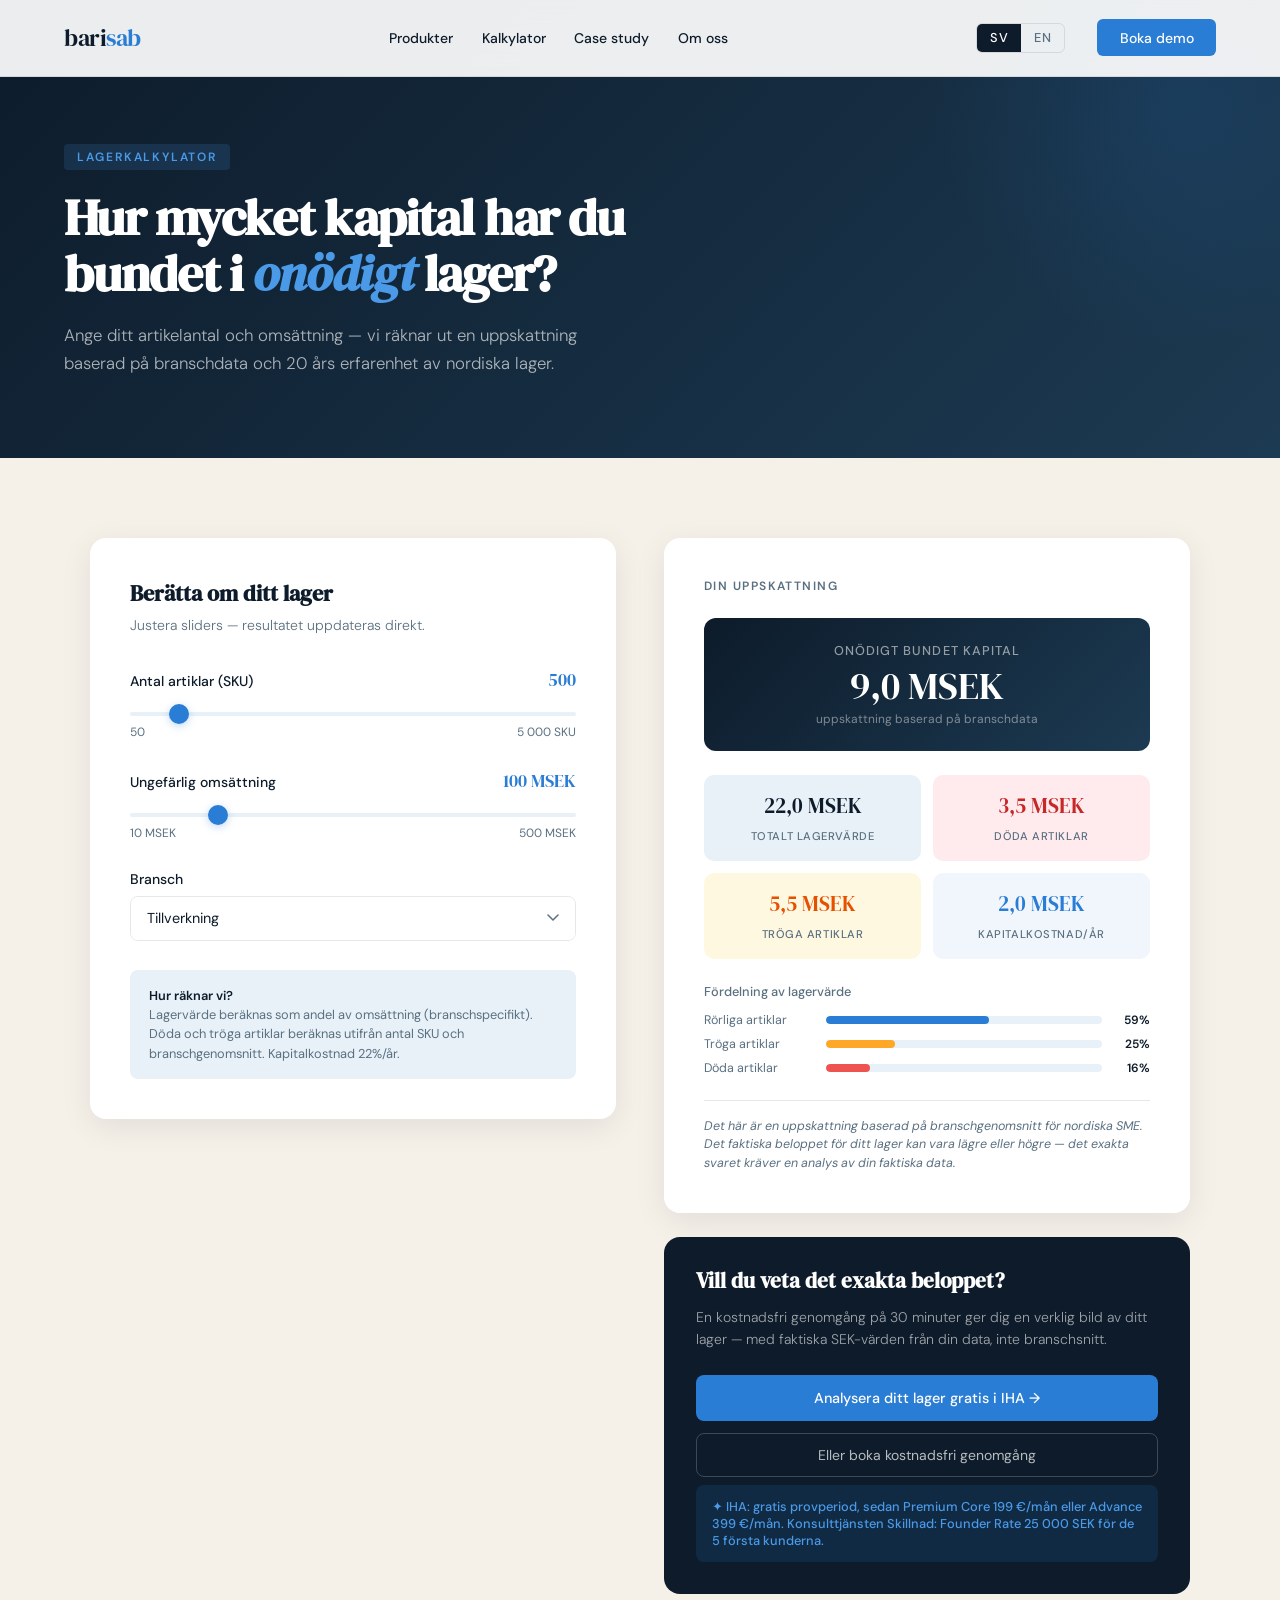
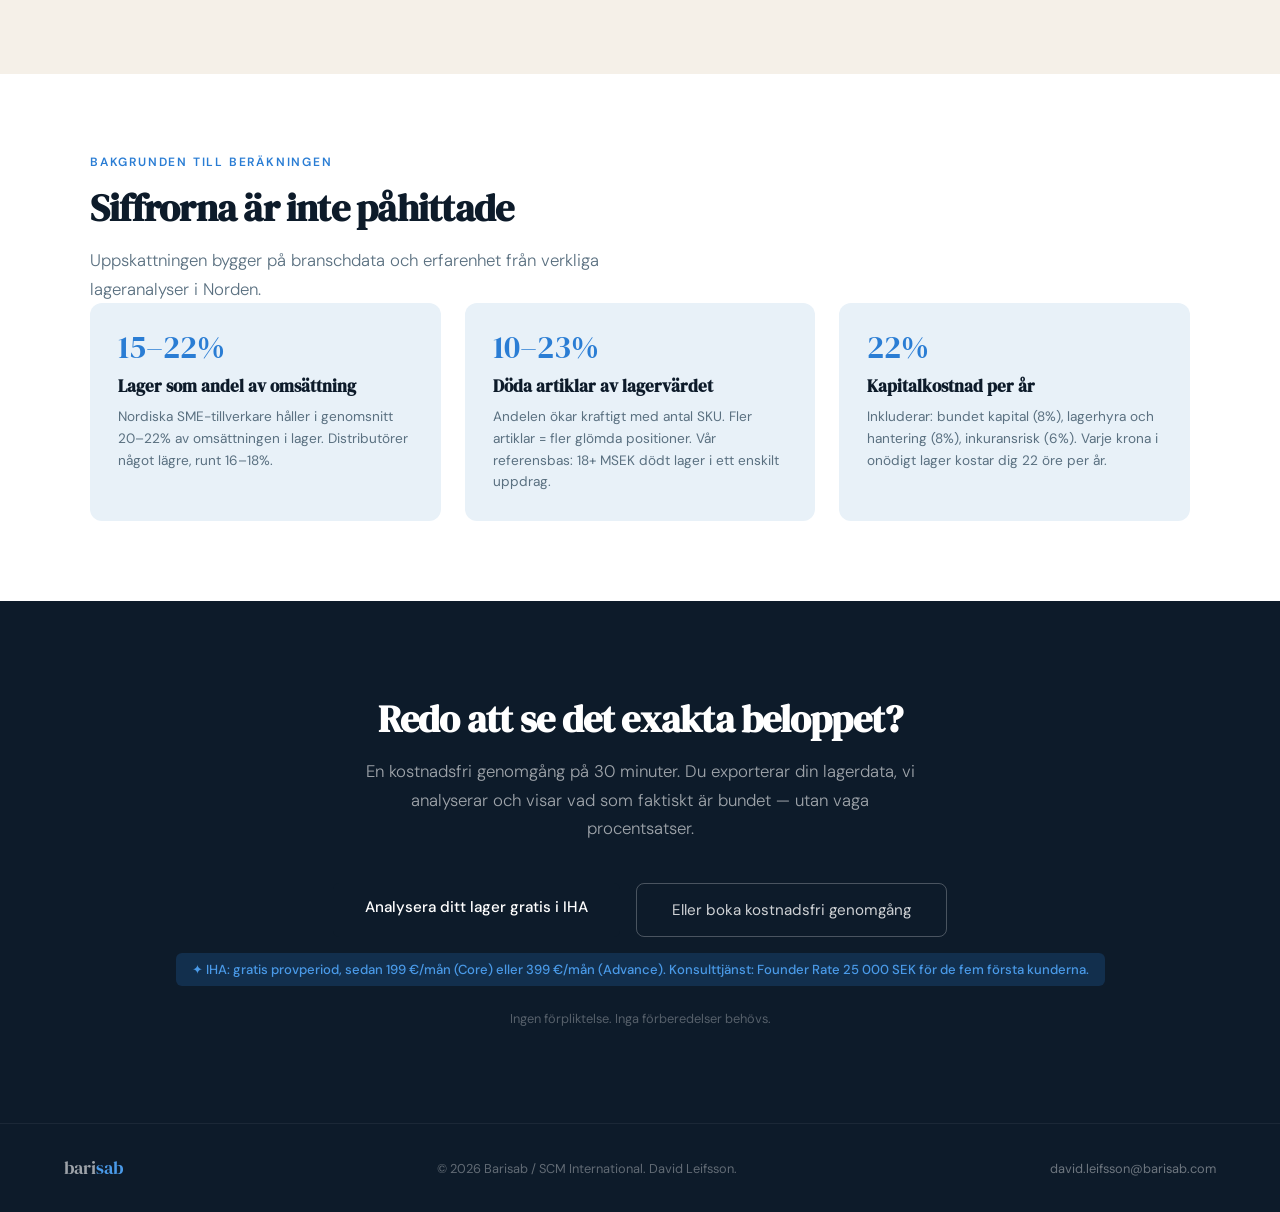
<file: kalkylator.html>
<!DOCTYPE html>
<html lang="sv">
<head>
<meta charset="UTF-8">
<meta name="viewport" content="width=device-width, initial-scale=1.0">
<title>Lagerkalkylator – räkna ut ditt bundna kapital | IHA Barisab</title>
<meta name="description" content="Gratis lagerkalkylator: uppskatta hur mycket kapital som är bundet i dött och trögt lager – utifrån antal SKU och omsättning. Se vad lagret kostar dig per år.">
<link rel="canonical" href="https://barisab.com/kalkylator.html">
<meta name="robots" content="index, follow">
<meta property="og:type" content="website">
<meta property="og:site_name" content="Barisab">
<meta property="og:locale" content="sv_SE">
<meta property="og:title" content="Lagerkalkylator – vad kostar ditt döda lager?">
<meta property="og:description" content="Räkna ut ungefärligt bundet kapital i dött och trögt lager på 30 sekunder. Gratis.">
<meta property="og:url" content="https://barisab.com/kalkylator.html">
<meta property="og:image" content="https://barisab.com/og-image.png">
<meta property="og:image:width" content="1200">
<meta property="og:image:height" content="630">
<meta name="twitter:card" content="summary_large_image">
<meta name="twitter:title" content="Lagerkalkylator – vad kostar ditt döda lager?">
<meta name="twitter:description" content="Räkna ut bundet kapital i dött och trögt lager. Gratis.">
<meta name="twitter:image" content="https://barisab.com/og-image.png">
<link rel="icon" type="image/svg+xml" href="/favicon.svg">
<link rel="apple-touch-icon" href="/apple-touch-icon.png">
<script type="application/ld+json">
{
  "@context": "https://schema.org",
  "@type": "BreadcrumbList",
  "itemListElement": [
    { "@type": "ListItem", "position": 1, "name": "Hem", "item": "https://barisab.com/" },
    { "@type": "ListItem", "position": 2, "name": "Lagerkalkylator", "item": "https://barisab.com/kalkylator.html" }
  ]
}
</script>
<link rel="preconnect" href="https://fonts.googleapis.com">
<link href="https://fonts.googleapis.com/css2?family=DM+Serif+Display:ital@0;1&family=DM+Sans:wght@300;400;500;600&display=swap" rel="stylesheet">
<link rel="stylesheet" href="css/style.css">
<style>
  /* ── PAGE HEADER ── */
  .page-header {
    background: linear-gradient(135deg, var(--navy) 0%, var(--steel) 100%);
    padding: 9rem 4rem 5rem;
    position: relative; overflow: hidden;
  }
  .page-header::before {
    content: '';
    position: absolute; top: -150px; right: -150px;
    width: 500px; height: 500px;
    background: radial-gradient(circle, rgba(42,125,212,0.15) 0%, transparent 70%);
    pointer-events: none;
  }
  .page-header-inner { max-width: 680px; }
  .page-header .hero-eyebrow {
    color: var(--accent-light);
    background: rgba(74,154,232,0.15);
  }
  .page-header h1 {
    font-family: 'DM Serif Display', serif;
    font-size: clamp(2rem, 4vw, 3.2rem);
    line-height: 1.1; letter-spacing: -0.02em;
    color: white; margin-bottom: 1.2rem;
  }
  .page-header h1 em { font-style: italic; color: var(--accent-light); }
  .page-header p {
    font-size: 1.05rem; line-height: 1.7;
    color: rgba(255,255,255,0.65);
    max-width: 540px; font-weight: 300;
  }

  /* ── CALCULATOR SECTION ── */
  .calc-section { padding: 5rem 4rem; background: var(--warm); }
  .calc-grid {
    display: grid; grid-template-columns: 1fr 1fr;
    gap: 3rem; max-width: 1100px; margin: 0 auto; align-items: start;
  }

  /* ── FORM PANEL ── */
  .calc-form-panel {
    background: white; border-radius: 16px;
    box-shadow: 0 8px 32px rgba(13,27,42,0.08); padding: 2.5rem;
    animation: fadeInUp 0.6s ease both;
  }
  .form-panel-title {
    font-family: 'DM Serif Display', serif;
    font-size: 1.4rem; color: var(--navy); margin-bottom: 0.4rem;
  }
  .form-panel-sub {
    font-size: 0.875rem; color: var(--muted);
    margin-bottom: 2rem; font-weight: 300; line-height: 1.5;
  }
  .form-group { margin-bottom: 1.8rem; }
  .form-group:last-of-type { margin-bottom: 0; }
  .form-label {
    display: flex; justify-content: space-between; align-items: baseline;
    margin-bottom: 0.5rem;
  }
  .form-label label { font-size: 0.875rem; font-weight: 500; color: var(--navy); }
  .form-label .label-value {
    font-family: 'DM Serif Display', serif;
    font-size: 1.1rem; color: var(--accent);
  }
  input[type="range"] {
    width: 100%; -webkit-appearance: none;
    height: 4px; border-radius: 2px;
    background: var(--ice); outline: none; margin-bottom: 0.5rem;
  }
  input[type="range"]::-webkit-slider-thumb {
    -webkit-appearance: none;
    width: 20px; height: 20px; border-radius: 50%;
    background: var(--accent); cursor: pointer;
    box-shadow: 0 2px 8px rgba(42,125,212,0.3); transition: box-shadow 0.2s;
  }
  input[type="range"]::-webkit-slider-thumb:hover {
    box-shadow: 0 2px 14px rgba(42,125,212,0.5);
  }
  .range-labels {
    display: flex; justify-content: space-between;
    font-size: 0.75rem; color: var(--muted);
  }
  .select-group {
    border: 1.5px solid var(--border); border-radius: 8px;
    overflow: hidden; transition: border-color 0.2s;
  }
  .select-group:focus-within { border-color: var(--accent); }
  .select-group select {
    width: 100%; padding: 0.8rem 1rem; border: none; outline: none;
    font-family: 'DM Sans', sans-serif; font-size: 0.9rem; color: var(--navy);
    background: white; cursor: pointer; appearance: none;
    background-image: url("data:image/svg+xml,%3Csvg xmlns='http://www.w3.org/2000/svg' width='12' height='8' viewBox='0 0 12 8'%3E%3Cpath d='M1 1l5 5 5-5' stroke='%235A7080' stroke-width='1.5' fill='none' stroke-linecap='round'/%3E%3C/svg%3E");
    background-repeat: no-repeat; background-position: right 1rem center; padding-right: 2.5rem;
  }

  /* ── RESULT PANEL ── */
  .calc-result-panel { position: sticky; top: 6rem; animation: fadeInUp 0.6s ease 0.15s both; }
  .result-card {
    background: white; border-radius: 16px;
    box-shadow: 0 8px 32px rgba(13,27,42,0.08); padding: 2.5rem; margin-bottom: 1.5rem;
  }
  .result-card-title {
    font-size: 0.75rem; font-weight: 600; letter-spacing: 0.12em; text-transform: uppercase;
    color: var(--muted); margin-bottom: 1.5rem;
  }
  .result-main-value {
    text-align: center; padding: 1.5rem;
    background: linear-gradient(135deg, var(--navy) 0%, var(--steel) 100%);
    border-radius: 12px; margin-bottom: 1.5rem;
  }
  .result-main-label {
    font-size: 0.8rem; font-weight: 500; letter-spacing: 0.08em; text-transform: uppercase;
    color: rgba(255,255,255,0.55); margin-bottom: 0.5rem;
  }
  .result-main-number {
    font-family: 'DM Serif Display', serif;
    font-size: 2.4rem; color: white; line-height: 1; display: block; transition: all 0.4s ease;
  }
  .result-sub-label { font-size: 0.75rem; color: rgba(255,255,255,0.45); margin-top: 0.35rem; }
  .result-metrics { display: grid; grid-template-columns: 1fr 1fr; gap: 0.75rem; margin-bottom: 1.5rem; }
  .result-metric { padding: 1rem; border-radius: 10px; text-align: center; }
  .result-metric.inventory { background: var(--ice); }
  .result-metric.dead      { background: #FFEBEE; }
  .result-metric.slow      { background: #FFF8E1; }
  .result-metric.carry     { background: rgba(42,125,212,0.07); }
  .result-metric-val {
    font-family: 'DM Serif Display', serif; font-size: 1.3rem; display: block;
    margin-bottom: 0.25rem; transition: all 0.4s ease;
  }
  .result-metric.inventory .result-metric-val { color: var(--navy); }
  .result-metric.dead .result-metric-val      { color: #C62828; }
  .result-metric.slow .result-metric-val      { color: #E65100; }
  .result-metric.carry .result-metric-val     { color: var(--accent); }
  .result-metric-label {
    font-size: 0.7rem; font-weight: 500; letter-spacing: 0.05em; text-transform: uppercase; color: var(--muted);
  }
  .result-bar-section { margin-bottom: 1.5rem; }
  .result-bar-title { font-size: 0.8rem; font-weight: 500; color: var(--muted); margin-bottom: 0.75rem; }
  .result-bar-item { display: flex; align-items: center; gap: 0.75rem; margin-bottom: 0.5rem; }
  .result-bar-label { font-size: 0.78rem; color: var(--muted); min-width: 110px; }
  .result-bar-track { flex: 1; height: 8px; background: var(--ice); border-radius: 4px; overflow: hidden; }
  .result-bar-fill { height: 100%; border-radius: 4px; transition: width 0.6s ease; }
  .result-bar-fill.good { background: var(--accent); }
  .result-bar-fill.dead { background: #EF5350; }
  .result-bar-fill.slow { background: #FFA726; }
  .result-bar-pct { font-size: 0.75rem; font-weight: 600; color: var(--navy); min-width: 36px; text-align: right; }
  .result-disclaimer {
    font-size: 0.78rem; color: var(--muted); line-height: 1.5; font-style: italic;
    padding-top: 1rem; border-top: 1px solid var(--border);
  }
  .result-cta-card { background: var(--navy); border-radius: 16px; padding: 2rem; }
  .result-cta-card h3 {
    font-family: 'DM Serif Display', serif; font-size: 1.3rem; color: white;
    margin-bottom: 0.75rem; line-height: 1.2;
  }
  .result-cta-card p {
    font-size: 0.875rem; color: rgba(255,255,255,0.6); line-height: 1.6; margin-bottom: 1.5rem; font-weight: 300;
  }
  .result-cta-card .founder-note { background: rgba(42,125,212,0.15); color: var(--accent-light); }

  /* ── METHODOLOGY ── */
  .methodology { background: white; padding: 5rem 4rem; }
  .methodology-inner { max-width: 1100px; margin: 0 auto; }
  .method-grid { display: grid; grid-template-columns: repeat(3, 1fr); gap: 1.5rem; }
  .method-card { background: var(--ice); border-radius: 12px; padding: 1.75rem; }
  .method-num {
    font-family: 'DM Serif Display', serif; font-size: 2rem; color: var(--accent);
    display: block; margin-bottom: 0.75rem; line-height: 1;
  }
  .method-card h4 { font-family: 'DM Serif Display', serif; font-size: 1.05rem; color: var(--navy); margin-bottom: 0.5rem; }
  .method-card p { font-size: 0.85rem; color: var(--muted); line-height: 1.6; }

  /* ── BOTTOM CTA ── */
  .cta-section { background: var(--navy); padding: 6rem 4rem; text-align: center; }
  .cta-section .section-title { color: white; margin: 0 auto 1rem; }
  .cta-section .section-sub { color: rgba(255,255,255,0.6); margin: 0 auto 2.5rem; }
  .cta-actions { display: flex; gap: 1rem; justify-content: center; flex-wrap: wrap; }
  .cta-note { margin-top: 1.5rem; font-size: 0.8rem; color: rgba(255,255,255,0.3); }
  .founder-cta-note {
    display: inline-block; margin-top: 1rem;
    background: rgba(42,125,212,0.2); border-radius: 6px; padding: 0.5rem 1rem;
    font-size: 0.82rem; color: var(--accent-light); font-weight: 500;
  }

  /* ── RESPONSIV ── */
  @media (max-width: 900px) {
    .page-header { padding: 7rem 1.5rem 3.5rem; }
    .calc-section { padding: 3rem 1.5rem; }
    .calc-grid { grid-template-columns: 1fr; gap: 2rem; }
    .calc-result-panel { position: static; }
    .methodology { padding: 3.5rem 1.5rem; }
    .method-grid { grid-template-columns: 1fr; }
    .cta-section { padding: 4rem 1.5rem; }
    .result-metrics { grid-template-columns: 1fr 1fr; }
  }
  @media (max-width: 480px) {
    .result-metrics { grid-template-columns: 1fr; }
    .result-main-number { font-size: 1.8rem; }
  }
</style>
</head>
<body>

<!-- NAV -->
<nav>
  <a href="index.html" class="nav-logo">bari<span>sab</span></a>
  <div class="nav-links">
    <a href="index.html#products" data-sv="Produkter" data-en="Products">Produkter</a>
    <a href="kalkylator.html" data-sv="Kalkylator" data-en="Calculator">Kalkylator</a>
    <a href="case-study.html" data-sv="Case study" data-en="Case study">Case study</a>
    <a href="om-oss.html" data-sv="Om oss" data-en="About">Om oss</a>
  </div>
  <div class="nav-right">
    <div class="lang-toggle">
      <button class="lang-btn active" onclick="setLang('sv')" id="btn-sv">SV</button>
      <button class="lang-btn" onclick="setLang('en')" id="btn-en">EN</button>
    </div>
    <a href="https://calendly.com/david-leifsson-barisab/30min" target="_blank" rel="noopener" class="nav-cta" data-sv="Boka demo" data-en="Book demo">Boka demo</a>
  </div>
</nav>

<!-- PAGE HEADER -->
<header class="page-header">
  <div class="page-header-inner">
    <span class="hero-eyebrow" data-sv="Lagerkalkylator" data-en="Inventory calculator">Lagerkalkylator</span>
    <h1 data-sv="Hur mycket kapital har du bundet i <em>onödigt</em> lager?" data-en="How much capital do you have tied up in <em>unnecessary</em> inventory?">Hur mycket kapital har du bundet i <em>onödigt</em> lager?</h1>
    <p data-sv="Ange ditt artikelantal och omsättning — vi räknar ut en uppskattning baserad på branschdata och 20 års erfarenhet av nordiska lager." data-en="Enter your SKU count and revenue — we calculate an estimate based on industry benchmarks and 20 years of experience with Nordic inventories.">Ange ditt artikelantal och omsättning — vi räknar ut en uppskattning baserad på branschdata och 20 års erfarenhet av nordiska lager.</p>
  </div>
</header>

<!-- CALCULATOR -->
<section class="calc-section">
  <div class="calc-grid">

    <!-- FORM PANEL -->
    <div class="calc-form-panel">
      <h2 class="form-panel-title" data-sv="Berätta om ditt lager" data-en="Tell us about your inventory">Berätta om ditt lager</h2>
      <p class="form-panel-sub" data-sv="Justera sliders — resultatet uppdateras direkt." data-en="Adjust the sliders — results update instantly.">Justera sliders — resultatet uppdateras direkt.</p>

      <div class="form-group">
        <div class="form-label">
          <label data-sv="Antal artiklar (SKU)" data-en="Number of SKUs">Antal artiklar (SKU)</label>
          <span class="label-value" id="sku-display">500</span>
        </div>
        <input type="range" id="sku-slider" min="50" max="5000" step="50" value="500" oninput="syncSku(this.value); calculate()">
        <div class="range-labels">
          <span>50</span>
          <span data-sv="5 000 SKU" data-en="5,000 SKUs">5 000 SKU</span>
        </div>
      </div>

      <div class="form-group">
        <div class="form-label">
          <label data-sv="Ungefärlig omsättning" data-en="Approximate annual revenue">Ungefärlig omsättning</label>
          <span class="label-value" id="rev-display">100 MSEK</span>
        </div>
        <input type="range" id="rev-slider" min="10" max="500" step="5" value="100" oninput="syncRev(this.value); calculate()">
        <div class="range-labels">
          <span>10 MSEK</span>
          <span>500 MSEK</span>
        </div>
      </div>

      <div class="form-group">
        <div class="form-label">
          <label data-sv="Bransch" data-en="Industry">Bransch</label>
        </div>
        <div class="select-group">
          <select id="industry-select" onchange="calculate()">
            <option value="manufacturing" data-sv="Tillverkning" data-en="Manufacturing">Tillverkning</option>
            <option value="distribution" data-sv="Distribution / Grossist" data-en="Distribution / Wholesale">Distribution / Grossist</option>
            <option value="retail" data-sv="Handel / Detaljist" data-en="Retail / Trade">Handel / Detaljist</option>
          </select>
        </div>
      </div>

      <div style="margin-top:1.75rem; padding:1rem 1.2rem; background:var(--ice); border-radius:8px; font-size:0.8rem; color:var(--muted); line-height:1.5;">
        <strong style="color:var(--navy);font-weight:600;" data-sv="Hur räknar vi?" data-en="How do we calculate?">Hur räknar vi?</strong><br>
        <span data-sv="Lagervärde beräknas som andel av omsättning (branschspecifikt). Döda och tröga artiklar beräknas utifrån antal SKU och branschgenomsnitt. Kapitalkostnad 22%/år." data-en="Inventory value is calculated as a share of revenue (industry-specific). Dead and slow-moving items are estimated based on SKU count and industry averages. Carrying cost 22%/year.">Lagervärde beräknas som andel av omsättning (branschspecifikt). Döda och tröga artiklar beräknas utifrån antal SKU och branschgenomsnitt. Kapitalkostnad 22%/år.</span>
      </div>
    </div>

    <!-- RESULT PANEL -->
    <div class="calc-result-panel">
      <div class="result-card">
        <div class="result-card-title" data-sv="Din uppskattning" data-en="Your estimate">Din uppskattning</div>

        <div class="result-main-value">
          <div class="result-main-label" data-sv="Onödigt bundet kapital" data-en="Unnecessarily tied-up capital">Onödigt bundet kapital</div>
          <span class="result-main-number" id="result-total">–</span>
          <div class="result-sub-label" data-sv="uppskattning baserad på branschdata" data-en="estimate based on industry data">uppskattning baserad på branschdata</div>
        </div>

        <div class="result-metrics">
          <div class="result-metric inventory">
            <span class="result-metric-val" id="result-inventory">–</span>
            <span class="result-metric-label" data-sv="Totalt lagervärde" data-en="Total inventory value">Totalt lagervärde</span>
          </div>
          <div class="result-metric dead">
            <span class="result-metric-val" id="result-dead">–</span>
            <span class="result-metric-label" data-sv="Döda artiklar" data-en="Dead stock">Döda artiklar</span>
          </div>
          <div class="result-metric slow">
            <span class="result-metric-val" id="result-slow">–</span>
            <span class="result-metric-label" data-sv="Tröga artiklar" data-en="Slow movers">Tröga artiklar</span>
          </div>
          <div class="result-metric carry">
            <span class="result-metric-val" id="result-carry">–</span>
            <span class="result-metric-label" data-sv="Kapitalkostnad/år" data-en="Carrying cost/yr">Kapitalkostnad/år</span>
          </div>
        </div>

        <div class="result-bar-section">
          <div class="result-bar-title" data-sv="Fördelning av lagervärde" data-en="Inventory value breakdown">Fördelning av lagervärde</div>
          <div class="result-bar-item">
            <span class="result-bar-label" data-sv="Rörliga artiklar" data-en="Active stock">Rörliga artiklar</span>
            <div class="result-bar-track"><div class="result-bar-fill good" id="bar-good" style="width:65%"></div></div>
            <span class="result-bar-pct" id="bar-good-pct">65%</span>
          </div>
          <div class="result-bar-item">
            <span class="result-bar-label" data-sv="Tröga artiklar" data-en="Slow movers">Tröga artiklar</span>
            <div class="result-bar-track"><div class="result-bar-fill slow" id="bar-slow" style="width:21%"></div></div>
            <span class="result-bar-pct" id="bar-slow-pct">21%</span>
          </div>
          <div class="result-bar-item">
            <span class="result-bar-label" data-sv="Döda artiklar" data-en="Dead stock">Döda artiklar</span>
            <div class="result-bar-track"><div class="result-bar-fill dead" id="bar-dead" style="width:14%"></div></div>
            <span class="result-bar-pct" id="bar-dead-pct">14%</span>
          </div>
        </div>

        <div class="result-disclaimer" data-sv="Det här är en uppskattning baserad på branschgenomsnitt för nordiska SME. Det faktiska beloppet för ditt lager kan vara lägre eller högre — det exakta svaret kräver en analys av din faktiska data." data-en="This is an estimate based on Nordic SME industry averages. The actual figure for your inventory may be lower or higher — the exact answer requires an analysis of your actual data.">Det här är en uppskattning baserad på branschgenomsnitt för nordiska SME. Det faktiska beloppet för ditt lager kan vara lägre eller högre — det exakta svaret kräver en analys av din faktiska data.</div>
      </div>

      <div class="result-cta-card">
        <h3 data-sv="Vill du veta det exakta beloppet?" data-en="Want to know the exact figure?">Vill du veta det exakta beloppet?</h3>
        <p data-sv="En kostnadsfri genomgång på 30 minuter ger dig en verklig bild av ditt lager — med faktiska SEK-värden från din data, inte branschsnitt." data-en="A free 30-minute review gives you a real picture of your inventory — with actual SEK values from your data, not industry averages.">En kostnadsfri genomgång på 30 minuter ger dig en verklig bild av ditt lager — med faktiska SEK-värden från din data, inte branschsnitt.</p>
        <a href="https://iha-saas-dbjs4i4w48rg7cgc48zghs.streamlit.app/" target="_blank" rel="noopener" class="btn-accent" data-sv="Analysera ditt lager gratis i IHA →" data-en="Analyze your inventory free in IHA →">Analysera ditt lager gratis i IHA →</a>
        <a href="https://calendly.com/david-leifsson-barisab/30min" target="_blank" rel="noopener" class="btn-outline-white" data-sv="Eller boka kostnadsfri genomgång" data-en="Or book a free review">Eller boka kostnadsfri genomgång</a>
        <div class="founder-note" data-sv="✦ IHA: gratis provperiod, sedan Premium Core 199 €/mån eller Advance 399 €/mån. Konsulttjänsten Skillnad: Founder Rate 25 000 SEK för de 5 första kunderna." data-en="✦ IHA: free trial, then Premium Core €199/mo or Advance €399/mo. Skillnad consulting: Founder Rate 25,000 SEK for the first 5 clients.">✦ IHA: gratis provperiod, sedan Premium Core 199 €/mån eller Advance 399 €/mån. Konsulttjänsten Skillnad: Founder Rate 25 000 SEK för de 5 första kunderna.</div>
      </div>
    </div>

  </div>
</section>

<!-- METHODOLOGY -->
<section class="methodology">
  <div class="methodology-inner">
    <div class="section-label" data-sv="Bakgrunden till beräkningen" data-en="The calculation methodology">Bakgrunden till beräkningen</div>
    <h2 class="section-title" data-sv="Siffrorna är inte påhittade" data-en="The numbers are not made up">Siffrorna är inte påhittade</h2>
    <p class="section-sub" data-sv="Uppskattningen bygger på branschdata och erfarenhet från verkliga lageranalyser i Norden." data-en="The estimate is based on industry data and experience from real inventory analyses in the Nordics.">Uppskattningen bygger på branschdata och erfarenhet från verkliga lageranalyser i Norden.</p>
    <div class="method-grid">
      <div class="method-card">
        <span class="method-num">15–22%</span>
        <h4 data-sv="Lager som andel av omsättning" data-en="Inventory as share of revenue">Lager som andel av omsättning</h4>
        <p data-sv="Nordiska SME-tillverkare håller i genomsnitt 20–22% av omsättningen i lager. Distributörer något lägre, runt 16–18%." data-en="Nordic SME manufacturers hold an average of 20–22% of revenue in inventory. Distributors somewhat lower, around 16–18%.">Nordiska SME-tillverkare håller i genomsnitt 20–22% av omsättningen i lager. Distributörer något lägre, runt 16–18%.</p>
      </div>
      <div class="method-card">
        <span class="method-num">10–23%</span>
        <h4 data-sv="Döda artiklar av lagervärdet" data-en="Dead stock of inventory value">Döda artiklar av lagervärdet</h4>
        <p data-sv="Andelen ökar kraftigt med antal SKU. Fler artiklar = fler glömda positioner. Vår referensbas: 18+ MSEK dödt lager i ett enskilt uppdrag." data-en="The share increases sharply with SKU count. More items = more forgotten positions. Our reference: 18+ MSEK dead stock in a single assignment.">Andelen ökar kraftigt med antal SKU. Fler artiklar = fler glömda positioner. Vår referensbas: 18+ MSEK dödt lager i ett enskilt uppdrag.</p>
      </div>
      <div class="method-card">
        <span class="method-num">22%</span>
        <h4 data-sv="Kapitalkostnad per år" data-en="Carrying cost per year">Kapitalkostnad per år</h4>
        <p data-sv="Inkluderar: bundet kapital (8%), lagerhyra och hantering (8%), inkuransrisk (6%). Varje krona i onödigt lager kostar dig 22 öre per år." data-en="Includes: tied-up capital (8%), warehouse rent and handling (8%), obsolescence risk (6%). Every krona in unnecessary inventory costs you 22 öre per year.">Inkluderar: bundet kapital (8%), lagerhyra och hantering (8%), inkuransrisk (6%). Varje krona i onödigt lager kostar dig 22 öre per år.</p>
      </div>
    </div>
  </div>
</section>

<!-- BOTTOM CTA -->
<section class="cta-section">
  <h2 class="section-title" data-sv="Redo att se det exakta beloppet?" data-en="Ready to see the exact figure?">Redo att se det exakta beloppet?</h2>
  <p class="section-sub" data-sv="En kostnadsfri genomgång på 30 minuter. Du exporterar din lagerdata, vi analyserar och visar vad som faktiskt är bundet — utan vaga procentsatser." data-en="A free 30-minute review. You export your inventory data, we analyze and show what is actually tied up — without vague percentages.">En kostnadsfri genomgång på 30 minuter. Du exporterar din lagerdata, vi analyserar och visar vad som faktiskt är bundet — utan vaga procentsatser.</p>
  <div class="cta-actions">
    <a href="https://iha-saas-dbjs4i4w48rg7cgc48zghs.streamlit.app/" target="_blank" rel="noopener" class="btn-primary" data-sv="Analysera ditt lager gratis i IHA" data-en="Analyze your inventory free in IHA">Analysera ditt lager gratis i IHA</a>
    <a href="https://calendly.com/david-leifsson-barisab/30min" target="_blank" rel="noopener" class="btn-ghost" data-sv="Eller boka kostnadsfri genomgång" data-en="Or book a free review">Eller boka kostnadsfri genomgång</a>
  </div>
  <div class="founder-cta-note" data-sv="✦ IHA: gratis provperiod, sedan 199 €/mån (Core) eller 399 €/mån (Advance). Konsulttjänst: Founder Rate 25 000 SEK för de fem första kunderna." data-en="✦ IHA: free trial, then €199/mo (Core) or €399/mo (Advance). Consulting: Founder Rate 25,000 SEK for the first five clients.">✦ IHA: gratis provperiod, sedan 199 €/mån (Core) eller 399 €/mån (Advance). Konsulttjänst: Founder Rate 25 000 SEK för de fem första kunderna.</div>
  <p class="cta-note" data-sv="Ingen förpliktelse. Inga förberedelser behövs." data-en="No obligation. No preparation needed.">Ingen förpliktelse. Inga förberedelser behövs.</p>
</section>

<!-- FOOTER -->
<footer>
  <div class="footer-logo">bari<span>sab</span></div>
  <p data-sv="© 2026 Barisab / SCM International. David Leifsson." data-en="© 2026 Barisab / SCM International. David Leifsson.">© 2026 Barisab / SCM International. David Leifsson.</p>
  <p><a href="mailto:david.leifsson@barisab.com" style="color:rgba(255,255,255,0.4);text-decoration:none">david.leifsson@barisab.com</a></p>
</footer>

<script>
  let currentLang = 'sv';

  function setLang(lang) {
    currentLang = lang;
    document.documentElement.lang = lang;
    document.getElementById('btn-sv').classList.toggle('active', lang === 'sv');
    document.getElementById('btn-en').classList.toggle('active', lang === 'en');
    document.querySelectorAll('[data-sv]').forEach(el => {
      const txt = el.getAttribute('data-' + lang);
      if (!txt) return;
      if (el.tagName === 'H1') { el.innerHTML = txt; }
      else { el.textContent = txt; }
    });
    document.querySelectorAll('#industry-select option').forEach(opt => {
      const txt = opt.getAttribute('data-' + lang);
      if (txt) opt.textContent = txt;
    });
  }

  function syncSku(val) {
    document.getElementById('sku-display').textContent = parseInt(val).toLocaleString('sv-SE');
  }
  function syncRev(val) {
    document.getElementById('rev-display').textContent = parseInt(val).toLocaleString('sv-SE') + ' MSEK';
  }

  function formatSEK(value) {
    if (value >= 1_000_000) {
      return (value / 1_000_000).toLocaleString('sv-SE', { minimumFractionDigits: 1, maximumFractionDigits: 1 }) + ' MSEK';
    }
    return Math.round(value).toLocaleString('sv-SE') + ' SEK';
  }

  const INDUSTRY_RATIOS = { manufacturing: 0.22, distribution: 0.18, retail: 0.15 };

  function getDeadPct(skus) {
    if (skus < 200)  return 0.10;
    if (skus < 500)  return 0.13;
    if (skus < 1000) return 0.16;
    if (skus < 2000) return 0.19;
    return 0.23;
  }

  function calculate() {
    const skus     = parseInt(document.getElementById('sku-slider').value);
    const revMSEK  = parseInt(document.getElementById('rev-slider').value);
    const industry = document.getElementById('industry-select').value;

    const inventoryValue = revMSEK * 1_000_000 * INDUSTRY_RATIOS[industry];
    const deadPct  = getDeadPct(skus);
    const slowPct  = deadPct * 1.55;
    const goodPct  = 1 - deadPct - slowPct;

    const deadValue  = inventoryValue * deadPct;
    const slowValue  = inventoryValue * slowPct;
    const tiedUp     = deadValue + slowValue;
    const carryValue = tiedUp * 0.22;

    document.getElementById('result-total').textContent      = formatSEK(tiedUp);
    document.getElementById('result-inventory').textContent  = formatSEK(inventoryValue);
    document.getElementById('result-dead').textContent       = formatSEK(deadValue);
    document.getElementById('result-slow').textContent       = formatSEK(slowValue);
    document.getElementById('result-carry').textContent      = formatSEK(carryValue);

    const deadPct2 = Math.round(deadPct * 100);
    const slowPct2 = Math.round(slowPct * 100);
    const goodPct2 = 100 - deadPct2 - slowPct2;

    document.getElementById('bar-good').style.width  = goodPct2 + '%';
    document.getElementById('bar-slow').style.width  = slowPct2 + '%';
    document.getElementById('bar-dead').style.width  = deadPct2 + '%';
    document.getElementById('bar-good-pct').textContent = goodPct2 + '%';
    document.getElementById('bar-slow-pct').textContent = slowPct2 + '%';
    document.getElementById('bar-dead-pct').textContent = deadPct2 + '%';
  }

  calculate();
</script>
</body>
</html>
</file>
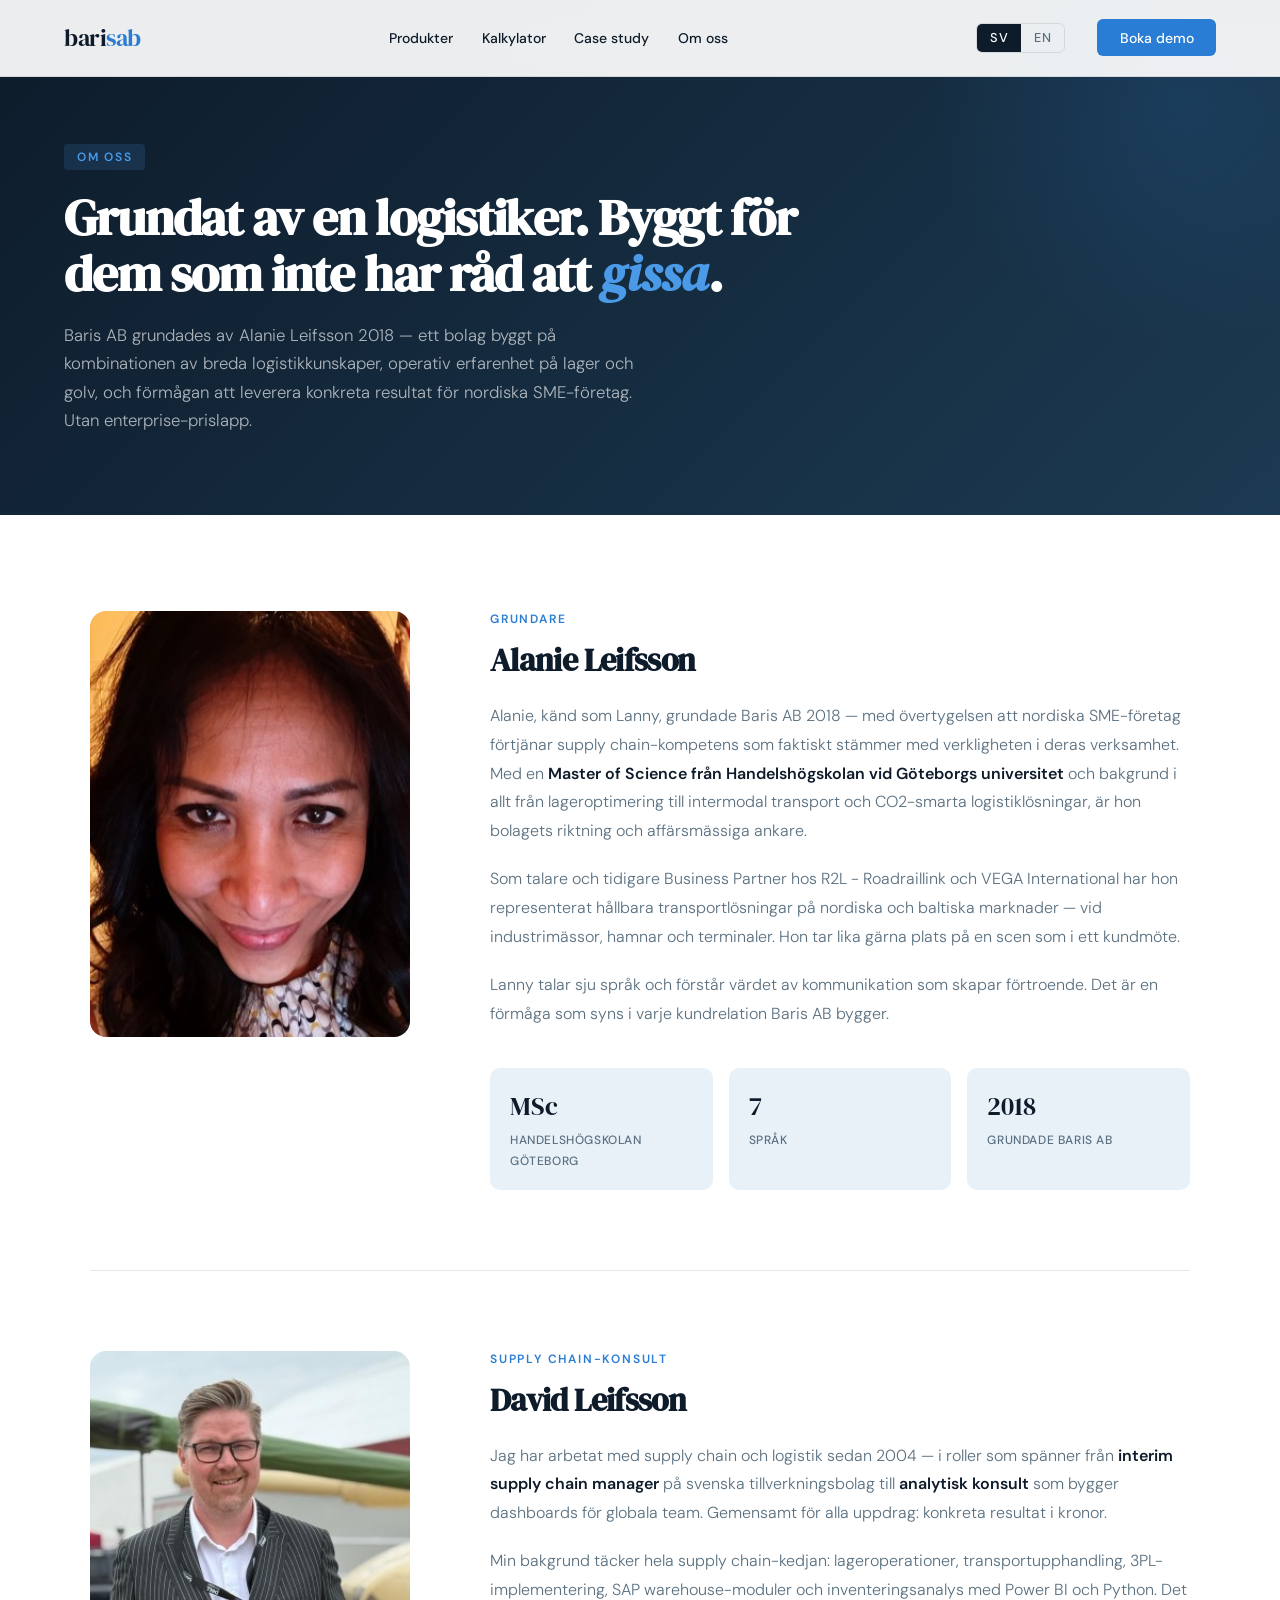
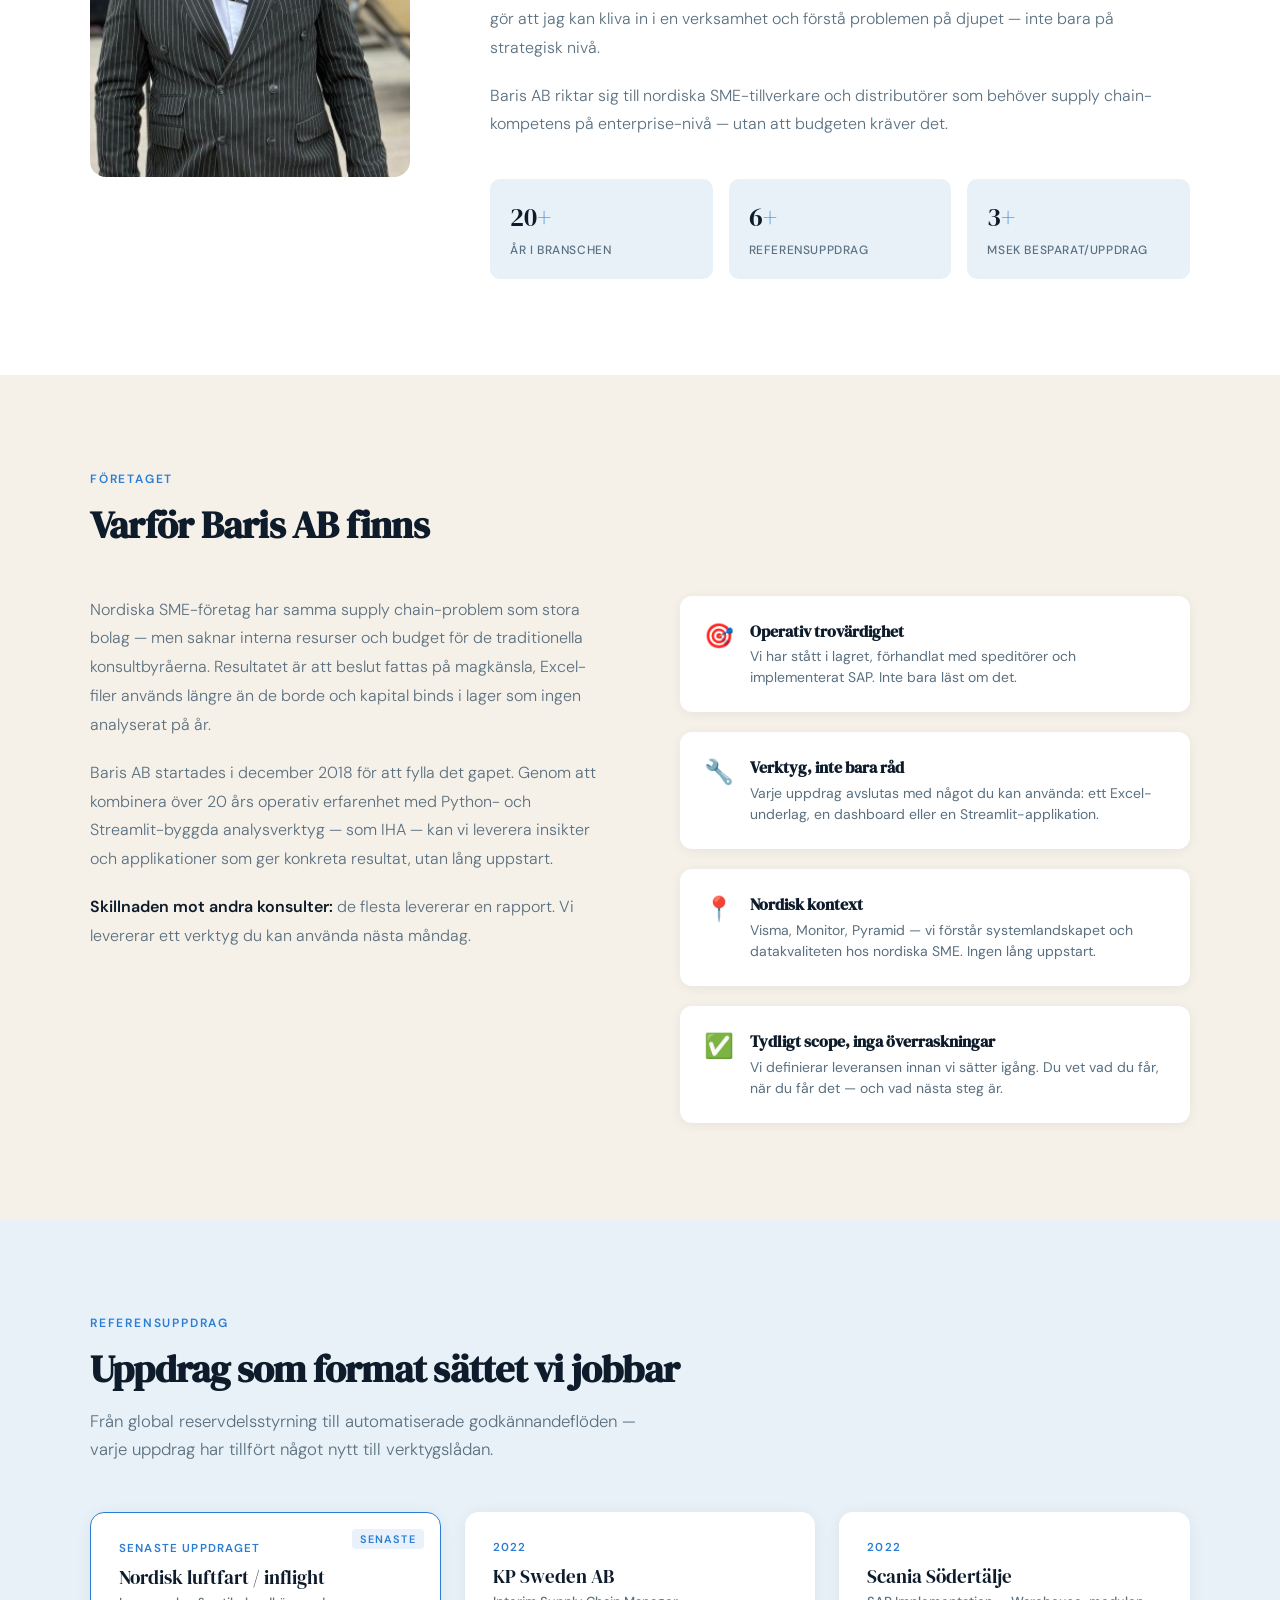
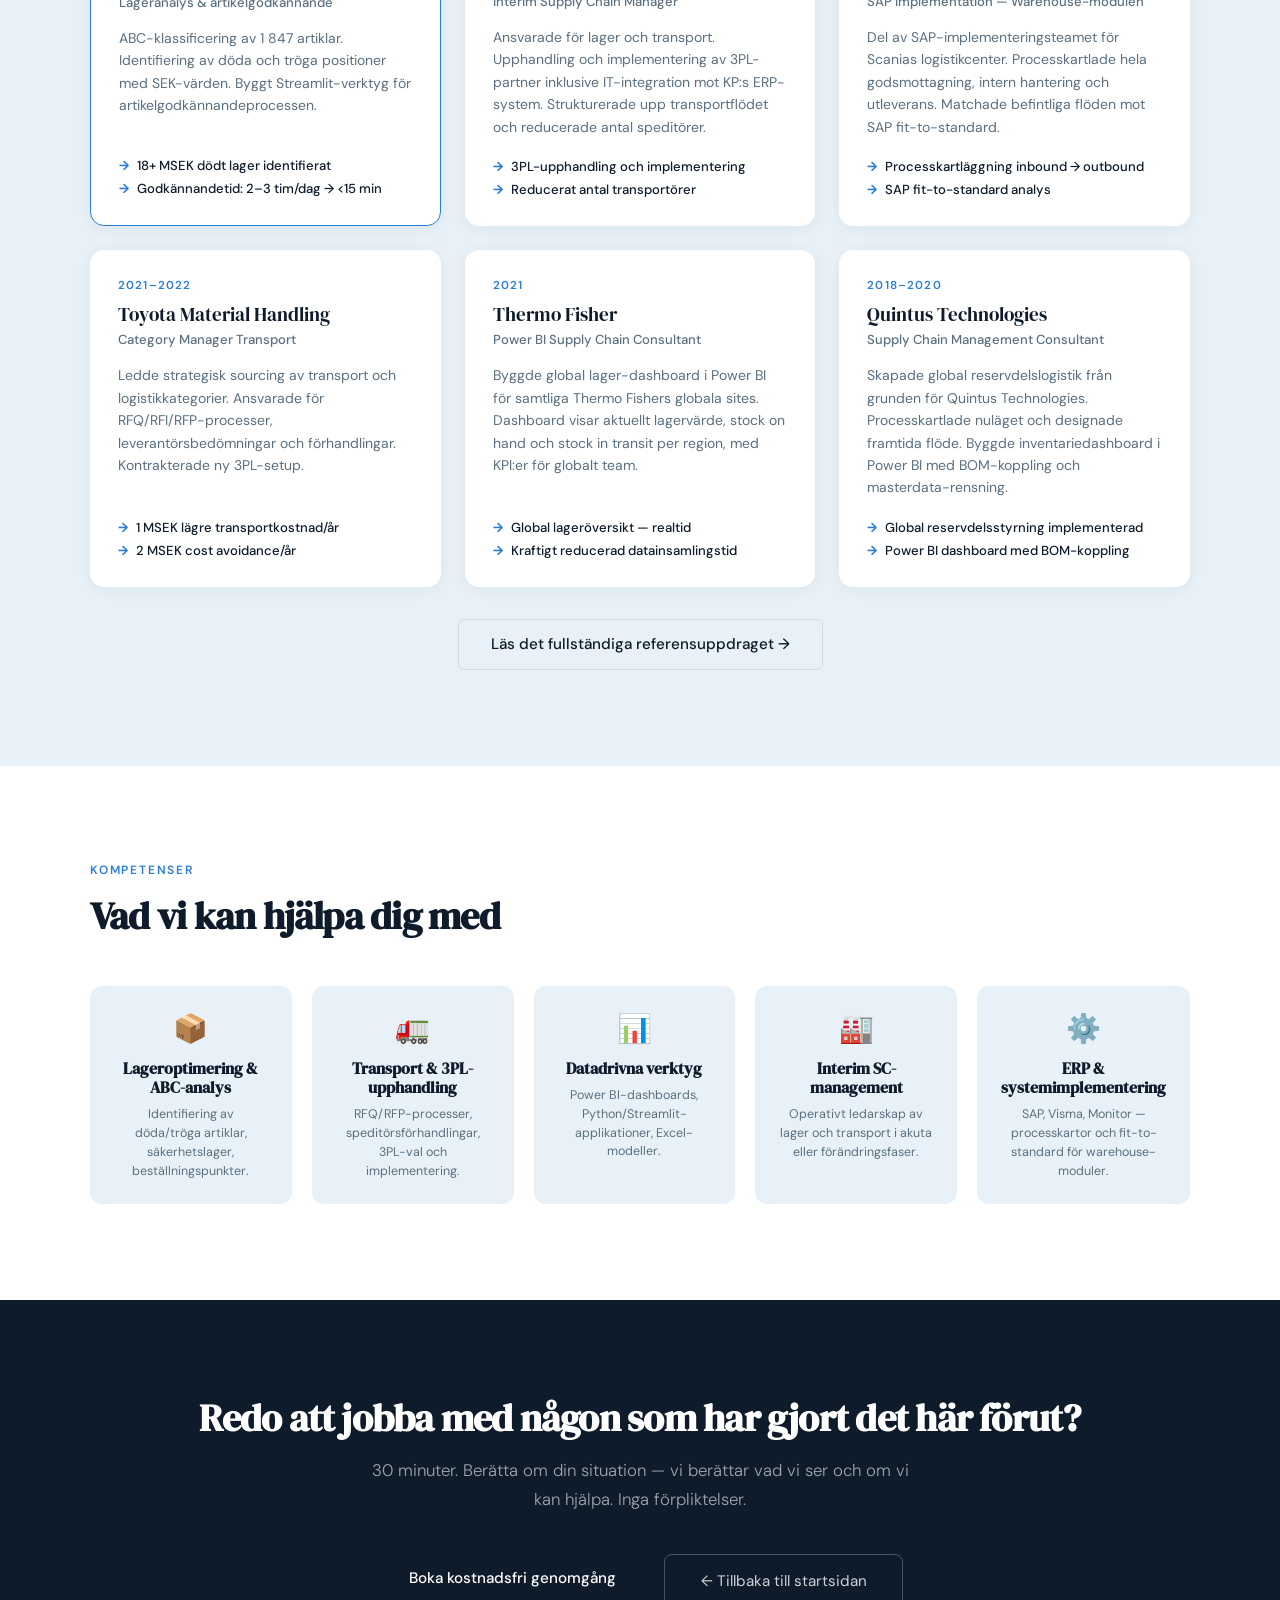
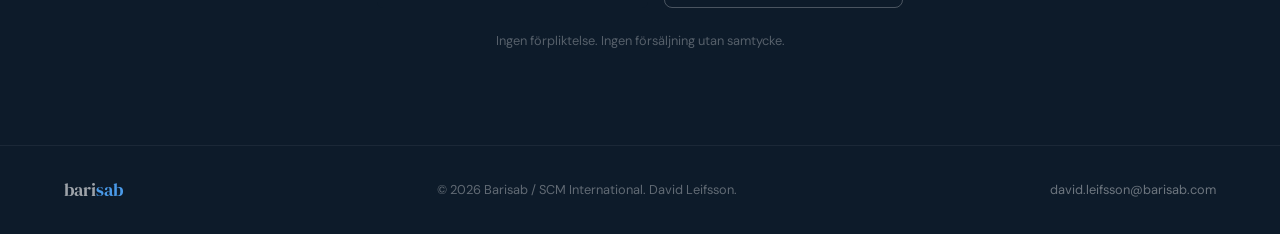
<file: om-oss.html>
<!DOCTYPE html>
<html lang="sv">
<head>
<meta charset="UTF-8">
<meta name="viewport" content="width=device-width, initial-scale=1.0">
<title>Om oss – David & Alanie Leifsson, supply chain-konsulter | Barisab</title>
<meta name="description" content="Barisab / SCM International – supply chain-konsulter för nordiska SME. David Leifsson, 20+ års erfarenhet med uppdrag hos Scania, Toyota, Thermo Fisher och nordisk inflight-logistik, samt grundare Alanie Leifsson.">
<link rel="canonical" href="https://barisab.com/om-oss.html">
<meta name="robots" content="index, follow">
<meta name="author" content="Barisab / SCM International">
<meta property="og:type" content="website">
<meta property="og:site_name" content="Barisab">
<meta property="og:locale" content="sv_SE">
<meta property="og:title" content="Om oss – David & Alanie Leifsson | Barisab">
<meta property="og:description" content="Supply chain-konsulter för nordiska SME. 20+ års operativ erfarenhet och verktyg du kan använda nästa måndag.">
<meta property="og:url" content="https://barisab.com/om-oss.html">
<meta property="og:image" content="https://barisab.com/og-image.png">
<meta property="og:image:width" content="1200">
<meta property="og:image:height" content="630">
<meta name="twitter:card" content="summary_large_image">
<meta name="twitter:title" content="Om oss – David & Alanie Leifsson | Barisab">
<meta name="twitter:description" content="Supply chain-konsulter för nordiska SME. 20+ års operativ erfarenhet.">
<meta name="twitter:image" content="https://barisab.com/og-image.png">
<link rel="icon" type="image/svg+xml" href="/favicon.svg">
<link rel="apple-touch-icon" href="/apple-touch-icon.png">
<link rel="preconnect" href="https://fonts.googleapis.com">
<link href="https://fonts.googleapis.com/css2?family=DM+Serif+Display:ital@0;1&family=DM+Sans:wght@300;400;500;600&display=swap" rel="stylesheet">
<link rel="stylesheet" href="css/style.css">
<script type="application/ld+json">
{
  "@context": "https://schema.org",
  "@graph": [
    { "@type": "AboutPage", "url": "https://barisab.com/om-oss.html", "name": "Om oss – Barisab" },
    {
      "@type": "Person",
      "name": "David Leifsson",
      "jobTitle": "Supply Chain-konsult",
      "image": "https://barisab.com/images/david.jpg",
      "worksFor": { "@type": "Organization", "name": "Barisab", "url": "https://barisab.com/" }
    },
    {
      "@type": "Person",
      "name": "Alanie Leifsson",
      "jobTitle": "Grundare, Baris AB",
      "image": "https://barisab.com/images/lanny.jpg",
      "worksFor": { "@type": "Organization", "name": "Barisab", "url": "https://barisab.com/" }
    },
    {
      "@type": "BreadcrumbList",
      "itemListElement": [
        { "@type": "ListItem", "position": 1, "name": "Hem", "item": "https://barisab.com/" },
        { "@type": "ListItem", "position": 2, "name": "Om oss", "item": "https://barisab.com/om-oss.html" }
      ]
    }
  ]
}
</script>
<style>
  /* ── PAGE HEADER ── */
  .page-header {
    background: linear-gradient(135deg, var(--navy) 0%, var(--steel) 100%);
    padding: 9rem 4rem 5rem;
    position: relative; overflow: hidden;
  }
  .page-header::before {
    content: '';
    position: absolute; top: -150px; right: -150px;
    width: 500px; height: 500px;
    background: radial-gradient(circle, rgba(42,125,212,0.15) 0%, transparent 70%);
    pointer-events: none;
  }
  .page-header-inner { max-width: 760px; }
  .page-header .hero-eyebrow {
    color: var(--accent-light);
    background: rgba(74,154,232,0.15);
  }
  .page-header h1 {
    font-family: 'DM Serif Display', serif;
    font-size: clamp(2rem, 4vw, 3.2rem);
    line-height: 1.1; letter-spacing: -0.02em;
    color: white; margin-bottom: 1.2rem;
  }
  .page-header h1 em { font-style: italic; color: var(--accent-light); }
  .page-header p {
    font-size: 1.05rem; line-height: 1.7;
    color: rgba(255,255,255,0.65); max-width: 580px; font-weight: 300;
  }

  /* ── TEAM SECTION ── */
  .david-section { background: white; padding: 6rem 4rem; }
  .david-inner { max-width: 1100px; margin: 0 auto; }
  .david-grid {
    display: grid; grid-template-columns: 320px 1fr;
    gap: 5rem; align-items: start;
  }
  .photo-wrap { position: sticky; top: 6rem; }
  .david-bio h2 {
    font-family: 'DM Serif Display', serif;
    font-size: clamp(1.8rem, 2.5vw, 2.4rem);
    line-height: 1.1; letter-spacing: -0.02em;
    color: var(--navy); margin-bottom: 1.5rem;
  }
  .david-bio p {
    font-size: 1rem; line-height: 1.8; color: var(--muted);
    font-weight: 300; margin-bottom: 1.2rem;
  }
  .david-bio p:last-of-type { margin-bottom: 0; }
  .david-bio strong { color: var(--navy); font-weight: 600; }
  .david-facts {
    display: grid; grid-template-columns: repeat(3, 1fr);
    gap: 1rem; margin-top: 2.5rem;
  }
  .david-fact { background: var(--ice); border-radius: 10px; padding: 1.25rem; }
  .david-fact-val {
    font-family: 'DM Serif Display', serif;
    font-size: 1.6rem; color: var(--navy); display: block; margin-bottom: 0.2rem;
  }
  .david-fact-val span { color: var(--accent); }
  .david-fact-label { font-size: 0.75rem; color: var(--muted); font-weight: 500; letter-spacing: 0.05em; text-transform: uppercase; }

  /* ── BARISAB SECTION ── */
  .barisab-section { background: var(--warm); padding: 6rem 4rem; }
  .barisab-inner { max-width: 1100px; margin: 0 auto; }
  .barisab-grid {
    display: grid; grid-template-columns: 1fr 1fr;
    gap: 5rem; align-items: start; margin-top: 3rem;
  }
  .barisab-text p {
    font-size: 1rem; line-height: 1.8; color: var(--muted);
    font-weight: 300; margin-bottom: 1.2rem;
  }
  .barisab-text p:last-child { margin-bottom: 0; }
  .barisab-text strong { color: var(--navy); font-weight: 600; }
  .differentiators { display: flex; flex-direction: column; gap: 1.25rem; }
  .diff-card {
    background: white; border-radius: 12px; padding: 1.5rem;
    display: flex; gap: 1rem; align-items: flex-start;
    box-shadow: 0 2px 12px rgba(13,27,42,0.06);
  }
  .diff-icon { font-size: 1.5rem; flex-shrink: 0; }
  .diff-card h4 {
    font-family: 'DM Serif Display', serif;
    font-size: 1rem; color: var(--navy); margin-bottom: 0.3rem;
  }
  .diff-card p { font-size: 0.875rem; color: var(--muted); line-height: 1.5; }

  /* ── PROJECTS SECTION ── */
  .projects-section { background: var(--ice); padding: 6rem 4rem; }
  .projects-inner { max-width: 1100px; margin: 0 auto; }
  .projects-grid {
    display: grid; grid-template-columns: repeat(3, 1fr);
    gap: 1.5rem; margin-top: 3rem;
  }
  .project-card {
    background: white; border-radius: 14px; padding: 1.75rem;
    box-shadow: 0 2px 16px rgba(13,27,42,0.06);
    display: flex; flex-direction: column;
    transition: box-shadow 0.2s, transform 0.2s;
    position: relative; overflow: hidden;
  }
  .project-card:hover {
    box-shadow: 0 8px 32px rgba(13,27,42,0.1);
    transform: translateY(-2px);
  }
  .project-card.featured { border: 1.5px solid var(--accent); }
  .project-card.featured::before {
    content: 'Senaste';
    position: absolute; top: 1rem; right: 1rem;
    background: rgba(42,125,212,0.1); color: var(--accent);
    font-size: 0.68rem; font-weight: 600; letter-spacing: 0.1em;
    text-transform: uppercase; padding: 0.2rem 0.5rem; border-radius: 4px;
  }
  .project-year {
    font-size: 0.72rem; font-weight: 600; color: var(--accent);
    letter-spacing: 0.1em; text-transform: uppercase; margin-bottom: 0.5rem;
  }
  .project-client {
    font-family: 'DM Serif Display', serif;
    font-size: 1.2rem; color: var(--navy); margin-bottom: 0.25rem;
  }
  .project-role { font-size: 0.82rem; color: var(--muted); font-weight: 500; margin-bottom: 1rem; }
  .project-desc {
    font-size: 0.875rem; color: var(--muted); line-height: 1.6;
    flex: 1; margin-bottom: 1.25rem;
  }
  .project-results { display: flex; flex-direction: column; gap: 0.4rem; }
  .project-result {
    display: flex; align-items: flex-start; gap: 0.5rem;
    font-size: 0.82rem; color: var(--navy); font-weight: 500;
  }
  .project-result::before { content: '→'; color: var(--accent); flex-shrink: 0; font-weight: 700; }

  /* ── COMPETENCES ── */
  .competences-section { background: white; padding: 6rem 4rem; }
  .competences-inner { max-width: 1100px; margin: 0 auto; }
  .competences-grid {
    display: grid; grid-template-columns: repeat(5, 1fr);
    gap: 1.25rem; margin-top: 3rem;
  }
  .comp-card { background: var(--ice); border-radius: 12px; padding: 1.5rem; text-align: center; }
  .comp-icon { font-size: 1.75rem; display: block; margin-bottom: 0.75rem; }
  .comp-card h4 {
    font-family: 'DM Serif Display', serif;
    font-size: 1rem; color: var(--navy); margin-bottom: 0.5rem; line-height: 1.2;
  }
  .comp-card p { font-size: 0.78rem; color: var(--muted); line-height: 1.5; }

  /* ── CTA ── */
  .cta-section { background: var(--navy); padding: 6rem 4rem; text-align: center; }
  .cta-section .section-title { color: white; margin: 0 auto 1rem; }
  .cta-section .section-sub { color: rgba(255,255,255,0.6); margin: 0 auto 2.5rem; }
  .cta-actions { display: flex; gap: 1rem; justify-content: center; flex-wrap: wrap; }
  .cta-note { margin-top: 1.5rem; font-size: 0.8rem; color: rgba(255,255,255,0.3); }

  /* ── RESPONSIV ── */
  @media (max-width: 1100px) {
    .competences-grid { grid-template-columns: repeat(3, 1fr); }
  }
  @media (max-width: 900px) {
    .page-header { padding: 7rem 1.5rem 3.5rem; }
    .david-section, .barisab-section, .projects-section,
    .competences-section, .cta-section { padding: 4rem 1.5rem; }
    .david-grid { grid-template-columns: 1fr; gap: 2.5rem; }
    .photo-wrap { position: static; }
    .david-facts { grid-template-columns: repeat(3, 1fr); }
    .barisab-grid { grid-template-columns: 1fr; gap: 2.5rem; }
    .projects-grid { grid-template-columns: 1fr; }
    .competences-grid { grid-template-columns: 1fr 1fr; }
  }
  @media (max-width: 480px) {
    .david-facts { grid-template-columns: 1fr; }
    .competences-grid { grid-template-columns: 1fr; }
  }
</style>
</head>
<body>

<!-- NAV -->
<nav>
  <a href="index.html" class="nav-logo">bari<span>sab</span></a>
  <div class="nav-links">
    <a href="index.html#products" data-sv="Produkter" data-en="Products">Produkter</a>
    <a href="kalkylator.html" data-sv="Kalkylator" data-en="Calculator">Kalkylator</a>
    <a href="case-study.html" data-sv="Case study" data-en="Case study">Case study</a>
    <a href="om-oss.html" data-sv="Om oss" data-en="About">Om oss</a>
  </div>
  <div class="nav-right">
    <div class="lang-toggle">
      <button class="lang-btn active" onclick="setLang('sv')" id="btn-sv">SV</button>
      <button class="lang-btn" onclick="setLang('en')" id="btn-en">EN</button>
    </div>
    <a href="https://calendly.com/david-leifsson-barisab/30min" target="_blank" rel="noopener" class="nav-cta" data-sv="Boka demo" data-en="Book demo">Boka demo</a>
  </div>
</nav>

<!-- PAGE HEADER -->
<header class="page-header">
  <div class="page-header-inner">
    <span class="hero-eyebrow" data-sv="Om oss" data-en="About us">Om oss</span>
    <h1 data-sv="Grundat av en logistiker. Byggt för dem som inte har råd att <em>gissa</em>." data-en="Founded by a logistics professional. Built for those who can't afford to <em>guess</em>.">Grundat av en logistiker. Byggt för dem som inte har råd att <em>gissa</em>.</h1>
    <p data-sv="Baris AB grundades av Alanie Leifsson 2018 — ett bolag byggt på kombinationen av breda logistikkunskaper, operativ erfarenhet på lager och golv, och förmågan att leverera konkreta resultat för nordiska SME-företag. Utan enterprise-prislapp." data-en="Baris AB was founded by Alanie Leifsson in 2018 — a company built on the combination of broad logistics expertise, hands-on operational experience and the ability to deliver concrete results for Nordic SME companies. Without the enterprise price tag.">Baris AB grundades av Alanie Leifsson 2018 — ett bolag byggt på kombinationen av breda logistikkunskaper, operativ erfarenhet på lager och golv, och förmågan att leverera konkreta resultat för nordiska SME-företag. Utan enterprise-prislapp.</p>
  </div>
</header>

<!-- TEAM -->
<section class="david-section">
  <div class="david-inner">

    <!-- ALANIE / LANNY — GRUNDARE -->
    <div class="david-grid">
      <div class="photo-wrap">
        <img src="images/lanny.jpg" alt="Alanie Leifsson, grundare av Baris AB" style="width:100%;border-radius:16px;display:block;object-fit:cover;aspect-ratio:3/4;">
      </div>
      <div class="david-bio">
        <div class="section-label" data-sv="Grundare" data-en="Founder">Grundare</div>
        <h2>Alanie Leifsson</h2>
        <p data-sv="Alanie, känd som Lanny, grundade Baris AB 2018 — med övertygelsen att nordiska SME-företag förtjänar supply chain-kompetens som faktiskt stämmer med verkligheten i deras verksamhet. Med en <strong>Master of Science från Handelshögskolan vid Göteborgs universitet</strong> och bakgrund i allt från lageroptimering till intermodal transport och CO2-smarta logistiklösningar, är hon bolagets riktning och affärsmässiga ankare." data-en="Alanie, known as Lanny, founded Baris AB in 2018 — with the conviction that Nordic SME companies deserve supply chain expertise that actually matches the reality of their operations. With a <strong>Master of Science from the School of Business, Economics and Law at the University of Gothenburg</strong> and a background spanning inventory optimization, intermodal transport and CO2-smart logistics solutions, she is the company's direction and business anchor.">Alanie, känd som Lanny, grundade Baris AB 2018 — med övertygelsen att nordiska SME-företag förtjänar supply chain-kompetens som faktiskt stämmer med verkligheten i deras verksamhet. Med en <strong>Master of Science från Handelshögskolan vid Göteborgs universitet</strong> och bakgrund i allt från lageroptimering till intermodal transport och CO2-smarta logistiklösningar, är hon bolagets riktning och affärsmässiga ankare.</p>
        <p data-sv="Som talare och tidigare Business Partner hos R2L - Roadraillink och VEGA International har hon representerat hållbara transportlösningar på nordiska och baltiska marknader — vid industrimässor, hamnar och terminaler. Hon tar lika gärna plats på en scen som i ett kundmöte." data-en="As a speaker and former Business Partner at R2L - Roadraillink and VEGA International, she represented sustainable transport solutions across Nordic and Baltic markets — at industry events, ports and terminals. She is equally at home on a stage as in a client meeting.">Som talare och tidigare Business Partner hos R2L - Roadraillink och VEGA International har hon representerat hållbara transportlösningar på nordiska och baltiska marknader — vid industrimässor, hamnar och terminaler. Hon tar lika gärna plats på en scen som i ett kundmöte.</p>
        <p data-sv="Lanny talar sju språk och förstår värdet av kommunikation som skapar förtroende. Det är en förmåga som syns i varje kundrelation Baris AB bygger." data-en="Lanny speaks seven languages and understands the value of communication that builds trust. It is a quality that shows in every client relationship Baris AB builds.">Lanny talar sju språk och förstår värdet av kommunikation som skapar förtroende. Det är en förmåga som syns i varje kundrelation Baris AB bygger.</p>
        <div class="david-facts">
          <div class="david-fact">
            <span class="david-fact-val">MSc</span>
            <span class="david-fact-label" data-sv="Handelshögskolan Göteborg" data-en="School of Business, Gothenburg">Handelshögskolan Göteborg</span>
          </div>
          <div class="david-fact">
            <span class="david-fact-val">7</span>
            <span class="david-fact-label" data-sv="Språk" data-en="Languages">Språk</span>
          </div>
          <div class="david-fact">
            <span class="david-fact-val">2018</span>
            <span class="david-fact-label" data-sv="Grundade Baris AB" data-en="Founded Baris AB">Grundade Baris AB</span>
          </div>
        </div>
      </div>
    </div>

    <!-- DAVID -->
    <div class="david-grid" style="margin-top:5rem;padding-top:5rem;border-top:1px solid var(--border)">
      <div class="photo-wrap">
        <img src="images/david.jpg" alt="David Leifsson, supply chain-konsult" style="width:100%;border-radius:16px;display:block;object-fit:cover;aspect-ratio:3/4;">
      </div>
      <div class="david-bio">
        <div class="section-label" data-sv="Supply Chain-konsult" data-en="Supply Chain Consultant">Supply Chain-konsult</div>
        <h2>David Leifsson</h2>
        <p data-sv="Jag har arbetat med supply chain och logistik sedan 2004 — i roller som spänner från <strong>interim supply chain manager</strong> på svenska tillverkningsbolag till <strong>analytisk konsult</strong> som bygger dashboards för globala team. Gemensamt för alla uppdrag: konkreta resultat i kronor." data-en="I have worked with supply chain and logistics since 2004 — in roles ranging from <strong>interim supply chain manager</strong> at Swedish manufacturing companies to <strong>analytical consultant</strong> building dashboards for global teams. Common to all assignments: concrete results in real money.">Jag har arbetat med supply chain och logistik sedan 2004 — i roller som spänner från <strong>interim supply chain manager</strong> på svenska tillverkningsbolag till <strong>analytisk konsult</strong> som bygger dashboards för globala team. Gemensamt för alla uppdrag: konkreta resultat i kronor.</p>
        <p data-sv="Min bakgrund täcker hela supply chain-kedjan: lageroperationer, transportupphandling, 3PL-implementering, SAP warehouse-moduler och inventeringsanalys med Power BI och Python. Det gör att jag kan kliva in i en verksamhet och förstå problemen på djupet — inte bara på strategisk nivå." data-en="My background covers the entire supply chain: warehouse operations, transport sourcing, 3PL implementation, SAP warehouse modules and inventory analysis with Power BI and Python. This means I can step into an operation and understand the problems at depth — not just at strategic level.">Min bakgrund täcker hela supply chain-kedjan: lageroperationer, transportupphandling, 3PL-implementering, SAP warehouse-moduler och inventeringsanalys med Power BI och Python. Det gör att jag kan kliva in i en verksamhet och förstå problemen på djupet — inte bara på strategisk nivå.</p>
        <p data-sv="Baris AB riktar sig till nordiska SME-tillverkare och distributörer som behöver supply chain-kompetens på enterprise-nivå — utan att budgeten kräver det." data-en="Baris AB targets Nordic SME manufacturers and distributors who need enterprise-level supply chain competence — without the enterprise-level budget.">Baris AB riktar sig till nordiska SME-tillverkare och distributörer som behöver supply chain-kompetens på enterprise-nivå — utan att budgeten kräver det.</p>
        <div class="david-facts">
          <div class="david-fact">
            <span class="david-fact-val">20<span>+</span></span>
            <span class="david-fact-label" data-sv="År i branschen" data-en="Years in the field">År i branschen</span>
          </div>
          <div class="david-fact">
            <span class="david-fact-val">6<span>+</span></span>
            <span class="david-fact-label" data-sv="Referensuppdrag" data-en="Reference assignments">Referensuppdrag</span>
          </div>
          <div class="david-fact">
            <span class="david-fact-val">3<span>+</span></span>
            <span class="david-fact-label" data-sv="MSEK besparat per uppdrag" data-en="MSEK saved per assignment">MSEK besparat/uppdrag</span>
          </div>
        </div>
      </div>
    </div>
  </div>
</section>

<!-- BARISAB -->
<section class="barisab-section">
  <div class="barisab-inner">
    <div class="section-label" data-sv="Företaget" data-en="The company">Företaget</div>
    <h2 class="section-title" data-sv="Varför Baris AB finns" data-en="Why Baris AB exists">Varför Baris AB finns</h2>
    <div class="barisab-grid">
      <div class="barisab-text">
        <p data-sv="Nordiska SME-företag har samma supply chain-problem som stora bolag — men saknar interna resurser och budget för de traditionella konsultbyråerna. Resultatet är att beslut fattas på magkänsla, Excel-filer används längre än de borde och kapital binds i lager som ingen analyserat på år." data-en="Nordic SME companies have the same supply chain problems as large companies — but lack internal resources and budget for traditional consulting firms. The result is decisions made on gut feel, Excel files used longer than they should be, and capital tied up in inventory no one has analyzed in years.">Nordiska SME-företag har samma supply chain-problem som stora bolag — men saknar interna resurser och budget för de traditionella konsultbyråerna. Resultatet är att beslut fattas på magkänsla, Excel-filer används längre än de borde och kapital binds i lager som ingen analyserat på år.</p>
        <p data-sv="Baris AB startades i december 2018 för att fylla det gapet. Genom att kombinera över 20 års operativ erfarenhet med Python- och Streamlit-byggda analysverktyg — som IHA — kan vi leverera insikter och applikationer som ger konkreta resultat, utan lång uppstart." data-en="Baris AB was started in December 2018 to fill that gap. By combining over 20 years of operational experience with Python- and Streamlit-built analysis tools — such as IHA — we deliver insights and applications that produce concrete results, without a long ramp-up.">Baris AB startades i december 2018 för att fylla det gapet. Genom att kombinera över 20 års operativ erfarenhet med Python- och Streamlit-byggda analysverktyg — som IHA — kan vi leverera insikter och applikationer som ger konkreta resultat, utan lång uppstart.</p>
        <p data-sv="<strong>Skillnaden mot andra konsulter:</strong> de flesta levererar en rapport. Vi levererar ett verktyg du kan använda nästa måndag." data-en="<strong>The difference from other consultants:</strong> most deliver a report. We deliver a tool you can use next Monday."><strong>Skillnaden mot andra konsulter:</strong> de flesta levererar en rapport. Vi levererar ett verktyg du kan använda nästa måndag.</p>
      </div>
      <div class="differentiators">
        <div class="diff-card">
          <span class="diff-icon">🎯</span>
          <div>
            <h4 data-sv="Operativ trovärdighet" data-en="Operational credibility">Operativ trovärdighet</h4>
            <p data-sv="Vi har stått i lagret, förhandlat med speditörer och implementerat SAP. Inte bara läst om det." data-en="We have stood in the warehouse, negotiated with freight forwarders and implemented SAP. Not just read about it.">Vi har stått i lagret, förhandlat med speditörer och implementerat SAP. Inte bara läst om det.</p>
          </div>
        </div>
        <div class="diff-card">
          <span class="diff-icon">🔧</span>
          <div>
            <h4 data-sv="Verktyg, inte bara råd" data-en="Tools, not just advice">Verktyg, inte bara råd</h4>
            <p data-sv="Varje uppdrag avslutas med något du kan använda: ett Excel-underlag, en dashboard eller en Streamlit-applikation." data-en="Every assignment ends with something you can use: an Excel basis, a dashboard or a Streamlit application.">Varje uppdrag avslutas med något du kan använda: ett Excel-underlag, en dashboard eller en Streamlit-applikation.</p>
          </div>
        </div>
        <div class="diff-card">
          <span class="diff-icon">📍</span>
          <div>
            <h4 data-sv="Nordisk kontext" data-en="Nordic context">Nordisk kontext</h4>
            <p data-sv="Visma, Monitor, Pyramid — vi förstår systemlandskapet och datakvaliteten hos nordiska SME. Ingen lång uppstart." data-en="Visma, Monitor, Pyramid — we understand the system landscape and data quality at Nordic SMEs. No long onboarding.">Visma, Monitor, Pyramid — vi förstår systemlandskapet och datakvaliteten hos nordiska SME. Ingen lång uppstart.</p>
          </div>
        </div>
        <div class="diff-card">
          <span class="diff-icon">✅</span>
          <div>
            <h4 data-sv="Tydligt scope, inga överraskningar" data-en="Clear scope, no surprises">Tydligt scope, inga överraskningar</h4>
            <p data-sv="Vi definierar leveransen innan vi sätter igång. Du vet vad du får, när du får det — och vad nästa steg är." data-en="We define the deliverable before we start. You know what you get, when you get it — and what the next step is.">Vi definierar leveransen innan vi sätter igång. Du vet vad du får, när du får det — och vad nästa steg är.</p>
          </div>
        </div>
      </div>
    </div>
  </div>
</section>

<!-- PROJECTS -->
<section class="projects-section">
  <div class="projects-inner">
    <div class="section-label" data-sv="Referensuppdrag" data-en="Reference assignments">Referensuppdrag</div>
    <h2 class="section-title" data-sv="Uppdrag som format sättet vi jobbar" data-en="Assignments that shaped the way we work">Uppdrag som format sättet vi jobbar</h2>
    <p class="section-sub" data-sv="Från global reservdelsstyrning till automatiserade godkännandeflöden — varje uppdrag har tillfört något nytt till verktygslådan." data-en="From global spare parts management to automated approval workflows — every assignment has added something new to the toolkit.">Från global reservdelsstyrning till automatiserade godkännandeflöden — varje uppdrag har tillfört något nytt till verktygslådan.</p>

    <div class="projects-grid">
      <div class="project-card featured">
        <div class="project-year" data-sv="Senaste uppdraget" data-en="Most recent assignment">Senaste uppdraget</div>
        <div class="project-client" data-sv="Nordisk luftfart / inflight" data-en="Nordic aviation / inflight">Nordisk luftfart / inflight</div>
        <div class="project-role" data-sv="Lageranalys & artikelgodkännande" data-en="Inventory analysis & item approval">Lageranalys & artikelgodkännande</div>
        <p class="project-desc" data-sv="ABC-klassificering av 1 847 artiklar. Identifiering av döda och tröga positioner med SEK-värden. Byggt Streamlit-verktyg för artikelgodkännandeprocessen." data-en="ABC classification of 1,847 items. Identification of dead and slow-moving positions with SEK values. Built Streamlit tool for the item approval process.">ABC-klassificering av 1 847 artiklar. Identifiering av döda och tröga positioner med SEK-värden. Byggt Streamlit-verktyg för artikelgodkännandeprocessen.</p>
        <div class="project-results">
          <span class="project-result" data-sv="18+ MSEK dödt lager identifierat" data-en="18+ MSEK dead stock identified">18+ MSEK dödt lager identifierat</span>
          <span class="project-result" data-sv="Godkännandetid: 2–3 tim/dag → &lt;15 min" data-en="Approval time: 2–3 hrs/day → &lt;15 min">Godkännandetid: 2–3 tim/dag → &lt;15 min</span>
        </div>
      </div>
      <div class="project-card">
        <div class="project-year">2022</div>
        <div class="project-client">KP Sweden AB</div>
        <div class="project-role" data-sv="Interim Supply Chain Manager" data-en="Interim Supply Chain Manager">Interim Supply Chain Manager</div>
        <p class="project-desc" data-sv="Ansvarade för lager och transport. Upphandling och implementering av 3PL-partner inklusive IT-integration mot KP:s ERP-system. Strukturerade upp transportflödet och reducerade antal speditörer." data-en="Responsible for warehouse and transport. Tendering and implementation of 3PL partner including IT integration against KP's ERP system. Structured transport flows and reduced number of carriers.">Ansvarade för lager och transport. Upphandling och implementering av 3PL-partner inklusive IT-integration mot KP:s ERP-system. Strukturerade upp transportflödet och reducerade antal speditörer.</p>
        <div class="project-results">
          <span class="project-result" data-sv="3PL-upphandling och implementering" data-en="3PL tendering and implementation">3PL-upphandling och implementering</span>
          <span class="project-result" data-sv="Reducerat antal transportörer" data-en="Reduced number of carriers">Reducerat antal transportörer</span>
        </div>
      </div>
      <div class="project-card">
        <div class="project-year">2022</div>
        <div class="project-client">Scania Södertälje</div>
        <div class="project-role" data-sv="SAP Implementation — Warehouse-modulen" data-en="SAP Implementation — Warehouse module">SAP Implementation — Warehouse-modulen</div>
        <p class="project-desc" data-sv="Del av SAP-implementeringsteamet för Scanias logistikcenter. Processkartlade hela godsmottagning, intern hantering och utleverans. Matchade befintliga flöden mot SAP fit-to-standard." data-en="Part of the SAP implementation team for Scania's logistics center. Process mapped entire goods receiving, internal handling and outbound. Matched existing flows against SAP fit-to-standard.">Del av SAP-implementeringsteamet för Scanias logistikcenter. Processkartlade hela godsmottagning, intern hantering och utleverans. Matchade befintliga flöden mot SAP fit-to-standard.</p>
        <div class="project-results">
          <span class="project-result" data-sv="Processkartläggning inbound → outbound" data-en="Process mapping inbound → outbound">Processkartläggning inbound → outbound</span>
          <span class="project-result" data-sv="SAP fit-to-standard analys" data-en="SAP fit-to-standard analysis">SAP fit-to-standard analys</span>
        </div>
      </div>
      <div class="project-card">
        <div class="project-year">2021–2022</div>
        <div class="project-client">Toyota Material Handling</div>
        <div class="project-role" data-sv="Category Manager Transport" data-en="Category Manager Transport">Category Manager Transport</div>
        <p class="project-desc" data-sv="Ledde strategisk sourcing av transport och logistikkategorier. Ansvarade för RFQ/RFI/RFP-processer, leverantörsbedömningar och förhandlingar. Kontrakterade ny 3PL-setup." data-en="Led strategic sourcing of transport and logistics categories. Responsible for RFQ/RFI/RFP processes, supplier assessments and negotiations. Contracted new 3PL setup.">Ledde strategisk sourcing av transport och logistikkategorier. Ansvarade för RFQ/RFI/RFP-processer, leverantörsbedömningar och förhandlingar. Kontrakterade ny 3PL-setup.</p>
        <div class="project-results">
          <span class="project-result" data-sv="1 MSEK lägre transportkostnad/år" data-en="1 MSEK lower transport cost/year">1 MSEK lägre transportkostnad/år</span>
          <span class="project-result" data-sv="2 MSEK cost avoidance/år" data-en="2 MSEK cost avoidance/year">2 MSEK cost avoidance/år</span>
        </div>
      </div>
      <div class="project-card">
        <div class="project-year">2021</div>
        <div class="project-client">Thermo Fisher</div>
        <div class="project-role" data-sv="Power BI Supply Chain Consultant" data-en="Power BI Supply Chain Consultant">Power BI Supply Chain Consultant</div>
        <p class="project-desc" data-sv="Byggde global lager-dashboard i Power BI för samtliga Thermo Fishers globala sites. Dashboard visar aktuellt lagervärde, stock on hand och stock in transit per region, med KPI:er för globalt team." data-en="Built global inventory dashboard in Power BI for all of Thermo Fisher's global sites. Dashboard shows current inventory value, stock on hand and stock in transit per region, with KPIs for the global team.">Byggde global lager-dashboard i Power BI för samtliga Thermo Fishers globala sites. Dashboard visar aktuellt lagervärde, stock on hand och stock in transit per region, med KPI:er för globalt team.</p>
        <div class="project-results">
          <span class="project-result" data-sv="Global lageröversikt — realtid" data-en="Global inventory overview — real time">Global lageröversikt — realtid</span>
          <span class="project-result" data-sv="Kraftigt reducerad datainsamlingstid" data-en="Dramatically reduced data gathering time">Kraftigt reducerad datainsamlingstid</span>
        </div>
      </div>
      <div class="project-card">
        <div class="project-year">2018–2020</div>
        <div class="project-client">Quintus Technologies</div>
        <div class="project-role" data-sv="Supply Chain Management Consultant" data-en="Supply Chain Management Consultant">Supply Chain Management Consultant</div>
        <p class="project-desc" data-sv="Skapade global reservdelslogistik från grunden för Quintus Technologies. Processkartlade nuläget och designade framtida flöde. Byggde inventariedashboard i Power BI med BOM-koppling och masterdata-rensning." data-en="Created global spare parts logistics from scratch for Quintus Technologies. Process mapped current state and designed future flow. Built inventory dashboard in Power BI with BOM connection and master data cleanup.">Skapade global reservdelslogistik från grunden för Quintus Technologies. Processkartlade nuläget och designade framtida flöde. Byggde inventariedashboard i Power BI med BOM-koppling och masterdata-rensning.</p>
        <div class="project-results">
          <span class="project-result" data-sv="Global reservdelsstyrning implementerad" data-en="Global spare parts management implemented">Global reservdelsstyrning implementerad</span>
          <span class="project-result" data-sv="Power BI dashboard med BOM-koppling" data-en="Power BI dashboard with BOM connection">Power BI dashboard med BOM-koppling</span>
        </div>
      </div>
    </div>

    <div style="margin-top:2rem;text-align:center;">
      <a href="case-study.html" class="btn-secondary" data-sv="Läs det fullständiga referensuppdraget →" data-en="Read the full case study →">Läs det fullständiga referensuppdraget →</a>
    </div>
  </div>
</section>

<!-- COMPETENCES -->
<section class="competences-section">
  <div class="competences-inner">
    <div class="section-label" data-sv="Kompetenser" data-en="Competences">Kompetenser</div>
    <h2 class="section-title" data-sv="Vad vi kan hjälpa dig med" data-en="What we can help you with">Vad vi kan hjälpa dig med</h2>
    <div class="competences-grid">
      <div class="comp-card">
        <span class="comp-icon">📦</span>
        <h4 data-sv="Lageroptimering & ABC-analys" data-en="Inventory optimization & ABC analysis">Lageroptimering & ABC-analys</h4>
        <p data-sv="Identifiering av döda/tröga artiklar, säkerhetslager, beställningspunkter." data-en="Identification of dead/slow items, safety stock, reorder points.">Identifiering av döda/tröga artiklar, säkerhetslager, beställningspunkter.</p>
      </div>
      <div class="comp-card">
        <span class="comp-icon">🚛</span>
        <h4 data-sv="Transport & 3PL-upphandling" data-en="Transport & 3PL sourcing">Transport & 3PL-upphandling</h4>
        <p data-sv="RFQ/RFP-processer, speditörsförhandlingar, 3PL-val och implementering." data-en="RFQ/RFP processes, carrier negotiations, 3PL selection and implementation.">RFQ/RFP-processer, speditörsförhandlingar, 3PL-val och implementering.</p>
      </div>
      <div class="comp-card">
        <span class="comp-icon">📊</span>
        <h4 data-sv="Datadrivna verktyg" data-en="Data-driven tools">Datadrivna verktyg</h4>
        <p data-sv="Power BI-dashboards, Python/Streamlit-applikationer, Excel-modeller." data-en="Power BI dashboards, Python/Streamlit applications, Excel models.">Power BI-dashboards, Python/Streamlit-applikationer, Excel-modeller.</p>
      </div>
      <div class="comp-card">
        <span class="comp-icon">🏭</span>
        <h4 data-sv="Interim SC-management" data-en="Interim SC management">Interim SC-management</h4>
        <p data-sv="Operativt ledarskap av lager och transport i akuta eller förändringsfaser." data-en="Operational leadership of warehouse and transport in acute or change phases.">Operativt ledarskap av lager och transport i akuta eller förändringsfaser.</p>
      </div>
      <div class="comp-card">
        <span class="comp-icon">⚙️</span>
        <h4 data-sv="ERP & systemimplementering" data-en="ERP & system implementation">ERP & systemimplementering</h4>
        <p data-sv="SAP, Visma, Monitor — processkartor och fit-to-standard för warehouse-moduler." data-en="SAP, Visma, Monitor — process maps and fit-to-standard for warehouse modules.">SAP, Visma, Monitor — processkartor och fit-to-standard för warehouse-moduler.</p>
      </div>
    </div>
  </div>
</section>

<!-- CTA -->
<section class="cta-section">
  <h2 class="section-title" data-sv="Redo att jobba med någon som har gjort det här förut?" data-en="Ready to work with someone who has done this before?">Redo att jobba med någon som har gjort det här förut?</h2>
  <p class="section-sub" data-sv="30 minuter. Berätta om din situation — vi berättar vad vi ser och om vi kan hjälpa. Inga förpliktelser." data-en="30 minutes. Tell us about your situation — we tell you what we see and whether we can help. No obligations.">30 minuter. Berätta om din situation — vi berättar vad vi ser och om vi kan hjälpa. Inga förpliktelser.</p>
  <div class="cta-actions">
    <a href="https://calendly.com/david-leifsson-barisab/30min" target="_blank" rel="noopener" class="btn-primary" data-sv="Boka kostnadsfri genomgång" data-en="Book free review">Boka kostnadsfri genomgång</a>
    <a href="index.html" class="btn-ghost" data-sv="← Tillbaka till startsidan" data-en="← Back to home">← Tillbaka till startsidan</a>
  </div>
  <p class="cta-note" data-sv="Ingen förpliktelse. Ingen försäljning utan samtycke." data-en="No obligation. No sales without consent.">Ingen förpliktelse. Ingen försäljning utan samtycke.</p>
</section>

<!-- FOOTER -->
<footer>
  <div class="footer-logo">bari<span>sab</span></div>
  <p data-sv="© 2026 Barisab / SCM International. David Leifsson." data-en="© 2026 Barisab / SCM International. David Leifsson.">© 2026 Barisab / SCM International. David Leifsson.</p>
  <p><a href="mailto:david.leifsson@barisab.com" style="color:rgba(255,255,255,0.4);text-decoration:none">david.leifsson@barisab.com</a></p>
</footer>

<script>
  let currentLang = 'sv';
  function setLang(lang) {
    currentLang = lang;
    document.documentElement.lang = lang;
    document.getElementById('btn-sv').classList.toggle('active', lang === 'sv');
    document.getElementById('btn-en').classList.toggle('active', lang === 'en');
    document.querySelectorAll('[data-sv]').forEach(el => {
      const txt = el.getAttribute('data-' + lang);
      if (!txt) return;
      if (el.tagName === 'H1' || el.tagName === 'P') { el.innerHTML = txt; }
      else { el.textContent = txt; }
    });
  }
</script>
</body>
</html>
</file>
<file: css/style.css>
/* ============================================================
   css/style.css — Barisab delade stilar
   Refereras av: index.html, kalkylator.html, case-study.html
   ============================================================ */

/* ── VARIABLER ── */
:root {
  --navy:        #0D1B2A;
  --steel:       #1C3A52;
  --ice:         #E8F1F8;
  --accent:      #2A7DD4;
  --accent-light:#4A9AE8;
  --warm:        #F5F0E8;
  --text:        #0D1B2A;
  --muted:       #5A7080;
  --white:       #FFFFFF;
  --border:      rgba(13,27,42,0.1);
}

/* ── RESET ── */
* { margin: 0; padding: 0; box-sizing: border-box; }
html { scroll-behavior: smooth; }
body {
  font-family: 'DM Sans', sans-serif;
  color: var(--text);
  background: var(--white);
  overflow-x: hidden;
}

/* ── NAV ── */
nav {
  position: fixed; top: 0; left: 0; right: 0; z-index: 100;
  display: flex; align-items: center; justify-content: space-between;
  padding: 1.2rem 4rem;
  background: rgba(255,255,255,0.92);
  backdrop-filter: blur(12px);
  border-bottom: 1px solid var(--border);
}
.nav-logo {
  font-family: 'DM Serif Display', serif;
  font-size: 1.5rem;
  color: var(--navy);
  letter-spacing: -0.02em;
  text-decoration: none;
  display: inline-block;
}
.nav-logo span { color: var(--accent); }
.nav-links {
  display: flex; align-items: center; gap: 1.8rem;
}
.nav-links a {
  font-family: 'DM Sans', sans-serif;
  font-size: 0.875rem; font-weight: 500;
  color: var(--navy); text-decoration: none;
  transition: color 0.2s;
}
.nav-links a:hover { color: var(--accent); }
.nav-right { display: flex; align-items: center; gap: 2rem; }
.lang-toggle {
  display: flex;
  border: 1.5px solid var(--border);
  border-radius: 6px;
  overflow: hidden;
}
.lang-btn {
  padding: 0.35rem 0.8rem;
  font-family: 'DM Sans', sans-serif;
  font-size: 0.8rem; font-weight: 500;
  cursor: pointer; border: none;
  background: transparent; color: var(--muted);
  transition: all 0.2s; letter-spacing: 0.05em;
}
.lang-btn.active { background: var(--navy); color: var(--white); }
.nav-cta {
  padding: 0.6rem 1.4rem;
  background: var(--accent); color: white;
  border: none; border-radius: 6px;
  font-family: 'DM Sans', sans-serif;
  font-size: 0.875rem; font-weight: 500;
  cursor: pointer; transition: background 0.2s;
  text-decoration: none;
}
.nav-cta:hover { background: var(--accent-light); }

/* ── HERO EYEBROW (ljus bakgrund) ── */
.hero-eyebrow {
  display: inline-block;
  font-size: 0.75rem; font-weight: 600;
  letter-spacing: 0.15em; text-transform: uppercase;
  color: var(--accent); margin-bottom: 1.2rem;
  padding: 0.3rem 0.8rem;
  background: rgba(42,125,212,0.08);
  border-radius: 4px;
}

/* ── KNAPPAR ── */
.btn-primary {
  padding: 0.9rem 2rem;
  background: var(--navy); color: white;
  border: none; border-radius: 6px;
  font-family: 'DM Sans', sans-serif;
  font-size: 0.95rem; font-weight: 500;
  cursor: pointer; transition: all 0.2s;
  text-decoration: none; display: inline-block;
}
.btn-primary:hover { background: var(--steel); transform: translateY(-1px); }

.btn-secondary {
  padding: 0.9rem 2rem;
  background: transparent; color: var(--navy);
  border: 1.5px solid var(--border); border-radius: 6px;
  font-family: 'DM Sans', sans-serif;
  font-size: 0.95rem; font-weight: 500;
  cursor: pointer; transition: all 0.2s;
  text-decoration: none; display: inline-block;
}
.btn-secondary:hover { border-color: var(--accent); color: var(--accent); }

.btn-accent {
  display: block; width: 100%; text-align: center;
  padding: 0.9rem 1.5rem;
  background: var(--accent); color: white;
  border: none; border-radius: 8px;
  font-family: 'DM Sans', sans-serif;
  font-size: 0.9rem; font-weight: 500;
  cursor: pointer; transition: background 0.2s;
  text-decoration: none; margin-bottom: 0.75rem;
}
.btn-accent:hover { background: var(--accent-light); }

.btn-outline-white {
  display: block; width: 100%; text-align: center;
  padding: 0.75rem 1.5rem;
  background: transparent; color: rgba(255,255,255,0.7);
  border: 1.5px solid rgba(255,255,255,0.2);
  border-radius: 8px;
  font-family: 'DM Sans', sans-serif;
  font-size: 0.875rem; font-weight: 400;
  cursor: pointer; transition: all 0.2s;
  text-decoration: none;
}
.btn-outline-white:hover { border-color: rgba(255,255,255,0.5); color: white; }

.btn-ghost {
  padding: 1rem 2.2rem;
  background: transparent; color: rgba(255,255,255,0.8);
  border: 1.5px solid rgba(255,255,255,0.25);
  border-radius: 8px;
  font-family: 'DM Sans', sans-serif;
  font-size: 0.95rem; font-weight: 400;
  cursor: pointer; transition: all 0.2s;
  text-decoration: none; display: inline-block;
}
.btn-ghost:hover { border-color: rgba(255,255,255,0.6); color: white; }

/* ── SECTION COMMONS ── */
section { padding: 6rem 4rem; }
.section-label {
  font-size: 0.75rem; font-weight: 600;
  letter-spacing: 0.15em; text-transform: uppercase;
  color: var(--accent); margin-bottom: 1rem;
}
.section-title {
  font-family: 'DM Serif Display', serif;
  font-size: clamp(1.8rem, 3vw, 2.8rem);
  line-height: 1.15; letter-spacing: -0.02em;
  color: var(--navy); margin-bottom: 1rem;
}
.section-sub {
  font-size: 1.05rem; line-height: 1.7;
  color: var(--muted); max-width: 560px;
  font-weight: 300;
}

/* ── BADGES ── */
.badge {
  font-size: 0.7rem; font-weight: 600; letter-spacing: 0.08em;
  text-transform: uppercase; padding: 0.25rem 0.6rem;
  border-radius: 4px;
}
.badge-green { background: #E8F5E9; color: #2E7D32; }
.badge-red   { background: #FFEBEE; color: #C62828; }
.badge-blue  { background: rgba(42,125,212,0.1); color: var(--accent); }

/* ── FOUNDER NOTE ── */
.founder-note {
  background: rgba(42,125,212,0.06);
  border-radius: 8px; padding: 0.8rem 1rem;
  font-size: 0.8rem; color: var(--accent);
  font-weight: 500; margin-top: 0.5rem;
}

/* ── SUCCESS MSG ── */
.success-msg {
  display: none;
  color: #81C784;
  font-size: 0.9rem;
  margin-top: 0.75rem;
  font-weight: 500;
}

/* ── FOOTER ── */
footer {
  background: var(--navy);
  border-top: 1px solid rgba(255,255,255,0.06);
  padding: 2rem 4rem;
  display: flex; justify-content: space-between; align-items: center;
}
footer p { font-size: 0.8rem; color: rgba(255,255,255,0.35); }
.footer-logo {
  font-family: 'DM Serif Display', serif;
  font-size: 1.1rem; color: rgba(255,255,255,0.6);
}
.footer-logo span { color: var(--accent-light); }

/* ── ANIMATIONER ── */
@keyframes fadeInUp {
  from { opacity: 0; transform: translateY(24px); }
  to   { opacity: 1; transform: translateY(0); }
}
@keyframes float {
  0%, 100% { transform: translateY(0); }
  50%       { transform: translateY(-6px); }
}
@keyframes barGrow {
  from { transform: scaleX(0); transform-origin: left; }
  to   { transform: scaleX(1); }
}
@keyframes countUp {
  from { opacity: 0; transform: translateY(12px); }
  to   { opacity: 1; transform: translateY(0); }
}

/* ── RESPONSIV ── */
@media (max-width: 900px) {
  nav { padding: 1rem 1.5rem; }
  .nav-links { display: none; }
  section { padding: 4rem 1.5rem; }
  footer { flex-direction: column; gap: 1rem; text-align: center; }
}
</file>
